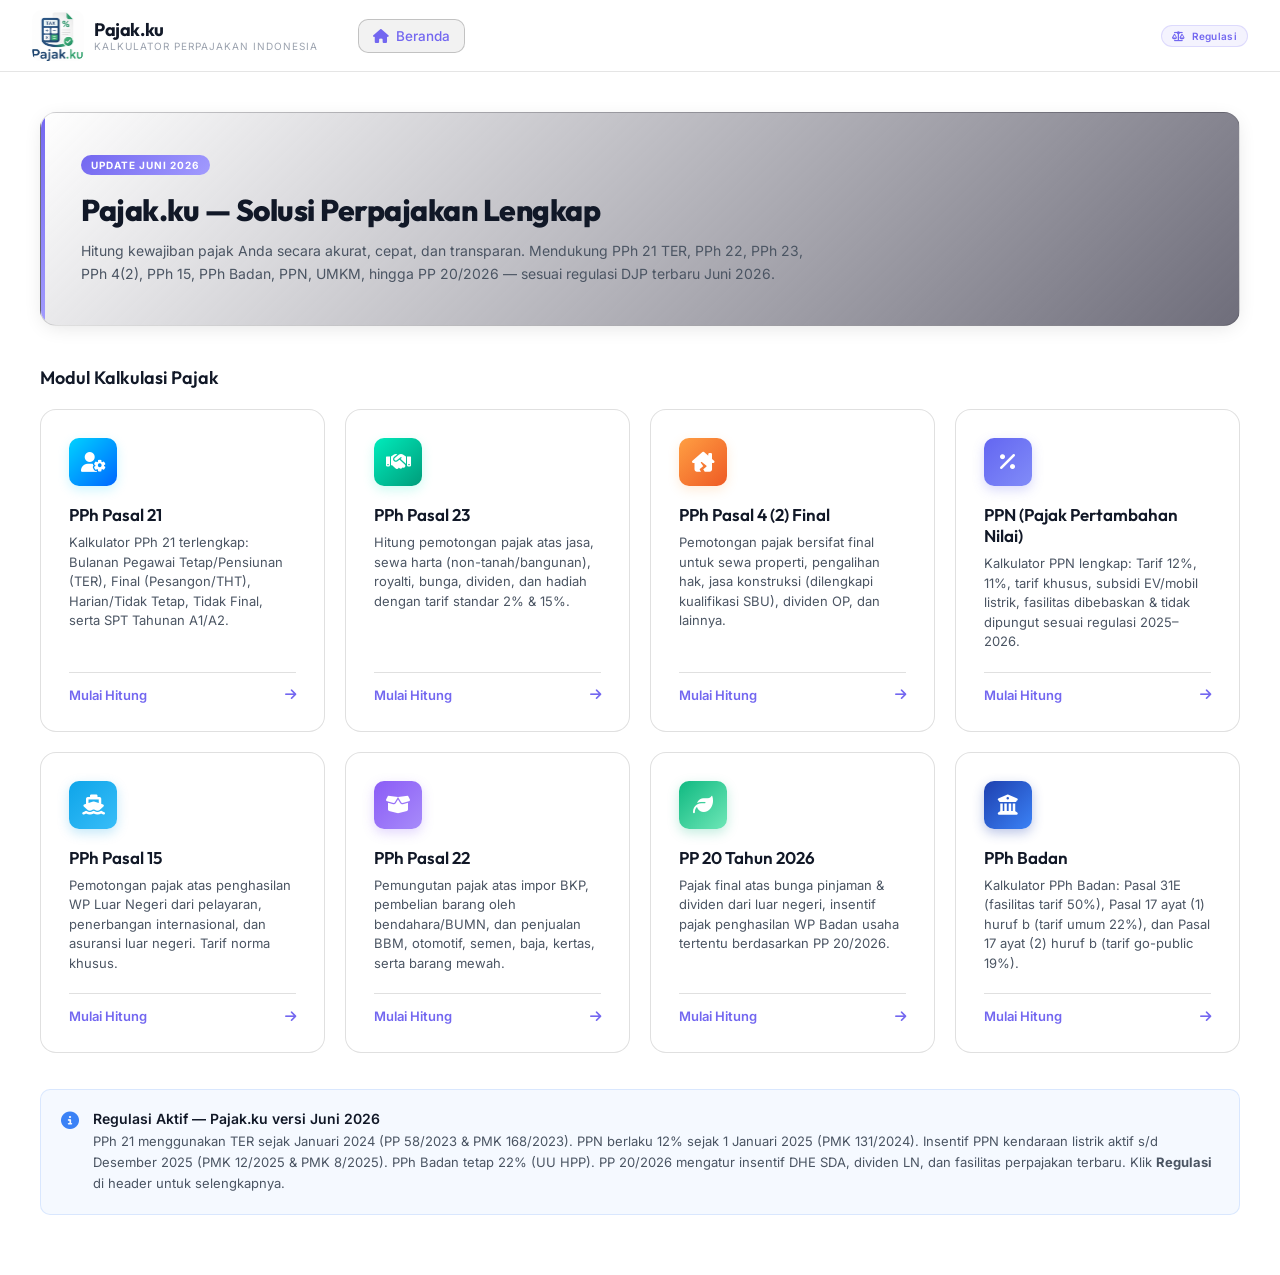
<file: index.html>
<!DOCTYPE html>
<html lang="id" data-mode="dark">
<head>
  <meta charset="UTF-8">
  <meta name="viewport" content="width=device-width, initial-scale=1.0">
  <title>Pajak.ku — Kalkulator Perpajakan Indonesia</title>
  <link rel="preconnect" href="https://fonts.googleapis.com">
  <link rel="preconnect" href="https://fonts.gstatic.com" crossorigin>
  <link href="https://fonts.googleapis.com/css2?family=Inter:wght@300;400;500;600;700&family=Outfit:wght@400;500;600;700;800&display=swap" rel="stylesheet">
  <link rel="stylesheet" href="style.css?v=2">
  <link rel="stylesheet" href="https://cdnjs.cloudflare.com/ajax/libs/font-awesome/6.4.0/css/all.min.css">
</head>
<body>

  <div class="bg-glow bg-glow-1"></div>
  <div class="bg-glow bg-glow-2"></div>

  <div class="app-container">

    <!-- ================= HEADER ================= -->
    <header class="app-header">
      <div class="header-brand" data-tab="beranda" style="cursor:pointer;" title="Kembali ke Beranda">
        <div class="brand-logo">
          <img src="Pajak.ku.png" alt="Pajak.ku Logo" class="brand-logo-img">
        </div>
        <div class="brand-text">
          <h1>Pajak.ku</h1>
          <span>Kalkulator Perpajakan Indonesia</span>
        </div>
      </div>

      <nav class="header-nav">
        <a href="#" class="nav-item active" data-tab="beranda">
          <i class="fa-solid fa-house"></i>
          <span>Beranda</span>
        </a>
      </nav>

      <div class="header-actions">
        <button class="regulation-tag regulation-tag-btn" data-tab="regulasi" title="Regulasi & Dasar Hukum">
          <i class="fa-solid fa-scale-balanced"></i> Regulasi
        </button>
      </div>
    </header>

    <!-- Main Content Area -->
    <main class="main-content">

      <!-- ================= BERANDA PANEL ================= -->
      <section id="panel-beranda" class="tab-panel active">
        <div class="welcome-banner">
          <div class="banner-content">
            <span class="badge-new">UPDATE JUNI 2026</span>
            <h2>Pajak.ku — Solusi Perpajakan Lengkap</h2>
            <p>Hitung kewajiban pajak Anda secara akurat, cepat, dan transparan. Mendukung PPh 21 TER, PPh 22, PPh 23, PPh 4(2), PPh 15, PPh Badan, PPN, UMKM, hingga PP 20/2026 — sesuai regulasi DJP terbaru Juni 2026.</p>
          </div>
        </div>

        <h3 class="section-title">Modul Kalkulasi Pajak</h3>
        <div class="menu-grid">
          <div class="menu-card" onclick="switchTab('pph21')">
            <div class="card-icon pph21-color"><i class="fa-solid fa-user-gear"></i></div>
            <h4>PPh Pasal 21</h4>
            <p>Kalkulator PPh 21 terlengkap: Bulanan Pegawai Tetap/Pensiunan (TER), Final (Pesangon/THT), Harian/Tidak Tetap, Tidak Final, serta SPT Tahunan A1/A2.</p>
            <div class="card-action"><span>Mulai Hitung</span><i class="fa-solid fa-arrow-right"></i></div>
          </div>
          <div class="menu-card" onclick="switchTab('pph23')">
            <div class="card-icon pph23-color"><i class="fa-solid fa-handshake"></i></div>
            <h4>PPh Pasal 23</h4>
            <p>Hitung pemotongan pajak atas jasa, sewa harta (non-tanah/bangunan), royalti, bunga, dividen, dan hadiah dengan tarif standar 2% &amp; 15%.</p>
            <div class="card-action"><span>Mulai Hitung</span><i class="fa-solid fa-arrow-right"></i></div>
          </div>
          <div class="menu-card" onclick="switchTab('pph42')">
            <div class="card-icon pph42-color"><i class="fa-solid fa-house-chimney-crack"></i></div>
            <h4>PPh Pasal 4 (2) Final</h4>
            <p>Pemotongan pajak bersifat final untuk sewa properti, pengalihan hak, jasa konstruksi (dilengkapi kualifikasi SBU), dividen OP, dan lainnya.</p>
            <div class="card-action"><span>Mulai Hitung</span><i class="fa-solid fa-arrow-right"></i></div>
          </div>
          <div class="menu-card" onclick="switchTab('ppn')">
            <div class="card-icon ppn-color"><i class="fa-solid fa-percent"></i></div>
            <h4>PPN (Pajak Pertambahan Nilai)</h4>
            <p>Kalkulator PPN lengkap: Tarif 12%, 11%, tarif khusus, subsidi EV/mobil listrik, fasilitas dibebaskan &amp; tidak dipungut sesuai regulasi 2025–2026.</p>
            <div class="card-action"><span>Mulai Hitung</span><i class="fa-solid fa-arrow-right"></i></div>
          </div>
          <div class="menu-card" onclick="switchTab('pph15')">
            <div class="card-icon pph15-color"><i class="fa-solid fa-ship"></i></div>
            <h4>PPh Pasal 15</h4>
            <p>Pemotongan pajak atas penghasilan WP Luar Negeri dari pelayaran, penerbangan internasional, dan asuransi luar negeri. Tarif norma khusus.</p>
            <div class="card-action"><span>Mulai Hitung</span><i class="fa-solid fa-arrow-right"></i></div>
          </div>
          <div class="menu-card" onclick="switchTab('pph22')">
            <div class="card-icon pph22-color"><i class="fa-solid fa-box-open"></i></div>
            <h4>PPh Pasal 22</h4>
            <p>Pemungutan pajak atas impor BKP, pembelian barang oleh bendahara/BUMN, dan penjualan BBM, otomotif, semen, baja, kertas, serta barang mewah.</p>
            <div class="card-action"><span>Mulai Hitung</span><i class="fa-solid fa-arrow-right"></i></div>
          </div>
          <div class="menu-card" onclick="switchTab('pp20')">
            <div class="card-icon pp20-color"><i class="fa-solid fa-leaf"></i></div>
            <h4>PP 20 Tahun 2026</h4>
            <p>Pajak final atas bunga pinjaman &amp; dividen dari luar negeri, insentif pajak penghasilan WP Badan usaha tertentu berdasarkan PP 20/2026.</p>
            <div class="card-action"><span>Mulai Hitung</span><i class="fa-solid fa-arrow-right"></i></div>
          </div>
          <div class="menu-card" onclick="switchTab('pphbadan')">
            <div class="card-icon pphbadan-color"><i class="fa-solid fa-building-columns"></i></div>
            <h4>PPh Badan</h4>
            <p>Kalkulator PPh Badan: Pasal 31E (fasilitas tarif 50%), Pasal 17 ayat (1) huruf b (tarif umum 22%), dan Pasal 17 ayat (2) huruf b (tarif go-public 19%).</p>
            <div class="card-action"><span>Mulai Hitung</span><i class="fa-solid fa-arrow-right"></i></div>
          </div>
        </div>

        <div class="info-alert-box">
          <i class="fa-solid fa-circle-info"></i>
          <div>
            <h5>Regulasi Aktif — Pajak.ku versi Juni 2026</h5>
            <p>PPh 21 menggunakan TER sejak Januari 2024 (PP 58/2023 &amp; PMK 168/2023). PPN berlaku 12% sejak 1 Januari 2025 (PMK 131/2024). Insentif PPN kendaraan listrik aktif s/d Desember 2025 (PMK 12/2025 &amp; PMK 8/2025). PPh Badan tetap 22% (UU HPP). PP 20/2026 mengatur insentif DHE SDA, dividen LN, dan fasilitas perpajakan terbaru. Klik <strong>Regulasi</strong> di header untuk selengkapnya.</p>
          </div>
        </div>
      </section>

      <!-- ================= PPh 21 PANEL ================= -->
      <section id="panel-pph21" class="tab-panel">
        <div class="panel-header-sub">
          <div class="panel-title-text">
            <h2>Kalkulator PPh Pasal 21</h2>
            <p>Pilih kategori wajib pajak dan jenis pemotongan PPh 21 di bawah ini.</p>
          </div>
          <div class="sub-tabs-container">
            <button class="sub-tab-btn active" data-subtab="pph21-tetap">Bulanan Tetap</button>
            <button class="sub-tab-btn" data-subtab="pph21-pensiun">Bulanan Pensiun</button>
            <button class="sub-tab-btn" data-subtab="pph21-final">Final (Pesangon/THT)</button>
            <button class="sub-tab-btn" data-subtab="pph21-tidak-tetap">Tidak Tetap (Harian)</button>
            <button class="sub-tab-btn" data-subtab="pph21-tahunan">Tahunan (SPT A1/A2)</button>
            <button class="sub-tab-btn" data-subtab="pph21-tidak-final">Tidak Final (Bukan Pegawai)</button>
          </div>
        </div>

        <div class="sub-content-container">
          <!-- 1. BULANAN PEGAWAI TETAP -->
          <div id="subpanel-pph21-tetap" class="sub-panel active">
            <div class="calculator-grid">
              <div class="calc-form">
                <h3>Input Data Pegawai Tetap</h3>
                <div class="scheme-group">
                  <label>Skema Perhitungan</label>
                  <div class="scheme-toggle">
                    <button class="scheme-btn active" data-scheme="gross" data-target="p21t">Gross (Bruto)</button>
                    <button class="scheme-btn" data-scheme="grossup" data-target="p21t">Gross Up (Neto Target)</button>
                  </div>
                </div>
                <div class="input-group">
                  <label for="p21t-ptkp">Status PTKP</label>
                  <select id="p21t-ptkp" class="form-control">
                    <option value="TK/0">TK/0 (Kategori A) - Rp 54.000.000</option>
                    <option value="TK/1">TK/1 (Kategori A) - Rp 58.500.000</option>
                    <option value="K/0">K/0 (Kategori A) - Rp 58.500.000</option>
                    <option value="TK/2">TK/2 (Kategori B) - Rp 63.000.000</option>
                    <option value="TK/3">TK/3 (Kategori B) - Rp 67.500.000</option>
                    <option value="K/1">K/1 (Kategori B) - Rp 63.000.000</option>
                    <option value="K/2">K/2 (Kategori B) - Rp 67.500.000</option>
                    <option value="K/3">K/3 (Kategori C) - Rp 72.000.000</option>
                  </select>
                </div>
                <div class="input-group">
                  <label for="p21t-bruto" id="p21t-bruto-label">Penghasilan Bruto Bulanan (Rp)</label>
                  <div class="input-prefix-container">
                    <span class="input-prefix">Rp</span>
                    <input type="text" id="p21t-bruto" class="form-control rupiah-input" placeholder="0">
                  </div>
                </div>
                <div class="input-group">
                  <label>Kepemilikan NPWP</label>
                  <div class="radio-group">
                    <label class="radio-label"><input type="radio" name="p21t-npwp" value="ya" checked> Ya</label>
                    <label class="radio-label"><input type="radio" name="p21t-npwp" value="tidak"> Tidak</label>
                  </div>
                </div>
                <div class="btn-action-group">
                  <button id="p21t-btn-hitung" class="btn btn-primary"><i class="fa-solid fa-calculator"></i> Hitung PPh</button>
                  <button id="p21t-btn-reset" class="btn btn-secondary">Reset</button>
                </div>
              </div>
              <div class="calc-result" id="p21t-result-card">
                <div class="result-placeholder">
                  <i class="fa-solid fa-calculator-simple"></i>
                  <p>Masukkan data di sebelah kiri dan klik tombol <strong>Hitung PPh</strong> untuk menampilkan hasil perhitungan.</p>
                </div>
                <div class="result-display hidden" id="p21t-result-content">
                  <h3 class="result-title" id="p21t-res-title">Hasil Perhitungan Bulanan (Masa)</h3>
                  <div class="result-summary">
                    <span class="summary-label">PPh Pasal 21 Terutang (Bulanan)</span>
                    <span class="summary-value" id="p21t-res-total">Rp 0</span>
                  </div>
                  <hr>
                  <div class="result-details">
                    <div class="detail-row" id="p21t-res-gross-row" style="display:none;">
                      <span>Penghasilan Bruto (Gross Up)</span>
                      <strong id="p21t-res-gross">Rp 0</strong>
                    </div>
                    <div class="detail-row">
                      <span id="p21t-res-input-label">Penghasilan Bruto</span>
                      <strong id="p21t-res-bruto">Rp 0</strong>
                    </div>
                    <div class="detail-row">
                      <span>Status PTKP</span>
                      <strong id="p21t-res-ptkp">TK/0</strong>
                    </div>
                    <div class="detail-row">
                      <span>Kategori TER</span>
                      <strong id="p21t-res-kategori">Kategori A</strong>
                    </div>
                    <div class="detail-row">
                      <span>Tarif TER Terpilih</span>
                      <strong id="p21t-res-tarif">0%</strong>
                    </div>
                    <div class="detail-row" id="p21t-res-npwp-penalty-row">
                      <span>Faktor Tanpa NPWP</span>
                      <strong class="text-danger">+20% (1.2x)</strong>
                    </div>
                    <div class="detail-row" id="p21t-res-net-row" style="display:none;">
                      <span>Take Home Pay (Neto)</span>
                      <strong id="p21t-res-net">Rp 0</strong>
                    </div>
                  </div>
                  <div class="result-explanation">
                    <p><i class="fa-solid fa-circle-info"></i> Nilai PPh ini dipotong setiap bulan dari masa <strong>Januari s/d November</strong>. Pada bulan <strong>Desember</strong>, PPh dihitung kembali menggunakan tarif tahunan progresif (Pasal 17).</p>
                  </div>
                  <button class="btn btn-outline btn-print" onclick="window.print()"><i class="fa-solid fa-print"></i> Cetak Hasil</button>
                </div>
              </div>
            </div>
          </div>

          <!-- 2. BULANAN PENERIMA PENSIUN BERKALA -->
          <div id="subpanel-pph21-pensiun" class="sub-panel">
            <div class="calculator-grid">
              <div class="calc-form">
                <h3>Input Penerima Pensiun Berkala</h3>
                <div class="scheme-group">
                  <label>Skema Perhitungan</label>
                  <div class="scheme-toggle">
                    <button class="scheme-btn active" data-scheme="gross" data-target="p21p">Gross (Bruto)</button>
                    <button class="scheme-btn" data-scheme="grossup" data-target="p21p">Gross Up (Neto Target)</button>
                  </div>
                </div>
                <div class="input-group">
                  <label for="p21p-ptkp">Status PTKP Pensiunan</label>
                  <select id="p21p-ptkp" class="form-control">
                    <option value="TK/0">TK/0 (Kategori A)</option>
                    <option value="TK/1">TK/1 (Kategori A)</option>
                    <option value="K/0">K/0 (Kategori A)</option>
                    <option value="TK/2">TK/2 (Kategori B)</option>
                    <option value="TK/3">TK/3 (Kategori B)</option>
                    <option value="K/1">K/1 (Kategori B)</option>
                    <option value="K/2">K/2 (Kategori B)</option>
                    <option value="K/3">K/3 (Kategori C)</option>
                  </select>
                </div>
                <div class="input-group">
                  <label for="p21p-bruto" id="p21p-bruto-label">Uang Pensiun Bulanan Bruto (Rp)</label>
                  <div class="input-prefix-container">
                    <span class="input-prefix">Rp</span>
                    <input type="text" id="p21p-bruto" class="form-control rupiah-input" placeholder="0">
                  </div>
                </div>
                <div class="input-group">
                  <label>Kepemilikan NPWP</label>
                  <div class="radio-group">
                    <label class="radio-label"><input type="radio" name="p21p-npwp" value="ya" checked> Ya</label>
                    <label class="radio-label"><input type="radio" name="p21p-npwp" value="tidak"> Tidak</label>
                  </div>
                </div>
                <div class="btn-action-group">
                  <button id="p21p-btn-hitung" class="btn btn-primary"><i class="fa-solid fa-calculator"></i> Hitung PPh</button>
                  <button id="p21p-btn-reset" class="btn btn-secondary">Reset</button>
                </div>
              </div>
              <div class="calc-result" id="p21p-result-card">
                <div class="result-placeholder">
                  <i class="fa-solid fa-calculator-simple"></i>
                  <p>Masukkan data di sebelah kiri dan klik tombol <strong>Hitung PPh</strong> untuk menampilkan hasil perhitungan.</p>
                </div>
                <div class="result-display hidden" id="p21p-result-content">
                  <h3 class="result-title" id="p21p-res-title">Hasil Perhitungan Pensiun Berkala</h3>
                  <div class="result-summary">
                    <span class="summary-label">PPh Pasal 21 Terutang (Bulanan)</span>
                    <span class="summary-value" id="p21p-res-total">Rp 0</span>
                  </div>
                  <hr>
                  <div class="result-details">
                    <div class="detail-row" id="p21p-res-gross-row" style="display:none;">
                      <span>Uang Pensiun Bruto (Gross Up)</span>
                      <strong id="p21p-res-gross">Rp 0</strong>
                    </div>
                    <div class="detail-row">
                      <span id="p21p-res-input-label">Uang Pensiun Bruto</span>
                      <strong id="p21p-res-bruto">Rp 0</strong>
                    </div>
                    <div class="detail-row">
                      <span>Status PTKP</span>
                      <strong id="p21p-res-ptkp">TK/0</strong>
                    </div>
                    <div class="detail-row">
                      <span>Kategori TER</span>
                      <strong id="p21p-res-kategori">Kategori A</strong>
                    </div>
                    <div class="detail-row">
                      <span>Tarif TER</span>
                      <strong id="p21p-res-tarif">0%</strong>
                    </div>
                    <div class="detail-row" id="p21p-res-npwp-penalty-row">
                      <span>Faktor Tanpa NPWP</span>
                      <strong class="text-danger">+20% (1.2x)</strong>
                    </div>
                    <div class="detail-row" id="p21p-res-net-row" style="display:none;">
                      <span>Take Home Pay (Neto)</span>
                      <strong id="p21p-res-net">Rp 0</strong>
                    </div>
                  </div>
                  <div class="result-explanation">
                    <p><i class="fa-solid fa-circle-info"></i> Sesuai PMK 168/2023, Penerima Pensiun Berkala dikenakan pemotongan TER dari masa Januari s/d November, dan disetahunkan di bulan Desember.</p>
                  </div>
                  <button class="btn btn-outline btn-print" onclick="window.print()"><i class="fa-solid fa-print"></i> Cetak Hasil</button>
                </div>
              </div>
            </div>
          </div>

          <!-- 3. PPh 21 FINAL -->
          <div id="subpanel-pph21-final" class="sub-panel">
            <div class="calculator-grid">
              <div class="calc-form">
                <h3>Input PPh 21 Final (Sekaligus)</h3>
                <div class="scheme-group">
                  <label>Skema Perhitungan</label>
                  <div class="scheme-toggle">
                    <button class="scheme-btn active" data-scheme="gross" data-target="p21f">Gross (Bruto)</button>
                    <button class="scheme-btn" data-scheme="grossup" data-target="p21f">Gross Up (Neto Target)</button>
                  </div>
                </div>
                <div class="input-group">
                  <label for="p21f-jenis">Jenis Penghasilan Final</label>
                  <select id="p21f-jenis" class="form-control">
                    <option value="pesangon">Uang Pesangon (Dibayar Sekaligus)</option>
                    <option value="manfaat_pensiun">Uang Manfaat Pensiun, THT, JHT (Dibayar Sekaligus)</option>
                    <option value="apbn_apbd">Honor &amp; Imbalan PNS/TNI/Polri dibebankan APBN/APBD</option>
                  </select>
                </div>
                <div class="input-group" id="p21f-golongan-group" style="display:none;">
                  <label for="p21f-golongan">Golongan PNS/TNI/Polri</label>
                  <select id="p21f-golongan" class="form-control">
                    <option value="I_II">Golongan I &amp; II / Tamtama &amp; Bintara (Tarif 0%)</option>
                    <option value="III">Golongan III / Perwira Pertama (Tarif 5%)</option>
                    <option value="IV">Golongan IV / Perwira Menengah &amp; Tinggi (Tarif 15%)</option>
                  </select>
                </div>
                <div class="input-group">
                  <label for="p21f-bruto" id="p21f-bruto-label">Jumlah Penghasilan Bruto (Rp)</label>
                  <div class="input-prefix-container">
                    <span class="input-prefix">Rp</span>
                    <input type="text" id="p21f-bruto" class="form-control rupiah-input" placeholder="0">
                  </div>
                </div>
                <div class="btn-action-group">
                  <button id="p21f-btn-hitung" class="btn btn-primary"><i class="fa-solid fa-calculator"></i> Hitung PPh Final</button>
                  <button id="p21f-btn-reset" class="btn btn-secondary">Reset</button>
                </div>
              </div>
              <div class="calc-result" id="p21f-result-card">
                <div class="result-placeholder">
                  <i class="fa-solid fa-calculator-simple"></i>
                  <p>Masukkan data bruto dan klik <strong>Hitung PPh Final</strong> untuk menghitung tarif progresif berlapis.</p>
                </div>
                <div class="result-display hidden" id="p21f-result-content">
                  <h3 class="result-title" id="p21f-res-title">Hasil Perhitungan PPh 21 Final</h3>
                  <div class="result-summary">
                    <span class="summary-label">Total PPh 21 Final Terutang</span>
                    <span class="summary-value" id="p21f-res-total">Rp 0</span>
                  </div>
                  <div class="effective-rate-box">
                    <span>Tarif Efektif Rata-rata Rill:</span>
                    <strong id="p21f-res-efektif-rate">0.00%</strong>
                  </div>
                  <hr>
                  <div class="result-details" id="p21f-res-grossup-detail" style="display:none;">
                    <div class="detail-row">
                      <span>Neto Target (Input)</span>
                      <strong id="p21f-res-neto-input">Rp 0</strong>
                    </div>
                    <div class="detail-row">
                      <span>Bruto Gross Up</span>
                      <strong id="p21f-res-gross">Rp 0</strong>
                    </div>
                  </div>
                  <h4>Rincian Perhitungan Progresif:</h4>
                  <div class="breakdown-container" id="p21f-res-breakdown"></div>
                  <button class="btn btn-outline btn-print" onclick="window.print()"><i class="fa-solid fa-print"></i> Cetak Hasil</button>
                </div>
              </div>
            </div>
          </div>

          <!-- 4. PPh 21 TIDAK TETAP / HARIAN -->
          <div id="subpanel-pph21-tidak-tetap" class="sub-panel">
            <div class="calculator-grid">
              <div class="calc-form">
                <h3>Input Pegawai Tidak Tetap (Harian)</h3>
                <div class="scheme-group">
                  <label>Skema Perhitungan</label>
                  <div class="scheme-toggle">
                    <button class="scheme-btn active" data-scheme="gross" data-target="p21tt">Gross (Bruto)</button>
                    <button class="scheme-btn" data-scheme="grossup" data-target="p21tt">Gross Up (Neto Target)</button>
                  </div>
                </div>
                <div class="input-group">
                  <label for="p21tt-bruto" id="p21tt-bruto-label">Upah / Penghasilan Harian Bruto (Rp)</label>
                  <div class="input-prefix-container">
                    <span class="input-prefix">Rp</span>
                    <input type="text" id="p21tt-bruto" class="form-control rupiah-input" placeholder="0">
                  </div>
                </div>
                <div class="input-group">
                  <label for="p21tt-hari">Jumlah Hari Kerja dalam Bulan (Optional)</label>
                  <input type="number" id="p21tt-hari" class="form-control" placeholder="1" min="1" max="31">
                  <span class="input-hint">Digunakan untuk melihat estimasi potongan bulanan</span>
                </div>
                <div class="input-group">
                  <label>Kepemilikan NPWP</label>
                  <div class="radio-group">
                    <label class="radio-label"><input type="radio" name="p21tt-npwp" value="ya" checked> Ya</label>
                    <label class="radio-label"><input type="radio" name="p21tt-npwp" value="tidak"> Tidak</label>
                  </div>
                </div>
                <div class="btn-action-group">
                  <button id="p21tt-btn-hitung" class="btn btn-primary"><i class="fa-solid fa-calculator"></i> Hitung PPh</button>
                  <button id="p21tt-btn-reset" class="btn btn-secondary">Reset</button>
                </div>
              </div>
              <div class="calc-result" id="p21tt-result-card">
                <div class="result-placeholder">
                  <i class="fa-solid fa-calculator-simple"></i>
                  <p>Masukkan data upah harian dan klik <strong>Hitung PPh</strong> untuk menghitung tarif pemotongan.</p>
                </div>
                <div class="result-display hidden" id="p21tt-result-content">
                  <h3 class="result-title" id="p21tt-res-title">Hasil Perhitungan Pegawai Tidak Tetap</h3>
                  <div class="result-summary">
                    <span class="summary-label">PPh 21 Terutang Harian</span>
                    <span class="summary-value" id="p21tt-res-total">Rp 0</span>
                  </div>
                  <div class="result-summary sub-summary" id="p21tt-res-total-bulanan-box">
                    <span class="summary-label">Estimasi PPh 21 Sebulan (<span id="p21tt-res-hari-count">0</span> hari)</span>
                    <strong id="p21tt-res-total-bulanan">Rp 0</strong>
                  </div>
                  <hr>
                  <div class="result-details">
                    <div class="detail-row" id="p21tt-res-gross-row" style="display:none;">
                      <span>Upah Bruto (Gross Up)</span>
                      <strong id="p21tt-res-gross">Rp 0</strong>
                    </div>
                    <div class="detail-row">
                      <span id="p21tt-res-input-label">Upah Harian Bruto</span>
                      <strong id="p21tt-res-bruto">Rp 0</strong>
                    </div>
                    <div class="detail-row">
                      <span>Metode Pemotongan</span>
                      <strong id="p21tt-res-metode">-</strong>
                    </div>
                    <div class="detail-row">
                      <span>Tarif Pajak</span>
                      <strong id="p21tt-res-tarif">0%</strong>
                    </div>
                    <div class="detail-row" id="p21tt-res-npwp-penalty-row">
                      <span>Faktor Tanpa NPWP</span>
                      <strong class="text-danger">+20% (1.2x)</strong>
                    </div>
                  </div>
                  <div class="result-explanation">
                    <p><i class="fa-solid fa-circle-info"></i> Skema: 1. ≤ Rp 450rb/hari: 0% &nbsp; 2. > Rp 450rb s/d Rp 2,5jt/hari: 0,5% &nbsp; 3. > Rp 2,5jt/hari: Progresif Pasal 17.</p>
                  </div>
                  <button class="btn btn-outline btn-print" onclick="window.print()"><i class="fa-solid fa-print"></i> Cetak Hasil</button>
                </div>
              </div>
            </div>
          </div>

          <!-- 5. PPh 21 TAHUNAN -->
          <div id="subpanel-pph21-tahunan" class="sub-panel">
            <div class="calculator-grid">
              <div class="calc-form">
                <h3>Input PPh 21 Tahunan (SPT A1/A2)</h3>
                <div class="scheme-group">
                  <label>Skema Perhitungan</label>
                  <div class="scheme-toggle">
                    <button class="scheme-btn active" data-scheme="gross" data-target="p21th">Gross (Bruto)</button>
                    <button class="scheme-btn" data-scheme="grossup" data-target="p21th">Gross Up (Neto Target)</button>
                  </div>
                </div>
                <div class="input-grid-2">
                  <div class="input-group">
                    <label for="p21th-ptkp">Status PTKP</label>
                    <select id="p21th-ptkp" class="form-control">
                      <option value="TK/0">TK/0 - Rp 54.000.000</option>
                      <option value="TK/1">TK/1 - Rp 58.500.000</option>
                      <option value="TK/2">TK/2 - Rp 63.000.000</option>
                      <option value="TK/3">TK/3 - Rp 67.500.000</option>
                      <option value="K/0">K/0 - Rp 58.500.000</option>
                      <option value="K/1">K/1 - Rp 63.000.000</option>
                      <option value="K/2">K/2 - Rp 67.500.000</option>
                      <option value="K/3">K/3 - Rp 72.000.000</option>
                    </select>
                  </div>
                  <div class="input-group">
                    <label>Skema Masa Perhitungan</label>
                    <div class="radio-group">
                      <label class="radio-label"><input type="radio" name="p21th-skema" value="setahun" checked> Setahun Penuh</label>
                      <label class="radio-label"><input type="radio" name="p21th-skema" value="disetahunkan"> Disetahunkan</label>
                    </div>
                  </div>
                </div>
                <div class="input-grid-2">
                  <div class="input-group">
                    <label for="p21th-masa-awal">Masa Penghasilan Awal</label>
                    <select id="p21th-masa-awal" class="form-control">
                      <option value="1" selected>Januari</option><option value="2">Februari</option><option value="3">Maret</option>
                      <option value="4">April</option><option value="5">Mei</option><option value="6">Juni</option>
                      <option value="7">Juli</option><option value="8">Agustus</option><option value="9">September</option>
                      <option value="10">Oktober</option><option value="11">November</option><option value="12">Desember</option>
                    </select>
                  </div>
                  <div class="input-group">
                    <label for="p21th-masa-akhir">Masa Penghasilan Akhir</label>
                    <select id="p21th-masa-akhir" class="form-control">
                      <option value="1">Januari</option><option value="2">Februari</option><option value="3">Maret</option>
                      <option value="4">April</option><option value="5">Mei</option><option value="6">Juni</option>
                      <option value="7">Juli</option><option value="8">Agustus</option><option value="9">September</option>
                      <option value="10">Oktober</option><option value="11">November</option><option value="12" selected>Desember</option>
                    </select>
                  </div>
                </div>
                <div class="input-group">
                  <label for="p21th-bruto" id="p21th-bruto-label">Penghasilan Bruto (Rp)</label>
                  <div class="input-prefix-container">
                    <span class="input-prefix">Rp</span>
                    <input type="text" id="p21th-bruto" class="form-control rupiah-input" placeholder="0">
                  </div>
                  <span class="input-hint">Nilai bruto sesuai rentang masa yang dipilih (akumulatif)</span>
                </div>
                <div class="input-grid-2">
                  <div class="input-group">
                    <div class="checkbox-row">
                      <input type="checkbox" id="p21th-auto-jabatan" checked>
                      <label for="p21th-auto-jabatan">Hitung Biaya Jabatan Otomatis (5%)</label>
                    </div>
                  </div>
                  <div class="input-group" id="p21th-jabatan-manual-group" style="display:none;">
                    <label for="p21th-jabatan">Biaya Jabatan Manual (Rp)</label>
                    <div class="input-prefix-container">
                      <span class="input-prefix">Rp</span>
                      <input type="text" id="p21th-jabatan" class="form-control rupiah-input" placeholder="0">
                    </div>
                  </div>
                </div>
                <div class="input-group">
                  <label for="p21th-pensiun">Iuran Pensiun / JHT / THT (Dibayar Sendiri) (Rp)</label>
                  <div class="input-prefix-container">
                    <span class="input-prefix">Rp</span>
                    <input type="text" id="p21th-pensiun" class="form-control rupiah-input" placeholder="0">
                  </div>
                </div>
                <div class="input-group">
                  <label>Kepemilikan NPWP</label>
                  <div class="radio-group">
                    <label class="radio-label"><input type="radio" name="p21th-npwp" value="ya" checked> Ya</label>
                    <label class="radio-label"><input type="radio" name="p21th-npwp" value="tidak"> Tidak</label>
                  </div>
                </div>
                <div class="btn-action-group">
                  <button id="p21th-btn-hitung" class="btn btn-primary"><i class="fa-solid fa-calculator"></i> Hitung PPh Setahun</button>
                  <button id="p21th-btn-reset" class="btn btn-secondary">Reset</button>
                </div>
              </div>
              <div class="calc-result" id="p21th-result-card">
                <div class="result-placeholder">
                  <i class="fa-solid fa-calculator-simple"></i>
                  <p>Masukkan parameter SPT Tahunan dan klik <strong>Hitung PPh Setahun</strong> untuk melihat simulasi perhitungan DJP.</p>
                </div>
                <div class="result-display hidden" id="p21th-result-content">
                  <h3 class="result-title" id="p21th-res-title">Hasil Perhitungan Tahunan (SPT A1/A2)</h3>
                  <div class="result-summary">
                    <span class="summary-label">PPh 21 Terutang Rill (Sebenarnya)</span>
                    <span class="summary-value" id="p21th-res-total">Rp 0</span>
                  </div>
                  <div class="effective-rate-box" id="p21th-res-disetahunkan-summary-box" style="display:none;">
                    <span>PPh Terutang Setahun (Simulasi):</span>
                    <strong id="p21th-res-total-setahun-simulasi">Rp 0</strong>
                  </div>
                  <hr>
                  <h4>Breakdown Perhitungan:</h4>
                  <div class="result-details">
                    <div class="detail-row" id="p21th-res-grossup-row" style="display:none;">
                      <span>Neto / Take Home Pay (Target)</span>
                      <strong id="p21th-res-neto-target">Rp 0</strong>
                    </div>
                    <div class="detail-row">
                      <span id="p21th-res-bruto-label">Penghasilan Bruto Masa Kerja</span>
                      <strong id="p21th-res-bruto">Rp 0</strong>
                    </div>
                    <div class="detail-row">
                      <span>Masa Kerja</span>
                      <strong id="p21th-res-bulan">0 bulan</strong>
                    </div>
                    <div class="detail-row">
                      <span>Pengurang: Biaya Jabatan</span>
                      <strong id="p21th-res-jabatan" class="text-danger">-Rp 0</strong>
                    </div>
                    <div class="detail-row">
                      <span>Pengurang: Iuran Pensiun</span>
                      <strong id="p21th-res-pensiun" class="text-danger">-Rp 0</strong>
                    </div>
                    <div class="detail-row highlight">
                      <span>Penghasilan Neto</span>
                      <strong id="p21th-res-neto">Rp 0</strong>
                    </div>
                    <div class="detail-row" id="p21th-res-row-neto-setahun" style="display:none;">
                      <span>Penghasilan Neto Disetahunkan</span>
                      <strong id="p21th-res-neto-setahun">Rp 0</strong>
                    </div>
                    <div class="detail-row">
                      <span>PTKP (<span id="p21th-res-ptkp-status">TK/0</span>)</span>
                      <strong id="p21th-res-ptkp-val" class="text-danger">-Rp 0</strong>
                    </div>
                    <div class="detail-row highlight font-large">
                      <span>Penghasilan Kena Pajak (PKP)</span>
                      <strong id="p21th-res-pkp">Rp 0</strong>
                    </div>
                  </div>
                  <h4>Rincian Lapisan Tarif Pasal 17:</h4>
                  <div class="breakdown-container" id="p21th-res-breakdown"></div>
                  <button class="btn btn-outline btn-print" onclick="window.print()"><i class="fa-solid fa-print"></i> Cetak Formulir Hasil</button>
                </div>
              </div>
            </div>
          </div>

          <!-- 6. PPh 21 TIDAK FINAL (BUKAN PEGAWAI / NON-FINAL) -->
          <div id="subpanel-pph21-tidak-final" class="sub-panel">
            <div class="calculator-grid">
              <div class="calc-form">
                <h3>Input PPh 21 Tidak Final — Bukan Pegawai &amp; Non-Final</h3>

                <!-- Info box -->
                <div class="ppn-info-box" id="p21nf-info-box">
                  <i class="fa-solid fa-circle-info"></i>
                  <p id="p21nf-info-text">PPh 21 Tidak Final dikenakan atas penghasilan bukan pegawai, mantan pegawai, anggota dewan, dan peserta kegiatan. Penghasilan ini <strong>digabungkan</strong> dalam SPT Tahunan WP Orang Pribadi penerima.</p>
                </div>

                <!-- Kode Objek Pajak -->
                <div class="input-group">
                  <label for="p21nf-kop">Kode &amp; Objek Pajak PPh 21 Tidak Final</label>
                  <select id="p21nf-kop" class="form-control">
                    <optgroup label="── 21-100 Bukan Pegawai ──">
                      <option value="21-100-01" data-tarif-type="50persen_bruto" data-desc="Tarif Pasal 17 × 50% × Bruto. Untuk dokter, pengacara, notaris, konsultan, akuntan, arsitek, penilai, aktuaris yang memberikan jasa tidak dalam hubungan kerja (PMK 252/2008).">21-100-01 · Tenaga Ahli Profesional (Dokter, Pengacara, Konsultan, dll.)</option>
                      <option value="21-100-02" data-tarif-type="50persen_bruto" data-desc="Tarif Pasal 17 × 50% × Bruto. Seniman, olahragawan, pembawa acara, bintang iklan, sutradara, kru film, foto model, pelawak, yang tidak berstatus pegawai tetap.">21-100-02 · Seniman, Olahragawan, Pembawa Acara, Bintang Iklan</option>
                      <option value="21-100-03" data-tarif-type="50persen_bruto" data-desc="Tarif Pasal 17 × 50% × Bruto. Pegawai tidak tetap yang menerima penghasilan tidak secara bulanan (per proyek/kegiatan) dan tidak dikenai tarif harian.">21-100-03 · Pegawai Tidak Tetap (Per Proyek/Kegiatan)</option>
                      <option value="21-100-04" data-tarif-type="50persen_bruto" data-desc="Tarif Pasal 17 × 50% × Bruto. Distributor pemasaran berjenjang (Multi-Level Marketing) atas komisi/bonus yang diterima.">21-100-04 · Distributor Pemasaran Berjenjang (MLM)</option>
                      <option value="21-100-05" data-tarif-type="50persen_bruto" data-desc="Tarif Pasal 17 × 50% × Bruto. Agen asuransi jiwa, asuransi kerugian, agen reasuransi yang bukan pegawai tetap.">21-100-05 · Agen Asuransi</option>
                      <option value="21-100-06" data-tarif-type="50persen_bruto" data-desc="Tarif Pasal 17 × 50% × Bruto. Penjaja barang dagangan (pramuniaga, sales lapangan) yang bukan berstatus pegawai tetap.">21-100-06 · Penjaja Barang Dagangan</option>
                      <option value="21-100-07" data-tarif-type="50persen_bruto" data-desc="Tarif Pasal 17 × 50% × Bruto. Tenaga ahli (misalnya IT, insinyur, dokter spesialis) yang memberikan jasa secara mandiri/freelance.">21-100-07 · Tenaga Ahli Mandiri / Freelancer</option>
                      <option value="21-100-08" data-tarif-type="50persen_bruto" data-desc="Tarif Pasal 17 × 50% × Bruto. Seniman/artis yang tampil atas nama pribadi, bukan lembaga/manajemen.">21-100-08 · Seniman / Artis Perorangan</option>
                    </optgroup>
                    <optgroup label="── 21-400 Dewan Komisaris / Pengawas ──">
                      <option value="21-401" data-tarif-type="pasal17_penuh" data-desc="Tarif Pasal 17 × Bruto (tanpa pengurangan 50%). Berlaku untuk anggota dewan komisaris atau dewan pengawas yang tidak merangkap sebagai pegawai tetap perusahaan (PMK 252/2008 Pasal 9).">21-401 · Honorarium Dewan Komisaris / Dewan Pengawas (Non-Pegawai Tetap)</option>
                      <option value="21-402" data-tarif-type="pasal17_penuh" data-desc="Tarif Pasal 17 × Bruto. Mantan pegawai yang menerima jasa produksi, tantiem, gratifikasi, bonus, atau imbalan lain setelah purna tugas.">21-402 · Jasa Produksi / Tantiem / Bonus Mantan Pegawai</option>
                    </optgroup>
                    <optgroup label="── 21-402 Penarikan Dana Pensiun ──">
                      <option value="21-402-pensiun" data-tarif-type="pasal17_penuh" data-desc="Tarif Pasal 17 × Bruto. Penarikan dana pensiun oleh peserta program pensiun yang masih berstatus pegawai aktif (iuran yang dibayar sendiri oleh karyawan, bukan pemberi kerja).">21-402 · Penarikan Dana Pensiun oleh Peserta Aktif</option>
                    </optgroup>
                    <optgroup label="── 21-100 Peserta Kegiatan ──">
                      <option value="21-100-pk" data-tarif-type="pasal17_penuh" data-desc="Tarif Pasal 17 × Bruto. Penghasilan berupa uang saku, uang representasi, uang rapat, honorarium, hadiah, atau penghargaan yang diterima oleh peserta perlombaan, kegiatan seni, olahraga, rapat, konferensi, seminar (PMK 252/2008 Pasal 10).">21-100 · Peserta Kegiatan (Seminar, Lomba, Rapat, Olahraga, dll.)</option>
                    </optgroup>
                    <optgroup label="── 21-499 Lainnya ──">
                      <option value="21-499" data-tarif-type="pasal17_penuh" data-desc="Tarif Pasal 17 × Bruto. Penghasilan lain yang tidak masuk kategori di atas, bukan bersifat final, dan dipotong PPh 21 oleh pemberi penghasilan.">21-499 · Penghasilan Tidak Final Lainnya</option>
                    </optgroup>
                  </select>
                </div>

                <div class="scheme-group">
                  <label>Skema Perhitungan</label>
                  <div class="scheme-toggle">
                    <button class="scheme-btn active" data-scheme="gross" data-target="p21nf">Gross (Bruto)</button>
                    <button class="scheme-btn" data-scheme="grossup" data-target="p21nf">Gross Up (Neto Target)</button>
                  </div>
                </div>
                <!-- DPP Kumulatif -->
                <div class="input-group">
                  <label for="p21nf-bruto" id="p21nf-bruto-label">Penghasilan Bruto yang Dibayarkan Saat Ini (Rp)</label>
                  <div class="input-prefix-container">
                    <span class="input-prefix">Rp</span>
                    <input type="text" id="p21nf-bruto" class="form-control rupiah-input" placeholder="0">
                  </div>
                  <span class="input-hint">Nilai pembayaran/honorarium pada transaksi ini.</span>
                </div>

                <!-- Akumulasi sebelumnya (untuk 50% DPP kumulatif) -->
                <div class="input-group" id="p21nf-kumulatif-group">
                  <label for="p21nf-kumulatif">Akumulasi Bruto Sebelumnya dalam Tahun Ini (Rp)</label>
                  <div class="input-prefix-container">
                    <span class="input-prefix">Rp</span>
                    <input type="text" id="p21nf-kumulatif" class="form-control rupiah-input" placeholder="0">
                  </div>
                  <span class="input-hint">Total pembayaran kepada penerima yang sama dalam tahun pajak berjalan, sebelum pembayaran ini. Isi 0 jika ini adalah pembayaran pertama.</span>
                </div>

                <!-- NPWP -->
                <div class="input-group">
                  <label>Kepemilikan NPWP Penerima</label>
                  <div class="radio-group">
                    <label class="radio-label"><input type="radio" name="p21nf-npwp" value="ya" checked> Ya (Tarif Normal)</label>
                    <label class="radio-label"><input type="radio" name="p21nf-npwp" value="tidak"> Tidak (+20% / 1,2×)</label>
                  </div>
                </div>

                <div class="btn-action-group">
                  <button id="p21nf-btn-hitung" class="btn btn-primary"><i class="fa-solid fa-calculator"></i> Hitung PPh 21</button>
                  <button id="p21nf-btn-reset" class="btn btn-secondary">Reset</button>
                </div>
              </div>

              <!-- Hasil PPh 21 Tidak Final -->
              <div class="calc-result" id="p21nf-result-card">
                <div class="result-placeholder">
                  <i class="fa-solid fa-calculator-simple"></i>
                  <p>Pilih kode objek pajak, masukkan nilai bruto, lalu klik <strong>Hitung PPh 21</strong>.</p>
                </div>
                <div class="result-display hidden" id="p21nf-result-content">
                  <h3 class="result-title" id="p21nf-res-title">PPh 21 Tidak Final</h3>

                  <!-- Badge status -->
                  <div class="ppn-status-badge badge-normal" id="p21nf-res-badge" style="margin-bottom:14px;"></div>

                  <div class="result-summary">
                    <span class="summary-label">PPh 21 Terutang (Dipotong Saat Ini)</span>
                    <span class="summary-value" id="p21nf-res-total">Rp 0</span>
                  </div>
                  <hr>

                  <!-- Rincian DPP -->
                  <div class="result-details">
                    <div class="detail-row">
                      <span>Kode Objek Pajak</span>
                      <strong id="p21nf-res-kop">-</strong>
                    </div>
                    <div class="detail-row" id="p21nf-res-gross-row" style="display:none;">
                      <span>Bruto Gross Up</span>
                      <strong id="p21nf-res-gross">Rp 0</strong>
                    </div>
                    <div class="detail-row">
                      <span id="p21nf-res-input-label">Bruto Transaksi Ini</span>
                      <strong id="p21nf-res-bruto">Rp 0</strong>
                    </div>
                    <div class="detail-row" id="p21nf-res-kumulatif-row">
                      <span>Akumulasi Bruto Sebelumnya</span>
                      <strong id="p21nf-res-kumulatif">Rp 0</strong>
                    </div>
                    <div class="detail-row" id="p21nf-res-dpp-row">
                      <span id="p21nf-res-dpp-label">DPP (50% × Bruto)</span>
                      <strong id="p21nf-res-dpp">Rp 0</strong>
                    </div>
                    <div class="detail-row" id="p21nf-res-kum-dpp-row" style="display:none;">
                      <span>Akumulasi DPP s/d Transaksi Ini</span>
                      <strong id="p21nf-res-kum-dpp">Rp 0</strong>
                    </div>
                    <div class="detail-row" id="p21nf-res-npwp-row">
                      <span>Faktor Tanpa NPWP</span>
                      <strong class="text-danger">× 1,2 (tambah 20%)</strong>
                    </div>
                  </div>

                  <hr>
                  <!-- Rincian tarif progresif -->
                  <h4>Rincian Tarif Pasal 17 atas DPP:</h4>
                  <div class="breakdown-container" id="p21nf-res-breakdown"></div>

                  <div class="result-explanation" id="p21nf-res-note-box">
                    <p id="p21nf-res-note"><i class="fa-solid fa-circle-info"></i> —</p>
                  </div>

                  <button class="btn btn-outline btn-print" onclick="window.print()">
                    <i class="fa-solid fa-print"></i> Cetak Hasil
                  </button>
                </div>
              </div>
            </div>

            <!-- Tabel Referensi Kode Objek Pajak -->
            <div class="p21nf-ref-section">
              <div class="settings-section-title" style="margin: 28px 0 16px; font-size:15px;">
                <i class="fa-solid fa-table-list"></i> Referensi Kode Objek Pajak PPh 21 Tidak Final
              </div>
              <div class="table-card">
                <div class="table-header-info">
                  <h4>Daftar Kode Objek Pajak &amp; Metode Hitung</h4>
                  <span>PMK 252/PMK.03/2008 &amp; perubahannya</span>
                </div>
                <div class="table-responsive">
                  <table class="data-table p21nf-ref-table">
                    <thead>
                      <tr>
                        <th>Kode</th>
                        <th>Objek Pajak</th>
                        <th>DPP</th>
                        <th>Tarif</th>
                        <th>Sifat</th>
                      </tr>
                    </thead>
                    <tbody>
                      <tr>
                        <td><code>21-100-01</code></td>
                        <td>Tenaga Ahli (Pengacara, Dokter, Notaris, PPAT, Konsultan, Akuntan, Arsitek, Penilai, Aktuaris)</td>
                        <td>50% × Bruto Kumulatif</td>
                        <td class="tarif-val">Ps. 17</td>
                        <td><span class="kop-badge kop-tidak-final">Tidak Final</span></td>
                      </tr>
                      <tr>
                        <td><code>21-100-02 s/d 08</code></td>
                        <td>Bukan Pegawai lainnya: Seniman, Olahragawan, Pembawa Acara, Agen Asuransi, Penjaja Barang, MLM, Freelancer</td>
                        <td>50% × Bruto Kumulatif</td>
                        <td class="tarif-val">Ps. 17</td>
                        <td><span class="kop-badge kop-tidak-final">Tidak Final</span></td>
                      </tr>
                      <tr>
                        <td><code>21-401</code></td>
                        <td>Dewan Komisaris / Dewan Pengawas (bukan Pegawai Tetap)</td>
                        <td>100% × Bruto</td>
                        <td class="tarif-val">Ps. 17</td>
                        <td><span class="kop-badge kop-tidak-final">Tidak Final</span></td>
                      </tr>
                      <tr>
                        <td><code>21-402</code></td>
                        <td>Mantan Pegawai (Jasa Produksi, Tantiem, Gratifikasi, Bonus)</td>
                        <td>100% × Bruto</td>
                        <td class="tarif-val">Ps. 17</td>
                        <td><span class="kop-badge kop-tidak-final">Tidak Final</span></td>
                      </tr>
                      <tr>
                        <td><code>21-402</code></td>
                        <td>Penarikan Dana Pensiun oleh Peserta Aktif</td>
                        <td>100% × Bruto</td>
                        <td class="tarif-val">Ps. 17</td>
                        <td><span class="kop-badge kop-tidak-final">Tidak Final</span></td>
                      </tr>
                      <tr>
                        <td><code>21-100</code></td>
                        <td>Peserta Kegiatan: Seminar, Lomba, Rapat, Olahraga, Seni, Konferensi</td>
                        <td>100% × Bruto</td>
                        <td class="tarif-val">Ps. 17</td>
                        <td><span class="kop-badge kop-tidak-final">Tidak Final</span></td>
                      </tr>
                      <tr>
                        <td><code>21-499</code></td>
                        <td>Penghasilan Tidak Final Lainnya</td>
                        <td>100% × Bruto</td>
                        <td class="tarif-val">Ps. 17</td>
                        <td><span class="kop-badge kop-tidak-final">Tidak Final</span></td>
                      </tr>
                    </tbody>
                  </table>
                </div>
              </div>

              <div class="info-alert-box" style="margin-top:16px;">
                <i class="fa-solid fa-triangle-exclamation" style="color:var(--warning);"></i>
                <div>
                  <h5>Penting: Kumulatif &amp; Integrasi SPT</h5>
                  <p>Untuk bukan pegawai (kode 21-100-xx), DPP dihitung atas <strong>50% dari akumulasi bruto sepanjang tahun</strong> kepada penerima yang sama. PPh 21 yang dipotong bukan final — penerima wajib melaporkan penghasilan ini dalam <strong>SPT Tahunan PPh OP</strong> dan dapat mengkreditkan pajak yang telah dipotong. Dasar hukum: <strong>PMK 252/PMK.03/2008</strong> jo PMK 168/2023.</p>
                </div>
              </div>
            </div>
          </div>
          <!-- end subpanel-pph21-tidak-final -->

        </div>
      </section>

      <!-- ================= PPh 23 PANEL ================= -->
      <section id="panel-pph23" class="tab-panel">
        <div class="panel-header-sub">
          <div class="panel-title-text">
            <h2>Kalkulator PPh Pasal 23</h2>
            <p>Hitung kewajiban pemotongan PPh 23 atas bunga, dividen, royalti, hadiah, atau jasa.</p>
          </div>
        </div>
        <div class="calculator-grid">
          <div class="calc-form">
            <h3>Input Data Transaksi PPh 23</h3>
            <div class="scheme-group">
              <label>Skema Perhitungan</label>
              <div class="scheme-toggle">
                <button class="scheme-btn active" data-scheme="gross" data-target="p23">Gross (Bruto)</button>
                <button class="scheme-btn" data-scheme="grossup" data-target="p23">Gross Up (Neto Target)</button>
              </div>
            </div>
            <div class="input-group">
              <label for="p23-objek">Jenis Penghasilan / Objek Pajak</label>
              <select id="p23-objek" class="form-control">
                <optgroup label="Tarif 15% (Dividen, Bunga, Royalti, Hadiah)">
                  <option value="dividen" data-tarif="15">Dividen</option>
                  <option value="bunga" data-tarif="15">Bunga (Premium, Diskonto, Jaminan Pengembalian)</option>
                  <option value="royalti" data-tarif="15">Royalti</option>
                  <option value="hadiah" data-tarif="15">Hadiah, Penghargaan, Bonus (Selain yang dipotong PPh 21)</option>
                </optgroup>
                <optgroup label="Tarif 2% (Sewa Non-Properti &amp; Jasa)">
                  <option value="sewa_harta" data-tarif="2">Sewa &amp; Penghasilan Lain Sehubungan Penggunaan Harta (Kecuali Tanah/Bangunan)</option>
                  <option value="jasa_teknik" data-tarif="2">Jasa Teknik</option>
                  <option value="jasa_manajemen" data-tarif="2">Jasa Manajemen</option>
                  <option value="jasa_konsultan" data-tarif="2">Jasa Konsultan</option>
                  <option value="jasa_konstruksi_non_final" data-tarif="2">Jasa Konstruksi (Non-Final / Pengawasan &amp; Perencanaan)</option>
                  <option value="jasa_catering" data-tarif="2">Jasa Catering / Tata Boga</option>
                  <option value="jasa_cleaning" data-tarif="2">Jasa Cleaning Service / Kebersihan</option>
                  <option value="jasa_lain" data-tarif="2">Jasa Lainnya (Sesuai PMK 141/2015)</option>
                </optgroup>
              </select>
            </div>
            <div class="input-group">
              <label for="p23-bruto" id="p23-bruto-label">Jumlah Penghasilan Bruto / Nilai Transaksi (Rp)</label>
              <div class="input-prefix-container">
                <span class="input-prefix">Rp</span>
                <input type="text" id="p23-bruto" class="form-control rupiah-input" placeholder="0">
              </div>
            </div>
            <div class="input-group">
              <label>Kepemilikan NPWP Penerima Penghasilan</label>
              <div class="radio-group">
                <label class="radio-label"><input type="radio" name="p23-npwp" value="ya" checked> Ya (Tarif Standar)</label>
                <label class="radio-label"><input type="radio" name="p23-npwp" value="tidak"> Tidak (Tarif 2x Lipat / +100%)</label>
              </div>
            </div>
            <div class="btn-action-group">
              <button id="p23-btn-hitung" class="btn btn-primary"><i class="fa-solid fa-calculator"></i> Hitung PPh 23</button>
              <button id="p23-btn-reset" class="btn btn-secondary">Reset</button>
            </div>
          </div>
          <div class="calc-result" id="p23-result-card">
            <div class="result-placeholder">
              <i class="fa-solid fa-calculator-simple"></i>
              <p>Masukkan rincian objek transaksi PPh 23 dan klik <strong>Hitung PPh 23</strong> untuk melihat besaran potongan.</p>
            </div>
            <div class="result-display hidden" id="p23-result-content">
              <h3 class="result-title" id="p23-res-title">Hasil Perhitungan PPh Pasal 23</h3>
              <div class="result-summary">
                <span class="summary-label">PPh Pasal 23 yang Dipotong</span>
                <span class="summary-value" id="p23-res-total">Rp 0</span>
              </div>
              <div class="effective-rate-box">
                <span>Nilai Bersih Diterima Penerima:</span>
                <strong id="p23-res-netto">Rp 0</strong>
              </div>
              <hr>
              <div class="result-details">
                <div class="detail-row" id="p23-res-gross-row" style="display:none;">
                  <span>Bruto Gross Up</span>
                  <strong id="p23-res-gross">Rp 0</strong>
                </div>
                <div class="detail-row">
                  <span id="p23-res-input-label">Nilai Transaksi Bruto</span>
                  <strong id="p23-res-bruto">Rp 0</strong>
                </div>
                <div class="detail-row">
                  <span>Jenis Transaksi</span>
                  <strong id="p23-res-jenis">Jasa</strong>
                </div>
                <div class="detail-row">
                  <span>Tarif Dasar</span>
                  <strong id="p23-res-tarif-dasar">2%</strong>
                </div>
                <div class="detail-row">
                  <span>Tarif Akhir Terapan</span>
                  <strong id="p23-res-tarif-terapan">2%</strong>
                </div>
                <div class="detail-row" id="p23-res-npwp-penalty-row">
                  <span>Penalty Tidak Memiliki NPWP</span>
                  <strong class="text-danger">+100% (2x Tarif Dasar)</strong>
                </div>
              </div>
              <div class="result-explanation">
                <p><i class="fa-solid fa-circle-info"></i> PPh 23 dipotong oleh pemberi kerja / pembayar jasa saat transaksi dan disetorkan ke kas negara paling lambat tanggal 10 bulan berikutnya.</p>
              </div>
              <button class="btn btn-outline btn-print" onclick="window.print()"><i class="fa-solid fa-print"></i> Cetak Hasil</button>
            </div>
          </div>
        </div>
      </section>

      <!-- ================= PPh 4(2) PANEL ================= -->
      <section id="panel-pph42" class="tab-panel">
        <div class="panel-header-sub">
          <div class="panel-title-text">
            <h2>Kalkulator PPh Pasal 4 ayat (2)</h2>
            <p>Hitung pajak final atas persewaan properti, konstruksi, dividen orang pribadi, bunga deposito, dan transaksi khusus lainnya.</p>
          </div>
        </div>
        <div class="calculator-grid">
          <div class="calc-form">
            <h3>Input Transaksi PPh Pasal 4 (2) Final</h3>
            <div class="scheme-group">
              <label>Skema Perhitungan</label>
              <div class="scheme-toggle">
                <button class="scheme-btn active" data-scheme="gross" data-target="p42">Gross (Bruto)</button>
                <button class="scheme-btn" data-scheme="grossup" data-target="p42">Gross Up (Neto Target)</button>
              </div>
            </div>
            <div class="input-group">
              <label for="p42-objek">Jenis Transaksi / Objek Pajak Final</label>
              <select id="p42-objek" class="form-control">
                <option value="deposito" data-tarif="20">Bunga Deposito / Tabungan / SBI / Jasa Giro</option>
                <option value="koperasi_low" data-tarif="0">Bunga Simpanan Anggota Koperasi (s.d. Rp 240.000/bln)</option>
                <option value="koperasi_high" data-tarif="10">Bunga Simpanan Anggota Koperasi (&gt; Rp 240.000/bln)</option>
                <option value="undian" data-tarif="25">Hadiah Undian</option>
                <option value="saham_bursa" data-tarif="0.1">Penjualan Saham di Bursa Efek</option>
                <option value="saham_pendiri" data-tarif="0.6">Penjualan Saham Pendiri (Total 0.1% + Tambahan 0.5%)</option>
                <option value="sewa_properti" data-tarif="10">Persewaan Tanah dan/atau Bangunan</option>
                <option value="pengalihan_properti" data-tarif="2.5">Pengalihan Hak atas Tanah dan/atau Bangunan (Penjualan Properti)</option>
                <option value="dividen_op" data-tarif="10">Dividen Diterima Wajib Pajak Orang Pribadi Dalam Negeri</option>
                <option value="umkm" data-tarif="0.5">Omset Usaha Mikro/Kecil/UMKM (Sesuai PP 55/2022)</option>
                <optgroup label="Jasa Konstruksi (PP 9/2022)">
                  <option value="konst_pelaksana_kecil" data-tarif="1.75">Pekerjaan Konstruksi - Memiliki SBU Kualifikasi Kecil</option>
                  <option value="konst_pelaksana_menengah_besar" data-tarif="2.65">Pekerjaan Konstruksi - Memiliki SBU Kualifikasi Menengah / Besar</option>
                  <option value="konst_pelaksana_tanpa" data-tarif="4">Pekerjaan Konstruksi - Tidak Memiliki SBU</option>
                  <option value="konst_konsul_sbu" data-tarif="3.5">Jasa Konsultansi Konstruksi - Memiliki SBU</option>
                  <option value="konst_konsul_tanpa" data-tarif="6">Jasa Konsultansi Konstruksi - Tidak Memiliki SBU</option>
                  <option value="konst_terintegrasi_sbu" data-tarif="2.65">Pekerjaan Konstruksi Terintegrasi (Fisik &amp; Desain) - Memiliki SBU</option>
                  <option value="konst_terintegrasi_tanpa" data-tarif="4">Pekerjaan Konstruksi Terintegrasi (Fisik &amp; Desain) - Tidak Memiliki SBU</option>
                </optgroup>
              </select>
            </div>
            <div class="input-group">
              <label for="p42-bruto" id="p42-bruto-label">Nilai Transaksi Bruto (Rp)</label>
              <div class="input-prefix-container">
                <span class="input-prefix">Rp</span>
                <input type="text" id="p42-bruto" class="form-control rupiah-input" placeholder="0">
              </div>
            </div>
            <div class="btn-action-group">
              <button id="p42-btn-hitung" class="btn btn-primary"><i class="fa-solid fa-calculator"></i> Hitung PPh Final</button>
              <button id="p42-btn-reset" class="btn btn-secondary">Reset</button>
            </div>
          </div>
          <div class="calc-result" id="p42-result-card">
            <div class="result-placeholder">
              <i class="fa-solid fa-calculator-simple"></i>
              <p>Masukkan rincian objek transaksi final dan klik <strong>Hitung PPh Final</strong> untuk memproses.</p>
            </div>
            <div class="result-display hidden" id="p42-result-content">
              <h3 class="result-title" id="p42-res-title">Hasil Perhitungan PPh Pasal 4 (2) Final</h3>
              <div class="result-summary">
                <span class="summary-label">PPh Final Terutang</span>
                <span class="summary-value" id="p42-res-total">Rp 0</span>
              </div>
              <div class="effective-rate-box">
                <span>Nilai Setelah Potong Pajak:</span>
                <strong id="p42-res-netto">Rp 0</strong>
              </div>
              <hr>
              <div class="result-details">
                <div class="detail-row" id="p42-res-gross-row" style="display:none;">
                  <span>Bruto Gross Up</span>
                  <strong id="p42-res-gross">Rp 0</strong>
                </div>
                <div class="detail-row">
                  <span id="p42-res-input-label">Nilai Transaksi Bruto</span>
                  <strong id="p42-res-bruto">Rp 0</strong>
                </div>
                <div class="detail-row">
                  <span>Jenis Transaksi</span>
                  <strong id="p42-res-jenis">-</strong>
                </div>
                <div class="detail-row">
                  <span>Tarif Pajak Final</span>
                  <strong id="p42-res-tarif">-</strong>
                </div>
              </div>
              <div class="result-explanation">
                <p><i class="fa-solid fa-circle-info"></i> PPh Pasal 4 (2) bersifat final, sehingga penghasilan yang dikenakan tidak perlu digabungkan dalam SPT Tahunan.</p>
              </div>
              <button class="btn btn-outline btn-print" onclick="window.print()"><i class="fa-solid fa-print"></i> Cetak Hasil</button>
            </div>
          </div>
        </div>
      </section>

      <!-- ================= KAMUS TER PANEL ================= -->
      <section id="panel-kamus" class="tab-panel">
        <div class="panel-header-sub">
          <div class="panel-title-text">
            <h2>Kamus TER PP 58/2023</h2>
            <p>Tabel tarif efektif rata-rata &amp; ringkasan regulasi PP 58 Tahun 2023 dan PMK 168/2023.</p>
          </div>
          <div class="sub-tabs-container">
            <button class="sub-tab-btn active" data-subtab="kamus-tabel">
              <i class="fa-solid fa-table-list"></i> Tabel TER
            </button>
            <button class="sub-tab-btn" data-subtab="kamus-regulasi" id="kamus-regulasi-tab-btn">
              <i class="fa-solid fa-file-lines"></i> PP 58/2023 &amp; PMK 168
            </button>
          </div>
        </div>

        <div class="sub-content-container">

          <!-- ===== SUB-TAB 1: TABEL TER ===== -->
          <div id="subpanel-kamus-tabel" class="sub-panel active">
            <div class="kamus-container">
              <div class="kamus-search-box">
                <div class="search-inputs">
                  <div class="input-group">
                    <label for="kamus-kategori-select">Kategori TER</label>
                    <select id="kamus-kategori-select" class="form-control">
                      <option value="A">Kategori A (TK/0, TK/1, K/0)</option>
                      <option value="B">Kategori B (TK/2, TK/3, K/1, K/2)</option>
                      <option value="C">Kategori C (K/3)</option>
                    </select>
                  </div>
                  <div class="input-group">
                    <label for="kamus-search-input">Cari Tarif untuk Penghasilan (Rp)</label>
                    <div class="input-prefix-container">
                      <span class="input-prefix">Rp</span>
                      <input type="text" id="kamus-search-input" class="form-control rupiah-input" placeholder="Masukkan nominal bruto...">
                    </div>
                  </div>
                </div>
                <div class="search-result-badge hidden" id="kamus-live-rate-badge">
                  <span>Tarif TER Anda:</span>
                  <strong id="kamus-live-rate-val">0%</strong>
                </div>
              </div>
              <div class="table-card">
                <div class="table-header-info">
                  <h4 id="kamus-table-title">Daftar Lapisan Tarif TER Kategori A</h4>
                  <span>Sumber: PP 58 Tahun 2023</span>
                </div>
                <div class="table-responsive">
                  <table class="data-table">
                    <thead>
                      <tr>
                        <th>#</th>
                        <th>Rentang Penghasilan Bruto</th>
                        <th>Tarif TER</th>
                      </tr>
                    </thead>
                    <tbody id="kamus-table-body"></tbody>
                  </table>
                </div>
              </div>

              <!-- Tombol shortcut ke regulasi -->
              <button class="btn-regulasi-shortcut" onclick="showRegulasiTab()">
                <i class="fa-solid fa-file-lines"></i>
                <span>Lihat Dasar Hukum: PP 58/2023 &amp; PMK 168/2023</span>
                <i class="fa-solid fa-arrow-right"></i>
              </button>
            </div>
          </div>

          <!-- ===== SUB-TAB 2: PP 58/2023 & PMK 168 ===== -->
          <div id="subpanel-kamus-regulasi" class="sub-panel">
            <div class="regulasi-container">

              <!-- Header regulasi -->
              <div class="regulasi-hero">
                <div class="regulasi-hero-icon">
                  <i class="fa-solid fa-scale-balanced"></i>
                </div>
                <div>
                  <h3>PP No. 58 Tahun 2023 &amp; PMK No. 168 Tahun 2023</h3>
                  <p>Dasar hukum penerapan Tarif Efektif Rata-rata (TER) PPh Pasal 21 yang berlaku mulai <strong>1 Januari 2024</strong></p>
                </div>
              </div>

              <div class="regulasi-grid">

                <!-- Kartu: Latar Belakang -->
                <div class="regulasi-card">
                  <div class="regulasi-card-header">
                    <div class="regulasi-card-icon rc-blue">
                      <i class="fa-solid fa-landmark"></i>
                    </div>
                    <h4>Latar Belakang &amp; Tujuan</h4>
                  </div>
                  <div class="regulasi-card-body">
                    <p>PP 58/2023 diterbitkan sebagai turunan UU PPh (UU No. 36/2008 jo UU HPP No. 7/2021) untuk menyederhanakan pemotongan PPh Pasal 21 atas penghasilan pegawai tetap dan penerima pensiun berkala. Sebelumnya, pemotong pajak wajib menghitung PPh 21 menggunakan tarif progresif Pasal 17 setiap bulan — yang kompleks dan rawan kesalahan.</p>
                    <p style="margin-top:10px;">Tujuan utama:</p>
                    <ul class="regulasi-list">
                      <li>Menyederhanakan administrasi pemotongan PPh 21 bulanan</li>
                      <li>Mengurangi risiko kesalahan hitung bagi pemberi kerja</li>
                      <li>Meningkatkan kepatuhan WP secara massal</li>
                      <li>Menjamin hasil akhir tahunan tetap akurat melalui rekonsiliasi di bulan Desember</li>
                    </ul>
                  </div>
                </div>

                <!-- Kartu: PP 58/2023 -->
                <div class="regulasi-card">
                  <div class="regulasi-card-header">
                    <div class="regulasi-card-icon rc-indigo">
                      <i class="fa-solid fa-file-contract"></i>
                    </div>
                    <h4>PP No. 58 Tahun 2023</h4>
                  </div>
                  <div class="regulasi-card-body">
                    <div class="regulasi-meta-row">
                      <span class="regulasi-meta-label">Diundangkan</span>
                      <span class="regulasi-meta-val">27 Desember 2023</span>
                    </div>
                    <div class="regulasi-meta-row">
                      <span class="regulasi-meta-label">Berlaku</span>
                      <span class="regulasi-meta-val">1 Januari 2024</span>
                    </div>
                    <div class="regulasi-meta-row">
                      <span class="regulasi-meta-label">Mencabut</span>
                      <span class="regulasi-meta-val">PP No. 68 Tahun 2009 (sebagian)</span>
                    </div>
                    <hr style="margin: 12px 0; border-color: var(--border-color);">
                    <p><strong>Pokok-pokok pengaturan:</strong></p>
                    <ul class="regulasi-list">
                      <li>Menetapkan penggunaan <strong>Tarif Efektif Rata-rata (TER)</strong> untuk pemotongan PPh 21 masa (bulanan)</li>
                      <li>TER dibagi 3 kategori berdasarkan PTKP: <strong>Kategori A</strong> (TK/0, TK/1, K/0), <strong>Kategori B</strong> (TK/2, TK/3, K/1, K/2), <strong>Kategori C</strong> (K/3)</li>
                      <li>TER hanya berlaku untuk masa pajak <strong>Januari s/d November</strong></li>
                      <li>Masa pajak <strong>Desember</strong> wajib menggunakan tarif Pasal 17 progresif atas akumulasi penghasilan neto setahun</li>
                      <li>Berlaku untuk: pegawai tetap dan penerima pensiun berkala</li>
                    </ul>
                  </div>
                </div>

                <!-- Kartu: PMK 168/2023 -->
                <div class="regulasi-card">
                  <div class="regulasi-card-header">
                    <div class="regulasi-card-icon rc-purple">
                      <i class="fa-solid fa-book-open-reader"></i>
                    </div>
                    <h4>PMK No. 168 Tahun 2023</h4>
                  </div>
                  <div class="regulasi-card-body">
                    <div class="regulasi-meta-row">
                      <span class="regulasi-meta-label">Diundangkan</span>
                      <span class="regulasi-meta-val">27 Desember 2023</span>
                    </div>
                    <div class="regulasi-meta-row">
                      <span class="regulasi-meta-label">Berlaku</span>
                      <span class="regulasi-meta-val">1 Januari 2024</span>
                    </div>
                    <div class="regulasi-meta-row">
                      <span class="regulasi-meta-label">Mencabut</span>
                      <span class="regulasi-meta-val">PMK No. 252/PMK.03/2008</span>
                    </div>
                    <hr style="margin: 12px 0; border-color: var(--border-color);">
                    <p><strong>Pokok-pokok pengaturan:</strong></p>
                    <ul class="regulasi-list">
                      <li>Petunjuk teknis pelaksanaan pemotongan PPh 21 &amp; 26 sesuai PP 58/2023</li>
                      <li>Tata cara penghitungan PPh 21 untuk pegawai tetap, tidak tetap, bukan pegawai, dan mantan pegawai</li>
                      <li>Kewajiban pemberi kerja sebagai <strong>pemotong pajak (withholding agent)</strong></li>
                      <li>Tata cara penyetoran dan pelaporan SPT Masa PPh 21</li>
                      <li>Penghitungan PPh 21 atas penghasilan tidak teratur (bonus, THR, pesangon)</li>
                      <li>Penanganan WP tanpa NPWP: tarif dikalikan 1,2 (20% lebih tinggi)</li>
                    </ul>
                  </div>
                </div>

                <!-- Kartu: Mekanisme TER -->
                <div class="regulasi-card regulasi-card-wide">
                  <div class="regulasi-card-header">
                    <div class="regulasi-card-icon rc-green">
                      <i class="fa-solid fa-gears"></i>
                    </div>
                    <h4>Mekanisme Penerapan TER</h4>
                  </div>
                  <div class="regulasi-card-body">
                    <div class="ter-mechanism-grid">
                      <div class="ter-step">
                        <div class="ter-step-num">1</div>
                        <div>
                          <strong>Tentukan Kategori TER</strong>
                          <p>Berdasarkan status PTKP pegawai di awal tahun atau awal bekerja. A = TK/0, TK/1, K/0 · B = TK/2, TK/3, K/1, K/2 · C = K/3</p>
                        </div>
                      </div>
                      <div class="ter-step">
                        <div class="ter-step-num">2</div>
                        <div>
                          <strong>Cari Tarif TER Bulanan</strong>
                          <p>Cocokkan penghasilan bruto bulan berjalan dengan tabel TER sesuai kategori. Tarif berkisar 0% s/d 34% berdasarkan bracket bruto.</p>
                        </div>
                      </div>
                      <div class="ter-step">
                        <div class="ter-step-num">3</div>
                        <div>
                          <strong>Hitung PPh 21 Masa (Jan–Nov)</strong>
                          <p>PPh 21 = Tarif TER × Penghasilan Bruto Bulan. Sederhana — tidak perlu menghitung neto, biaya jabatan, PTKP setiap bulan.</p>
                        </div>
                      </div>
                      <div class="ter-step">
                        <div class="ter-step-num">4</div>
                        <div>
                          <strong>Rekonsiliasi Desember (Tarif Pasal 17)</strong>
                          <p>Di bulan Desember, hitung ulang PPh 21 setahun: akumulasi bruto − biaya jabatan − iuran pensiun − PTKP = PKP, lalu terapkan tarif progresif Pasal 17. PPh Desember = PPh Setahun − total PPh Jan–Nov.</p>
                        </div>
                      </div>
                    </div>
                  </div>
                </div>

                <!-- Kartu: Tarif Pasal 17 -->
                <div class="regulasi-card">
                  <div class="regulasi-card-header">
                    <div class="regulasi-card-icon rc-orange">
                      <i class="fa-solid fa-percent"></i>
                    </div>
                    <h4>Tarif Progresif Pasal 17 (Rekonsiliasi Desember)</h4>
                  </div>
                  <div class="regulasi-card-body">
                    <table class="regulasi-table">
                      <thead>
                        <tr>
                          <th>Lapisan PKP Tahunan</th>
                          <th>Tarif</th>
                        </tr>
                      </thead>
                      <tbody>
                        <tr><td>s.d. Rp 60.000.000</td><td class="tarif-val">5%</td></tr>
                        <tr><td>&gt; Rp 60 jt s.d. Rp 250.000.000</td><td class="tarif-val">15%</td></tr>
                        <tr><td>&gt; Rp 250 jt s.d. Rp 500.000.000</td><td class="tarif-val">25%</td></tr>
                        <tr><td>&gt; Rp 500 jt s.d. Rp 5.000.000.000</td><td class="tarif-val">30%</td></tr>
                        <tr><td>&gt; Rp 5.000.000.000</td><td class="tarif-val">35%</td></tr>
                      </tbody>
                    </table>
                    <p class="regulasi-note"><i class="fa-solid fa-circle-info"></i> PKP dibulatkan ke bawah ke ribuan terdekat sebelum dihitung (ketentuan DJP). Tarif ini berlaku sejak UU HPP 2022.</p>
                  </div>
                </div>

                <!-- Kartu: PTKP -->
                <div class="regulasi-card">
                  <div class="regulasi-card-header">
                    <div class="regulasi-card-icon rc-teal">
                      <i class="fa-solid fa-family"></i>
                    </div>
                    <h4>Tabel PTKP 2024 (PMK 101/PMK.010/2016)</h4>
                  </div>
                  <div class="regulasi-card-body">
                    <table class="regulasi-table">
                      <thead>
                        <tr><th>Status</th><th>PTKP Setahun</th><th>Kat. TER</th></tr>
                      </thead>
                      <tbody>
                        <tr><td>TK/0 — Tidak Kawin, 0 tanggungan</td><td>Rp 54.000.000</td><td class="tarif-val">A</td></tr>
                        <tr><td>TK/1 — Tidak Kawin, 1 tanggungan</td><td>Rp 58.500.000</td><td class="tarif-val">A</td></tr>
                        <tr><td>K/0 — Kawin, 0 tanggungan</td><td>Rp 58.500.000</td><td class="tarif-val">A</td></tr>
                        <tr><td>TK/2 — Tidak Kawin, 2 tanggungan</td><td>Rp 63.000.000</td><td class="tarif-val">B</td></tr>
                        <tr><td>TK/3 — Tidak Kawin, 3 tanggungan</td><td>Rp 67.500.000</td><td class="tarif-val">B</td></tr>
                        <tr><td>K/1 — Kawin, 1 tanggungan</td><td>Rp 63.000.000</td><td class="tarif-val">B</td></tr>
                        <tr><td>K/2 — Kawin, 2 tanggungan</td><td>Rp 67.500.000</td><td class="tarif-val">B</td></tr>
                        <tr><td>K/3 — Kawin, 3 tanggungan</td><td>Rp 72.000.000</td><td class="tarif-val">C</td></tr>
                      </tbody>
                    </table>
                    <p class="regulasi-note"><i class="fa-solid fa-circle-info"></i> Tambahan PTKP per tanggungan = Rp 4.500.000/tahun. Maks tanggungan yang diakui = 3 orang.</p>
                  </div>
                </div>

              </div><!-- end regulasi-grid -->

              <!-- Footer info -->
              <div class="info-alert-box" style="margin-top: 24px;">
                <i class="fa-solid fa-circle-info"></i>
                <div>
                  <h5>Referensi Dokumen Resmi</h5>
                  <p>PP No. 58 Tahun 2023 — Lembaran Negara RI No. 228 Tahun 2023 · PMK No. 168/PMK.010/2023 — Berita Negara RI No. 1636 Tahun 2023 · Berlaku efektif 1 Januari 2024. Dokumen asli dapat diakses melalui <strong>jdih.kemenkeu.go.id</strong> dan <strong>peraturan.go.id</strong>.</p>
                </div>
              </div>

            </div><!-- end regulasi-container -->
          </div><!-- end subpanel-kamus-regulasi -->

        </div><!-- end sub-content-container -->
      </section>

      <!-- ================= PPN PANEL ================= -->
      <section id="panel-ppn" class="tab-panel">
        <div class="panel-header-sub">
          <div class="panel-title-text">
            <h2>Kalkulator PPN (Pajak Pertambahan Nilai)</h2>
            <p>Hitung PPN berdasarkan tarif dan objek pajak sesuai UU HPP No.7/2021 &amp; regulasi terbaru 2025–2026.</p>
          </div>
          <div class="sub-tabs-container">
            <button class="sub-tab-btn active" data-subtab="ppn-hitung">Kalkulator PPN</button>
            <button class="sub-tab-btn" data-subtab="ppn-referensi">Referensi Objek &amp; Tarif</button>
          </div>
        </div>

        <div class="sub-content-container">

          <!-- ===== TAB 1: KALKULATOR PPN ===== -->
          <div id="subpanel-ppn-hitung" class="sub-panel active">
            <div class="calculator-grid">
              <div class="calc-form">
                <h3>Input Transaksi PPN</h3>

                <!-- Kategori Tarif -->
                <div class="input-group">
                  <label for="ppn-kategori">Kategori Tarif PPN</label>
                  <select id="ppn-kategori" class="form-control">
                    <optgroup label="── Tarif Umum ──">
                      <option value="tarif_12" data-tarif="12" data-jenis="normal" data-desc="Tarif standar PPN berlaku sejak 1 Januari 2025 (UU HPP &amp; PMK 131/2024). Berlaku untuk BKP/JKP yang tidak mendapat fasilitas khusus.">
                        Tarif Umum 12% — BKP/JKP Standar (berlaku 1 Jan 2025)
                      </option>
                      <option value="tarif_11" data-tarif="11" data-jenis="normal" data-desc="Tarif 11% berlaku 1 April 2022 s/d 31 Desember 2024 (UU HPP). Digunakan untuk transaksi sebelum 1 Januari 2025.">
                        Tarif 11% — Transaksi s/d 31 Des 2024
                      </option>
                    </optgroup>
                    <optgroup label="── Tarif Khusus / DPP Nilai Lain ──">
                      <option value="tarif_1_2" data-tarif="1.2" data-jenis="nilai_lain" data-desc="DPP Nilai Lain = 11/12 × Harga Jual. Efektif tarif 1,2% dari Harga Jual. Berlaku untuk barang mewah tertentu, penyerahan emas perhiasan oleh pabrikan, jasa biro perjalanan, dll. (PMK 131/2024 &amp; SE-02/PJ/2025).">
                        Tarif Efektif 1,2% — DPP Nilai Lain (11/12 × Harga)
                      </option>
                      <option value="tarif_2_4" data-tarif="2.4" data-jenis="nilai_lain" data-desc="DPP Nilai Lain = 20% × Harga Jual, tarif PPN 12%. Efektif 2,4% dari Harga Jual. Berlaku untuk penyerahan kendaraan bermotor bekas oleh dealer/agen resmi.">
                        Tarif Efektif 2,4% — Kendaraan Bermotor Bekas (Dealer)
                      </option>
                      <option value="tarif_1_1" data-tarif="1.1" data-jenis="nilai_lain" data-desc="DPP Nilai Lain = 10% × Harga Jual, tarif PPN 11%. Efektif 1,1% dari Harga Jual. Berlaku untuk penyerahan kendaraan bermotor bekas oleh dealer/agen resmi (sebelum 1 Jan 2025).">
                        Tarif Efektif 1,1% — Kendaraan Bermotor Bekas s/d Des 2024
                      </option>
                      <option value="tarif_jasa_pengiriman" data-tarif="1.2" data-jenis="nilai_lain" data-desc="DPP Nilai Lain = 10% × tagihan/harga. Efektif 1,2% dari tagihan. Berlaku untuk jasa pengiriman paket/barang (PMK 131/2024).">
                        Tarif Efektif 1,2% — Jasa Pengiriman Paket
                      </option>
                      <option value="tarif_jasa_biro" data-tarif="1.2" data-jenis="nilai_lain" data-desc="DPP Nilai Lain = 10% × tagihan perjalanan. Efektif 1,2% dari total tagihan. Berlaku untuk jasa biro perjalanan wisata &amp; jasa agen perjalanan (PMK 131/2024).">
                        Tarif Efektif 1,2% — Jasa Biro Perjalanan Wisata
                      </option>
                    </optgroup>
                    <optgroup label="── Subsidi EV / Kendaraan Listrik ──">
                      <option value="tarif_ev_roda4_lokal" data-tarif="1" data-jenis="ev" data-desc="Insentif PPN ditanggung pemerintah (DTP) untuk KBLBB roda 4 buatan dalam negeri (TKDN ≥ 40%). PPN = 1% dari harga jual. Diperpanjang s/d 31 Des 2025 (PMK 12/2025 jo PMK 8/2025). Merek yang memenuhi: Hyundai Ioniq 5/6, Wuling Air ev, Wuling BinguoEV, GWM Ora Good Cat, BYD series (TKDN bertahap).">
                        PPN 1% — Mobil Listrik / KBLBB Roda 4 Dalam Negeri (TKDN ≥ 40%)
                      </option>
                      <option value="tarif_ev_roda4_impor_ckd" data-tarif="5" data-jenis="ev" data-desc="Insentif PPN untuk KBLBB roda 4 yang dirakit (CKD) di dalam negeri dengan TKDN &lt; 40% atau masih dalam transisi. Tarif PPN efektif = 5% dari harga jual (s/d 31 Des 2025 per PMK 12/2025).">
                        PPN 5% — Mobil Listrik CKD / TKDN Transisi
                      </option>
                      <option value="tarif_ev_bus_lokal" data-tarif="1" data-jenis="ev" data-desc="Insentif PPN DTP untuk bus listrik buatan dalam negeri (TKDN ≥ 40%). PPN = 1% dari harga jual (PMK 12/2025, berlaku s/d 31 Des 2025).">
                        PPN 1% — Bus Listrik Dalam Negeri (TKDN ≥ 40%)
                      </option>
                      <option value="tarif_ev_bus_ckd" data-tarif="5" data-jenis="ev" data-desc="Insentif PPN untuk bus listrik CKD / TKDN &lt; 40%. Tarif PPN efektif = 5% dari harga jual (PMK 12/2025, s/d 31 Des 2025).">
                        PPN 5% — Bus Listrik CKD / TKDN Transisi
                      </option>
                      <option value="tarif_ev_motor_lokal" data-tarif="0" data-jenis="ev" data-desc="Motor listrik roda 2/3 yang memenuhi TKDN ≥ 40% mendapat insentif PPN = 0% (PPN DTP) per PMK 8/2025 jo Perpres 79/2023. Program masih aktif s/d 31 Des 2025. Berlaku untuk pembelian unit baru, maks 1 unit per NIK.">
                        PPN 0% (DTP) — Motor Listrik Dalam Negeri (TKDN ≥ 40%)
                      </option>
                    </optgroup>
                    <optgroup label="── Dibebaskan (Exempt) ──">
                      <option value="bebas_sembako" data-tarif="0" data-jenis="bebas" data-desc="Dibebaskan dari PPN sesuai UU HPP Pasal 16B. Meliputi beras, gabah, jagung, sagu, kedelai, garam konsumsi, daging segar, telur, susu segar, sayur-sayuran segar, buah-buahan segar, dan ubi jalar.">
                        Dibebaskan — Barang Kebutuhan Pokok (Sembako)
                      </option>
                      <option value="bebas_jasa_kesehatan" data-tarif="0" data-jenis="bebas" data-desc="Dibebaskan PPN atas jasa kesehatan medis: dokter, perawat, bidan, fisioterapis, RS, klinik, laboratorium, ambulans, dan jasa kesehatan hewan. (UU PPN Pasal 16B jo PMK 71/2022).">
                        Dibebaskan — Jasa Kesehatan Medis
                      </option>
                      <option value="bebas_jasa_pendidikan" data-tarif="0" data-jenis="bebas" data-desc="Dibebaskan PPN untuk jasa pendidikan yang bersifat nonprofit: sekolah negeri/swasta, madrasah, pesantren, universitas, lembaga kursus bersertifikat pemerintah. (UU PPN Pasal 16B).">
                        Dibebaskan — Jasa Pendidikan (Sekolah/Kampus)
                      </option>
                      <option value="bebas_jasa_sosial" data-tarif="0" data-jenis="bebas" data-desc="Dibebaskan PPN atas jasa sosial: panti asuhan, panti jompo, panti rehabilitasi, pemakaman non-komersial, dan kegiatan LSM kemanusiaan nonprofit.">
                        Dibebaskan — Jasa Sosial &amp; Kemanusiaan
                      </option>
                      <option value="bebas_jasa_keuangan" data-tarif="0" data-jenis="bebas" data-desc="Dibebaskan PPN atas jasa keuangan: jasa menghimpun dana (giro, tabungan, deposito), jasa kredit/pembiayaan, asuransi jiwa &amp; kerugian, reasuransi, dan jasa keuangan syariah (UU PPN Pasal 16B jo PMK 71/2022).">
                        Dibebaskan — Jasa Keuangan &amp; Asuransi
                      </option>
                      <option value="bebas_buku" data-tarif="0" data-jenis="bebas" data-desc="Dibebaskan PPN atas buku pelajaran umum, buku pelajaran agama, buku ilmu pengetahuan dan teknologi, serta kitab suci (UU HPP). Buku non-pelajaran tetap kena PPN.">
                        Dibebaskan — Buku Pelajaran &amp; Kitab Suci
                      </option>
                      <option value="bebas_vaksin" data-tarif="0" data-jenis="bebas" data-desc="Dibebaskan PPN atas vaksin polio sesuai Keppres No. 7/2002 dan vaksin program imunisasi nasional pemerintah.">
                        Dibebaskan — Vaksin Program Nasional
                      </option>
                      <option value="bebas_listrik_rumah" data-tarif="0" data-jenis="bebas" data-desc="Listrik untuk rumah tangga dengan daya ≤ 6.600 VA dibebaskan PPN. Listrik untuk industri &gt; 6.600 VA tetap kena PPN 12% (UU HPP Pasal 16B).">
                        Dibebaskan — Listrik Rumah Tangga (≤ 6.600 VA)
                      </option>
                      <option value="bebas_air_minum" data-tarif="0" data-jenis="bebas" data-desc="Air bersih yang disalurkan melalui pipa dan/atau air minum dalam kemasan yang termasuk air mineral untuk konsumsi langsung dibebaskan PPN (UU HPP).">
                        Dibebaskan — Air Minum / Air Bersih Perpipaan
                      </option>
                      <option value="bebas_rusunami" data-tarif="0" data-jenis="bebas" data-desc="Penyerahan unit hunian bersubsidi (rumah tapak/rumah susun sederhana milik / Rusunami) dengan harga jual ≤ batas yang ditetapkan PMK, dibebaskan PPN. Batas harga per 2024–2025: Rp 162–350 juta tergantung wilayah (PMK 120/2023 jo PMK 60/2023).">
                        Dibebaskan — Rumah Tapak / Rusunami Bersubsidi
                      </option>
                    </optgroup>
                    <optgroup label="── Tidak Dipungut ──">
                      <option value="tdp_kawasan_berikat" data-tarif="0" data-jenis="tdp" data-desc="Pemasukan BKP ke Kawasan Berikat (Bonded Zone) dari luar daerah pabean atau dari Kawasan Berikat lain tidak dipungut PPN. Diatur dalam PP 85/2015 jo PMK 131/2016 &amp; perubahannya.">
                        Tidak Dipungut — Kawasan Berikat (Bonded Zone)
                      </option>
                      <option value="tdp_kek" data-tarif="0" data-jenis="tdp" data-desc="Impor dan penyerahan BKP/JKP di dalam Kawasan Ekonomi Khusus (KEK) tidak dipungut PPN. Berlaku sepanjang BKP/JKP digunakan untuk kegiatan usaha di KEK (PP 40/2021 jo PMK 33/2021).">
                        Tidak Dipungut — Kawasan Ekonomi Khusus (KEK)
                      </option>
                      <option value="tdp_kb_niaga" data-tarif="0" data-jenis="tdp" data-desc="BKP/JKP yang diserahkan ke dan dari Kawasan Bebas (Sabang, Batam, Bintan, Karimun, dll.) tidak dipungut PPN selama memenuhi ketentuan (PP 10/2012 jo PMK 206/2015).">
                        Tidak Dipungut — Kawasan Bebas (Free Trade Zone)
                      </option>
                      <option value="tdp_ekspor" data-tarif="0" data-jenis="tdp" data-desc="Ekspor BKP berwujud, ekspor BKP tidak berwujud, dan ekspor JKP dikenai PPN 0% (bukan dibebaskan). PKP eksportir dapat mengkreditkan Pajak Masukan. (UU PPN Pasal 7 ayat 2).">
                        Tidak Dipungut (0%) — Ekspor BKP &amp; JKP
                      </option>
                      <option value="tdp_impor_tertentu" data-tarif="0" data-jenis="tdp" data-desc="Impor BKP tertentu yang bersifat strategis tidak dipungut PPN: mesin &amp; peralatan pabrik, barang modal untuk hulu migas, bibit/benih pertanian, pakan ternak/ikan, bahan baku industri tertentu (PP 81/2015 jo berbagai PMK).">
                        Tidak Dipungut — Impor BKP Strategis Tertentu
                      </option>
                    </optgroup>
                  </select>
                </div>

                <!-- Info box deskripsi objek pajak -->
                <div class="ppn-info-box" id="ppn-objek-desc-box">
                  <i class="fa-solid fa-circle-info"></i>
                  <p id="ppn-objek-desc">Pilih objek pajak untuk melihat detail regulasi.</p>
                </div>

                <!-- Input nilai -->
                <div class="input-group">
                  <label for="ppn-nilai" id="ppn-nilai-label">Harga Jual / Nilai Transaksi (Rp)</label>
                  <div class="input-prefix-container">
                    <span class="input-prefix">Rp</span>
                    <input type="text" id="ppn-nilai" class="form-control rupiah-input" placeholder="0">
                  </div>
                  <span class="input-hint" id="ppn-nilai-hint">Masukkan harga jual / DPP transaksi.</span>
                </div>

                <!-- Arah hitung: sudah termasuk PPN atau belum -->
                <div class="input-group">
                  <label>Nilai yang Dimasukkan</label>
                  <div class="radio-group">
                    <label class="radio-label">
                      <input type="radio" name="ppn-arah" value="eksklusif" checked> Harga Belum Termasuk PPN (Eksklusif)
                    </label>
                    <label class="radio-label">
                      <input type="radio" name="ppn-arah" value="inklusif"> Harga Sudah Termasuk PPN (Inklusif)
                    </label>
                  </div>
                </div>

                <div class="btn-action-group">
                  <button id="ppn-btn-hitung" class="btn btn-primary"><i class="fa-solid fa-calculator"></i> Hitung PPN</button>
                  <button id="ppn-btn-reset" class="btn btn-secondary">Reset</button>
                </div>
              </div>

              <!-- Hasil PPN -->
              <div class="calc-result" id="ppn-result-card">
                <div class="result-placeholder">
                  <i class="fa-solid fa-receipt"></i>
                  <p>Pilih objek pajak, masukkan nilai transaksi, lalu klik <strong>Hitung PPN</strong>.</p>
                </div>
                <div class="result-display hidden" id="ppn-result-content">
                  <h3 class="result-title" id="ppn-res-title">Hasil Perhitungan PPN</h3>

                  <!-- Badge status -->
                  <div id="ppn-status-badge" class="ppn-status-badge"></div>

                  <div class="result-summary" id="ppn-res-ppn-box">
                    <span class="summary-label">PPN Terutang</span>
                    <span class="summary-value" id="ppn-res-ppn">Rp 0</span>
                  </div>

                  <hr>
                  <div class="result-details">
                    <div class="detail-row" id="ppn-res-row-dpp">
                      <span>Dasar Pengenaan Pajak (DPP)</span>
                      <strong id="ppn-res-dpp">Rp 0</strong>
                    </div>
                    <div class="detail-row" id="ppn-res-row-dpp-keterangan" style="display:none;">
                      <span id="ppn-res-dpp-label-keterangan">Keterangan DPP</span>
                      <strong id="ppn-res-dpp-keterangan">-</strong>
                    </div>
                    <div class="detail-row">
                      <span>Tarif PPN Terapan</span>
                      <strong id="ppn-res-tarif">12%</strong>
                    </div>
                    <div class="detail-row">
                      <span>Kategori</span>
                      <strong id="ppn-res-kategori">-</strong>
                    </div>
                    <div class="detail-row highlight">
                      <span id="ppn-res-harga-label">Harga Belum Termasuk PPN</span>
                      <strong id="ppn-res-harga-ekskl">Rp 0</strong>
                    </div>
                    <div class="detail-row highlight">
                      <span>Harga Sudah Termasuk PPN</span>
                      <strong id="ppn-res-harga-inkl">Rp 0</strong>
                    </div>
                  </div>

                  <div class="result-explanation" id="ppn-res-regulasi-box">
                    <p id="ppn-res-regulasi"><i class="fa-solid fa-scale-balanced"></i> —</p>
                  </div>

                  <button class="btn btn-outline btn-print" onclick="window.print()">
                    <i class="fa-solid fa-print"></i> Cetak Hasil
                  </button>
                </div>
              </div>
            </div>
          </div>

          <!-- ===== TAB 2: REFERENSI OBJEK & TARIF ===== -->
          <div id="subpanel-ppn-referensi" class="sub-panel">
            <div class="ppn-ref-grid">

              <!-- Kartu Tarif 12% -->
              <div class="ppn-ref-card ppn-ref-12">
                <div class="ppn-ref-header">
                  <div class="ppn-ref-badge">12%</div>
                  <h4>Tarif Umum 12%</h4>
                  <span class="ppn-ref-regulasi">UU HPP No.7/2021 · PMK 131/2024 · berlaku 1 Jan 2025</span>
                </div>
                <ul class="ppn-ref-list">
                  <li>Penyerahan Barang Kena Pajak (BKP) berwujud di dalam Daerah Pabean</li>
                  <li>Penyerahan Barang Kena Pajak tidak berwujud (hak cipta, paten, lisensi)</li>
                  <li>Penyerahan Jasa Kena Pajak (JKP) di dalam Daerah Pabean</li>
                  <li>Impor Barang Kena Pajak</li>
                  <li>Pemanfaatan BKP tidak berwujud dari luar daerah pabean</li>
                  <li>Pemanfaatan JKP dari luar daerah pabean (e-commerce cross-border)</li>
                  <li>Ekspor BKP berwujud / tidak berwujud / JKP oleh PKP → PPN 0%</li>
                  <li>Barang mewah (selain yang kena PPnBM) yang tidak mendapat fasilitas</li>
                  <li>Jasa konstruksi bangunan komersial (yang tidak dapat fasilitas)</li>
                  <li>Sewa ruang kantor, mal, gudang komersial</li>
                  <li>Jasa iklan &amp; pemasaran digital</li>
                  <li>Jasa telekomunikasi &amp; internet (ISP, pulsa, paket data)</li>
                  <li>Software, aplikasi, dan layanan SaaS/cloud</li>
                </ul>
              </div>

              <!-- Kartu Tarif 11% -->
              <div class="ppn-ref-card ppn-ref-11">
                <div class="ppn-ref-header">
                  <div class="ppn-ref-badge ppn-badge-11">11%</div>
                  <h4>Tarif 11% (s/d 31 Des 2024)</h4>
                  <span class="ppn-ref-regulasi">UU HPP No.7/2021 · berlaku 1 Apr 2022 – 31 Des 2024</span>
                </div>
                <ul class="ppn-ref-list">
                  <li>Seluruh objek BKP/JKP yang sama dengan tarif 12%, namun untuk transaksi yang faktur pajaknya dibuat ≤ 31 Desember 2024</li>
                  <li>Transaksi cicilan/installment yang kontrak &amp; DP-nya sebelum 1 Jan 2025 dan pembayaran berlanjut — menggunakan tarif sesuai tanggal faktur pajak tiap pembayaran</li>
                </ul>
              </div>

              <!-- Kartu Nilai Lain -->
              <div class="ppn-ref-card ppn-ref-nilailain">
                <div class="ppn-ref-header">
                  <div class="ppn-ref-badge ppn-badge-nilailain">DPP Nilai Lain</div>
                  <h4>Tarif Khusus / DPP Nilai Lain</h4>
                  <span class="ppn-ref-regulasi">PMK 131/2024 · SE-02/PJ/2025</span>
                </div>
                <ul class="ppn-ref-list">
                  <li><strong>Emas Perhiasan</strong> oleh pabrikan/toko emas: DPP = 20% × harga jual → efektif 2,4% (tarif 12%)</li>
                  <li><strong>Kendaraan Bermotor Bekas</strong> oleh dealer resmi: DPP = 20% × harga jual → efektif 2,4%</li>
                  <li><strong>Jasa Biro Perjalanan Wisata &amp; Agen Perjalanan</strong>: DPP = 10% × tagihan → efektif 1,2%</li>
                  <li><strong>Jasa Pengiriman Paket</strong>: DPP = 10% × tagihan → efektif 1,2%</li>
                  <li><strong>Jasa Freight Forwarding</strong>: DPP = 10% × tagihan → efektif 1,2%</li>
                  <li><strong>Penjualan Voucher/Token Listrik</strong>: DPP = nilai lain yang ditetapkan</li>
                  <li><strong>Jasa Penyediaan Tenaga Kerja (Outsourcing)</strong>: DPP hanya atas fee (bukan termasuk gaji) — sesuai PMK yang berlaku</li>
                </ul>
              </div>

              <!-- Kartu EV -->
              <div class="ppn-ref-card ppn-ref-ev">
                <div class="ppn-ref-header">
                  <div class="ppn-ref-badge ppn-badge-ev">Insentif EV</div>
                  <h4>Subsidi PPN Kendaraan Listrik</h4>
                  <span class="ppn-ref-regulasi">PMK 12/2025 · PMK 8/2025 · Perpres 79/2023 · s/d 31 Des 2025</span>
                </div>
                <ul class="ppn-ref-list">
                  <li><strong>Mobil Listrik (KBLBB) Roda 4 — TKDN ≥ 40%:</strong> PPN DTP 11% → konsumen bayar 1% saja. Contoh: Hyundai Ioniq 5, Ioniq 6, Wuling Air ev, Wuling BinguoEV, BYD Atto 3 (TKDN bertahap), GWM Ora Good Cat</li>
                  <li><strong>Mobil Listrik CKD / TKDN &lt; 40%:</strong> PPN DTP 7% → konsumen bayar 5%</li>
                  <li><strong>Bus Listrik — TKDN ≥ 40%:</strong> PPN DTP 11% → konsumen bayar 1%</li>
                  <li><strong>Bus Listrik CKD:</strong> PPN DTP 7% → konsumen bayar 5%</li>
                  <li><strong>Motor Listrik Roda 2/3 — TKDN ≥ 40%:</strong> PPN DTP 12% → konsumen bayar 0%. Maks 1 unit/NIK. Contoh: Gesits, Volta, Alva, United Motor, Viar, Selis, Smoot</li>
                  <li>Program berlaku untuk pembelian unit baru, diserahkan s/d 31 Desember 2025</li>
                </ul>
              </div>

              <!-- Kartu Dibebaskan -->
              <div class="ppn-ref-card ppn-ref-bebas">
                <div class="ppn-ref-header">
                  <div class="ppn-ref-badge ppn-badge-bebas">Dibebaskan</div>
                  <h4>PPN Dibebaskan (Exempt)</h4>
                  <span class="ppn-ref-regulasi">UU HPP Pasal 16B · PMK 71/2022 · PMK 120/2023</span>
                </div>
                <ul class="ppn-ref-list">
                  <li><strong>Barang Kebutuhan Pokok:</strong> beras, gabah, jagung, sagu, kedelai, garam konsumsi, daging segar, telur, susu segar, sayur &amp; buah segar, ubi jalar</li>
                  <li><strong>Jasa Kesehatan:</strong> dokter umum/spesialis, perawat, bidan, fisioterapis, RS, klinik, laboratorium, ambulans, optik, psikolog klinis, jasa kesehatan hewan</li>
                  <li><strong>Jasa Pendidikan:</strong> sekolah negeri/swasta, madrasah, pesantren, universitas, lembaga kursus bersertifikat pemerintah, PAUD</li>
                  <li><strong>Jasa Sosial:</strong> panti asuhan, panti jompo, rehabilitasi sosial, pemadam kebakaran nirlaba, pemakaman non-komersial</li>
                  <li><strong>Jasa Keuangan &amp; Asuransi:</strong> perbankan, leasing, asuransi jiwa &amp; kerugian, reasuransi, dana pensiun, pasar modal, koperasi simpan pinjam</li>
                  <li><strong>Buku Pelajaran &amp; Kitab Suci</strong></li>
                  <li><strong>Vaksin Program Nasional</strong></li>
                  <li><strong>Listrik Rumah Tangga</strong> ≤ 6.600 VA</li>
                  <li><strong>Air Minum &amp; Air Bersih Perpipaan</strong></li>
                  <li><strong>Rumah Tapak &amp; Rusunami Bersubsidi</strong> s/d batas harga PMK 120/2023</li>
                  <li><strong>Emas Batangan</strong> untuk keperluan cadangan devisa negara (oleh BI)</li>
                  <li><strong>Senjata, amunisi, perlengkapan TNI/Polri</strong> (impor tertentu)</li>
                </ul>
              </div>

              <!-- Kartu Tidak Dipungut -->
              <div class="ppn-ref-card ppn-ref-tdp">
                <div class="ppn-ref-header">
                  <div class="ppn-ref-badge ppn-badge-tdp">Tdk Dipungut</div>
                  <h4>PPN Tidak Dipungut</h4>
                  <span class="ppn-ref-regulasi">PP 85/2015 · PP 40/2021 · PP 10/2012 · PMK 131/2016</span>
                </div>
                <ul class="ppn-ref-list">
                  <li><strong>Kawasan Berikat (Bonded Zone):</strong> pemasukan BKP dari luar daerah pabean, dari DPIL ke KB, antar-KB — tidak dipungut PPN &amp; PPnBM</li>
                  <li><strong>Kawasan Ekonomi Khusus (KEK):</strong> impor &amp; penyerahan BKP/JKP untuk kegiatan usaha di KEK — tidak dipungut PPN</li>
                  <li><strong>Kawasan Bebas (FTZ):</strong> Batam, Bintan, Karimun, Sabang — penyerahan BKP/JKP di dalam kawasan bebas tidak dipungut PPN</li>
                  <li><strong>Ekspor BKP &amp; JKP (Tarif 0%):</strong> PKP dapat mengkreditkan Pajak Masukan; bisa minta restitusi</li>
                  <li><strong>Impor BKP Strategis:</strong> mesin &amp; peralatan pabrik, barang modal hulu migas, bibit/benih, pakan ternak/ikan, bahan baku obat, peralatan navigasi penerbangan (PP 81/2015 &amp; PMK terkait)</li>
                  <li><strong>Penyerahan ke Perwakilan Diplomatik</strong> &amp; badan internasional (PBB, ADB, ILO, dll.) — tidak dipungut dengan mekanisme SKB/restitusi</li>
                </ul>
              </div>

            </div>

            <div class="info-alert-box" style="margin-top: 24px;">
              <i class="fa-solid fa-triangle-exclamation" style="color: var(--warning);"></i>
              <div>
                <h5>Catatan Penting Regulasi PPN 2025–2026</h5>
                <p>Tarif PPN naik dari 11% → 12% berlaku per <strong>1 Januari 2025</strong> (UU HPP &amp; PMK 131/2024). Tarif 0% atas ekspor tetap. Insentif kendaraan listrik diperpanjang s/d <strong>31 Desember 2025</strong> (PMK 12/2025). Untuk transaksi dengan faktur pajak sebelum 1 Jan 2025, gunakan tarif 11%. PKP wajib menggunakan e-Faktur untuk semua penyerahan BKP/JKP.</p>
              </div>
            </div>
          </div>

        </div>
      </section>

      <!-- ================= PPh 15 PANEL ================= -->
      <section id="panel-pph15" class="tab-panel">
        <div class="panel-header-sub">
          <div class="panel-title-text">
            <h2>Kalkulator PPh Pasal 15</h2>
            <p>Pajak penghasilan atas WP Luar Negeri: pelayaran, penerbangan internasional, dan asuransi luar negeri — berdasarkan norma khusus (KMK 417/1996 &amp; KMK 624/1994).</p>
          </div>
          <div class="sub-tabs-container">
            <button class="sub-tab-btn active" data-subtab="pph15-hitung">Kalkulator</button>
            <button class="sub-tab-btn" data-subtab="pph15-referensi">Referensi Objek &amp; Tarif</button>
          </div>
        </div>
        <div class="sub-content-container">

          <!-- Kalkulator PPh 15 -->
          <div id="subpanel-pph15-hitung" class="sub-panel active">
            <div class="calculator-grid">
              <div class="calc-form">
                <h3>Input Transaksi PPh Pasal 15</h3>
                <div class="scheme-group">
                  <label>Skema Perhitungan</label>
                  <div class="scheme-toggle">
                    <button class="scheme-btn active" data-scheme="gross" data-target="p15">Gross (Bruto)</button>
                    <button class="scheme-btn" data-scheme="grossup" data-target="p15">Gross Up (Neto Target)</button>
                  </div>
                </div>
                <div class="input-group">
                  <label for="p15-objek">Objek Pajak PPh Pasal 15</label>
                  <select id="p15-objek" class="form-control">
                    <optgroup label="── Pelayaran Dalam Negeri ──">
                      <option value="pelayaran_dn" data-tarif="1.2" data-dpp="4" data-norma="30" data-sifat="final" data-desc="WP badan dalam negeri yang bergerak di bidang usaha pelayaran. Norma penghasilan neto = 4% × peredaran bruto. PPh = 1,2% × bruto (final). Dasar: KMK 416/KMK.04/1996.">Pelayaran Dalam Negeri (KMK 416/1996) — Tarif Efektif 1,2%</option>
                    </optgroup>
                    <optgroup label="── Pelayaran / Penerbangan Luar Negeri ──">
                      <option value="pelayaran_ln" data-tarif="2.64" data-dpp="6" data-norma="44" data-sifat="final" data-desc="WP LN yang bergerak di bidang usaha pelayaran dari Indonesia. Norma penghasilan neto = 6% × bruto. Tarif PPh = 2,64% × bruto (final). Dasar: KMK 417/KMK.04/1996.">Pelayaran Luar Negeri (KMK 417/1996) — Tarif Efektif 2,64%</option>
                      <option value="penerbangan_ln" data-tarif="1.8" data-dpp="6" data-norma="30" data-sifat="final" data-desc="WP LN yang bergerak di bidang penerbangan internasional dari/ke Indonesia. Norma penghasilan neto = 6% × bruto. Tarif PPh = 1,8% × bruto (final). Dasar: KMK 475/KMK.04/1996.">Penerbangan Internasional (KMK 475/1996) — Tarif Efektif 1,8%</option>
                    </optgroup>
                    <optgroup label="── Asuransi Luar Negeri ──">
                      <option value="asuransi_ln_premi" data-tarif="0.5" data-dpp="50" data-norma="10" data-sifat="final" data-desc="Premi asuransi yang dibayarkan langsung kepada perusahaan asuransi luar negeri (tidak melalui perusahaan asuransi dalam negeri). DPP = 50% × premi. Tarif PPh = 0,5% × premi bruto. Dasar: KMK 624/KMK.04/1994.">Asuransi LN — Premi Dibayar Langsung ke LN (0,5% × premi)</option>
                      <option value="asuransi_ln_via_dn" data-tarif="0.25" data-dpp="25" data-norma="10" data-sifat="final" data-desc="Premi dibayarkan kepada perusahaan asuransi dalam negeri yang selanjutnya di-reasuransikan ke perusahaan asuransi LN. DPP = 25% × premi. Tarif PPh = 0,25% × premi. Dasar: KMK 624/KMK.04/1994.">Asuransi LN — Premi Via Reasuransi DN (0,25% × premi)</option>
                      <option value="asuransi_ln_reasuransi" data-tarif="0.1" data-dpp="10" data-norma="10" data-sifat="final" data-desc="Premi reasuransi yang dibayarkan oleh perusahaan asuransi DN ke perusahaan reasuransi LN. DPP = 10% × premi. Tarif PPh = 0,1% × premi. Dasar: KMK 624/KMK.04/1994.">Asuransi LN — Reasuransi ke LN (0,1% × premi)</option>
                    </optgroup>
                    <optgroup label="── Charter / Sewa Pesawat ──">
                      <option value="sewa_pesawat" data-tarif="1.8" data-dpp="6" data-norma="30" data-sifat="final" data-desc="Penghasilan dari persewaan pesawat udara dari WP LN untuk penerbangan internasional. Tarif efektif = 1,8% × peredaran bruto. Dasar: KMK 475/1996 jo SE DJP.">Charter / Sewa Pesawat Udara Internasional — Tarif Efektif 1,8%</option>
                    </optgroup>
                    <optgroup label="── Penanaman Modal BOT ──">
                      <option value="bot" data-tarif="5" data-dpp="100" data-norma="100" data-sifat="tidak_final" data-desc="Penghasilan dari perjanjian Build, Operate, Transfer (BOT) atas pengalihan hak bangunan kepada pemerintah. Tarif = 5% × nilai pengalihan bangunan. Bersifat TIDAK FINAL. Dasar: KMK 248/KMK.04/1995.">Build Operate Transfer (BOT) — Tarif 5% (Tidak Final)</option>
                    </optgroup>
                  </select>
                </div>
                <div class="ppn-info-box" id="p15-desc-box">
                  <i class="fa-solid fa-circle-info"></i>
                  <p id="p15-desc-text">Pilih objek pajak untuk melihat detail perhitungan.</p>
                </div>
                <div class="input-group">
                  <label for="p15-bruto" id="p15-bruto-label">Peredaran Bruto / Nilai Premi (Rp)</label>
                  <div class="input-prefix-container">
                    <span class="input-prefix">Rp</span>
                    <input type="text" id="p15-bruto" class="form-control rupiah-input" placeholder="0">
                  </div>
                </div>
                <div class="btn-action-group">
                  <button id="p15-btn-hitung" class="btn btn-primary"><i class="fa-solid fa-calculator"></i> Hitung PPh 15</button>
                  <button id="p15-btn-reset" class="btn btn-secondary">Reset</button>
                </div>
              </div>
              <div class="calc-result" id="p15-result-card">
                <div class="result-placeholder">
                  <i class="fa-solid fa-ship"></i>
                  <p>Pilih objek pajak, masukkan nilai bruto, lalu klik <strong>Hitung PPh 15</strong>.</p>
                </div>
                <div class="result-display hidden" id="p15-result-content">
                  <h3 class="result-title">Hasil Perhitungan PPh Pasal 15</h3>
                  <div id="p15-res-badge" class="ppn-status-badge badge-normal" style="margin-bottom:14px;"></div>
                  <div class="result-summary">
                    <span class="summary-label">PPh Pasal 15 Terutang</span>
                    <span class="summary-value" id="p15-res-total">Rp 0</span>
                  </div>
                  <hr>
                  <div class="result-details">
                    <div class="detail-row"><span>Objek Pajak</span><strong id="p15-res-objek">-</strong></div>
                    <div class="detail-row" id="p15-res-gross-row" style="display:none;"><span>Bruto Gross Up</span><strong id="p15-res-gross">Rp 0</strong></div>
                    <div class="detail-row"><span id="p15-res-input-label">Peredaran Bruto</span><strong id="p15-res-bruto">Rp 0</strong></div>
                    <div class="detail-row"><span>Norma / DPP</span><strong id="p15-res-dpp">-</strong></div>
                    <div class="detail-row"><span>Penghasilan Neto</span><strong id="p15-res-neto">Rp 0</strong></div>
                    <div class="detail-row"><span>Tarif PPh Efektif</span><strong id="p15-res-tarif">-</strong></div>
                    <div class="detail-row highlight"><span>Sifat Pemotongan</span><strong id="p15-res-sifat">-</strong></div>
                  </div>
                  <div class="result-explanation"><p id="p15-res-regulasi"><i class="fa-solid fa-scale-balanced"></i> —</p></div>
                  <button class="btn btn-outline btn-print" onclick="window.print()"><i class="fa-solid fa-print"></i> Cetak Hasil</button>
                </div>
              </div>
            </div>
          </div>

          <!-- Referensi PPh 15 -->
          <div id="subpanel-pph15-referensi" class="sub-panel">
            <div class="table-card">
              <div class="table-header-info"><h4>Objek &amp; Tarif PPh Pasal 15</h4><span>KMK 416, 417, 475, 624/1994–1996 &amp; KMK 248/1995</span></div>
              <div class="table-responsive">
                <table class="data-table">
                  <thead><tr><th>Objek Pajak</th><th>DPP / Norma</th><th>Tarif Efektif</th><th>Sifat</th><th>Dasar Hukum</th></tr></thead>
                  <tbody>
                    <tr><td>Pelayaran Dalam Negeri</td><td>4% × Bruto</td><td class="tarif-val">1,2%</td><td><span class="kop-badge kop-final">Final</span></td><td>KMK 416/1996</td></tr>
                    <tr><td>Pelayaran Luar Negeri</td><td>6% × Bruto</td><td class="tarif-val">2,64%</td><td><span class="kop-badge kop-final">Final</span></td><td>KMK 417/1996</td></tr>
                    <tr><td>Penerbangan Internasional</td><td>6% × Bruto</td><td class="tarif-val">1,8%</td><td><span class="kop-badge kop-final">Final</span></td><td>KMK 475/1996</td></tr>
                    <tr><td>Asuransi LN — Premi Langsung</td><td>50% × Premi</td><td class="tarif-val">0,5%</td><td><span class="kop-badge kop-final">Final</span></td><td>KMK 624/1994</td></tr>
                    <tr><td>Asuransi LN — Via Reasuransi DN</td><td>25% × Premi</td><td class="tarif-val">0,25%</td><td><span class="kop-badge kop-final">Final</span></td><td>KMK 624/1994</td></tr>
                    <tr><td>Reasuransi ke LN</td><td>10% × Premi</td><td class="tarif-val">0,1%</td><td><span class="kop-badge kop-final">Final</span></td><td>KMK 624/1994</td></tr>
                    <tr><td>Charter / Sewa Pesawat Internasional</td><td>6% × Bruto</td><td class="tarif-val">1,8%</td><td><span class="kop-badge kop-final">Final</span></td><td>KMK 475/1996</td></tr>
                    <tr><td>Build Operate Transfer (BOT)</td><td>100% × Nilai Bangunan</td><td class="tarif-val">5%</td><td><span class="kop-badge kop-tidak-final">Tidak Final</span></td><td>KMK 248/1995</td></tr>
                  </tbody>
                </table>
              </div>
            </div>
            <div class="info-alert-box" style="margin-top:16px;">
              <i class="fa-solid fa-circle-info"></i>
              <div><h5>Catatan PPh Pasal 15</h5>
              <p>PPh 15 merupakan pajak dengan norma penghasilan neto khusus untuk WP tertentu. Sebagian besar bersifat <strong>final</strong> (kecuali BOT). Penghitungan: tarif efektif = (norma % × tarif PPh badan 22%) × faktor tarif. Misalnya pelayaran DN: 4% × 30% = 1,2%. Perusahaan wajib menyetor paling lambat tanggal 10 bulan berikutnya.</p></div>
            </div>
          </div>

        </div>
      </section>

      <!-- ================= PPh 22 PANEL ================= -->
      <section id="panel-pph22" class="tab-panel">
        <div class="panel-header-sub">
          <div class="panel-title-text">
            <h2>Kalkulator PPh Pasal 22</h2>
            <p>Pemungutan pajak atas impor, pembelian barang oleh bendahara/BUMN, dan penjualan barang tertentu — berdasarkan PMK 34/2017 &amp; PMK 92/2019.</p>
          </div>
          <div class="sub-tabs-container">
            <button class="sub-tab-btn active" data-subtab="pph22-hitung">Kalkulator</button>
            <button class="sub-tab-btn" data-subtab="pph22-referensi">Referensi Objek &amp; Tarif</button>
          </div>
        </div>
        <div class="sub-content-container">

          <!-- Kalkulator PPh 22 -->
          <div id="subpanel-pph22-hitung" class="sub-panel active">
            <div class="calculator-grid">
              <div class="calc-form">
                <h3>Input Transaksi PPh Pasal 22</h3>
                <div class="scheme-group">
                  <label>Skema Perhitungan</label>
                  <div class="scheme-toggle">
                    <button class="scheme-btn active" data-scheme="gross" data-target="p22">Gross (Bruto)</button>
                    <button class="scheme-btn" data-scheme="grossup" data-target="p22">Gross Up (Neto Target)</button>
                  </div>
                </div>
                <div class="input-group">
                  <label for="p22-objek">Objek Pajak PPh Pasal 22</label>
                  <select id="p22-objek" class="form-control">
                    <optgroup label="── Impor ──">
                      <option value="impor_api_umum"  data-tarif="2.5"  data-dasar="nilai_impor" data-sifat="tidak_final" data-desc="Importir pemilik Angka Pengenal Impor (API) Umum. Tarif 2,5% × Nilai Impor (CIF + Bea Masuk + pungutan lain). Bersifat kredit pajak (tidak final). PMK 34/2017.">Impor — API Umum: 2,5% × Nilai Impor</option>
                      <option value="impor_api_produsen" data-tarif="0" data-tarif2="2.5" data-dasar="nilai_impor" data-sifat="tidak_final" data-desc="Importir pemilik API Produsen atas impor barang yang tidak termasuk sektor tertentu. Tarif 0% (dikecualikan) untuk barang modal dan bahan baku untuk produksi sendiri. Tarif 2,5% untuk impor lainnya. PMK 34/2017.">Impor — API Produsen: 0% / 2,5% × Nilai Impor</option>
                      <option value="impor_non_api" data-tarif="7.5" data-dasar="nilai_impor" data-sifat="tidak_final" data-desc="Importir yang tidak memiliki API. Tarif 7,5% × Nilai Impor. Bersifat tidak final (kredit pajak). PMK 34/2017.">Impor — Non-API: 7,5% × Nilai Impor</option>
                      <option value="impor_kedelai" data-tarif="0.5" data-dasar="nilai_impor" data-sifat="tidak_final" data-desc="Impor kedelai, gandum, dan tepung terigu oleh importir API Umum mendapat tarif khusus 0,5% × Nilai Impor. PMK 34/2017.">Impor — Kedelai, Gandum, Tepung Terigu (API): 0,5%</option>
                    </optgroup>
                    <optgroup label="── Pembelian Barang oleh Bendahara / BUMN ──">
                      <option value="bendahara_pembelian" data-tarif="1.5" data-dasar="harga_beli" data-sifat="tidak_final" data-desc="Pembelian barang oleh bendaharawan pemerintah pusat/daerah (APBN/APBD) dan badan-badan tertentu. Tarif 1,5% × harga beli (tidak termasuk PPN). PMK 34/2017.">Pembelian oleh Bendahara Pemerintah: 1,5% × Harga Beli</option>
                      <option value="bumn_pembelian" data-tarif="1.5" data-dasar="harga_beli" data-sifat="tidak_final" data-desc="Pembelian barang dan/atau bahan-bahan untuk keperluan kegiatan usaha oleh BUMN. Tarif 1,5% × harga beli (tidak termasuk PPN). PMK 34/2017.">Pembelian oleh BUMN: 1,5% × Harga Beli</option>
                    </optgroup>
                    <optgroup label="── Penjualan Barang Tertentu ──">
                      <option value="bbm_pertamina" data-tarif="0.25" data-dasar="penjualan" data-sifat="final_agen" data-desc="Penjualan BBM (premium, solar, pertamax, dll.) oleh Pertamina kepada SPBU/agen swasta: 0,25% × nilai penjualan (final bagi agen/dealer). Kepada SPBU Pertamina: 0,25% × nilai (tidak final). PMK 34/2017.">Penjualan BBM oleh Pertamina ke Agen/SPBU Swasta: 0,25% (Final)</option>
                      <option value="bbm_non_pertamina" data-tarif="0.3" data-dasar="penjualan" data-sifat="tidak_final" data-desc="Penjualan BBM oleh selain Pertamina (mis. AKR, Shell) kepada pembeli. Tarif 0,3% × nilai jual. Tidak final. PMK 34/2017.">Penjualan BBM oleh Non-Pertamina: 0,3% (Tidak Final)</option>
                      <option value="otomotif" data-tarif="0.45" data-dasar="penjualan" data-sifat="tidak_final" data-desc="Penjualan kendaraan bermotor roda 2 atau lebih oleh agen tunggal pemegang merek (ATPM), agen, importir umum, distributor. Tarif 0,45% × DPP. Tidak final. PMK 34/2017.">Penjualan Kendaraan Bermotor oleh ATPM/Dealer: 0,45%</option>
                      <option value="semen" data-tarif="0.25" data-dasar="penjualan" data-sifat="tidak_final" data-desc="Penjualan semen oleh produsen semen dalam negeri (Semen Gresik, Holcim, Indocement, dll.) kepada distributor. Tarif 0,25% × DPP. PMK 34/2017.">Penjualan Semen oleh Produsen: 0,25%</option>
                      <option value="kertas" data-tarif="0.1" data-dasar="penjualan" data-sifat="tidak_final" data-desc="Penjualan kertas oleh produsen kertas kepada distributor. Tarif 0,1% × DPP. PMK 34/2017.">Penjualan Kertas oleh Produsen: 0,1%</option>
                      <option value="baja" data-tarif="0.3" data-dasar="penjualan" data-sifat="tidak_final" data-desc="Penjualan baja oleh produsen baja kepada distributor. Tarif 0,3% × DPP. PMK 34/2017.">Penjualan Baja oleh Produsen: 0,3%</option>
                      <option value="otomotif_mewah" data-tarif="5" data-dasar="harga_jual" data-sifat="tidak_final" data-desc="Penjualan barang sangat mewah oleh ATPM/produsen: pesawat udara pribadi, kapal pesiar, rumah/apartemen harga > Rp 10 M, kendaraan bermotor > Rp 2 M per unit. Tarif 5% × harga jual. PMK 90/2015.">Penjualan Barang Mewah Sangat (Pesawat, Kapal, Rumah Rp 10M+): 5%</option>
                    </optgroup>
                    <optgroup label="── Penjualan Batubara / Migas ──">
                      <option value="batubara" data-tarif="1.5" data-dasar="nilai_jual" data-sifat="final" data-desc="Penjualan hasil tambang batubara oleh badan usaha tambang kepada pembeli. Tarif 1,5% × nilai jual. Bersifat FINAL. PMK 34/2017 jo PMK 92/2019.">Penjualan Batubara oleh Badan Tambang: 1,5% (Final)</option>
                    </optgroup>
                  </select>
                </div>
                <div class="ppn-info-box" id="p22-desc-box">
                  <i class="fa-solid fa-circle-info"></i>
                  <p id="p22-desc-text">Pilih objek pajak untuk melihat detail perhitungan.</p>
                </div>
                <div class="input-group">
                  <label for="p22-nilai" id="p22-nilai-label">Nilai Impor / Harga Beli / Penjualan (Rp)</label>
                  <div class="input-prefix-container">
                    <span class="input-prefix">Rp</span>
                    <input type="text" id="p22-nilai" class="form-control rupiah-input" placeholder="0">
                  </div>
                  <span class="input-hint">Masukkan nilai sesuai jenis transaksi (tidak termasuk PPN).</span>
                </div>
                <div class="input-group">
                  <label>Kepemilikan NPWP</label>
                  <div class="radio-group">
                    <label class="radio-label"><input type="radio" name="p22-npwp" value="ya" checked> Ya (Tarif Normal)</label>
                    <label class="radio-label"><input type="radio" name="p22-npwp" value="tidak"> Tidak (+100% / 2×)</label>
                  </div>
                </div>
                <div class="btn-action-group">
                  <button id="p22-btn-hitung" class="btn btn-primary"><i class="fa-solid fa-calculator"></i> Hitung PPh 22</button>
                  <button id="p22-btn-reset" class="btn btn-secondary">Reset</button>
                </div>
              </div>
              <div class="calc-result" id="p22-result-card">
                <div class="result-placeholder">
                  <i class="fa-solid fa-box-open"></i>
                  <p>Pilih objek pajak, masukkan nilai, lalu klik <strong>Hitung PPh 22</strong>.</p>
                </div>
                <div class="result-display hidden" id="p22-result-content">
                  <h3 class="result-title">Hasil Perhitungan PPh Pasal 22</h3>
                  <div id="p22-res-badge" class="ppn-status-badge badge-normal" style="margin-bottom:14px;"></div>
                  <div class="result-summary">
                    <span class="summary-label">PPh Pasal 22 Terutang</span>
                    <span class="summary-value" id="p22-res-total">Rp 0</span>
                  </div>
                  <hr>
                  <div class="result-details">
                    <div class="detail-row"><span>Objek Pajak</span><strong id="p22-res-objek">-</strong></div>
                    <div class="detail-row" id="p22-res-gross-row" style="display:none;"><span>Bruto Gross Up</span><strong id="p22-res-gross">Rp 0</strong></div>
                    <div class="detail-row"><span id="p22-res-input-label">Nilai Dasar Pengenaan</span><strong id="p22-res-nilai">Rp 0</strong></div>
                    <div class="detail-row"><span>Tarif PPh 22</span><strong id="p22-res-tarif">-</strong></div>
                    <div class="detail-row" id="p22-res-npwp-row"><span>Faktor Tanpa NPWP</span><strong class="text-danger">× 2 (tarif 2×)</strong></div>
                    <div class="detail-row highlight"><span>Sifat Pemungutan</span><strong id="p22-res-sifat">-</strong></div>
                  </div>
                  <div class="result-explanation"><p id="p22-res-regulasi"><i class="fa-solid fa-scale-balanced"></i> —</p></div>
                  <button class="btn btn-outline btn-print" onclick="window.print()"><i class="fa-solid fa-print"></i> Cetak Hasil</button>
                </div>
              </div>
            </div>
          </div>

          <!-- Referensi PPh 22 -->
          <div id="subpanel-pph22-referensi" class="sub-panel">
            <div class="table-card">
              <div class="table-header-info"><h4>Objek &amp; Tarif PPh Pasal 22</h4><span>PMK 34/2017 · PMK 92/2019 · PMK 90/2015</span></div>
              <div class="table-responsive">
                <table class="data-table">
                  <thead><tr><th>Objek / Transaksi</th><th>Pemungut</th><th>Tarif</th><th>Sifat</th></tr></thead>
                  <tbody>
                    <tr><td>Impor — API Umum</td><td>Bank Devisa / Dirjen Bea Cukai</td><td class="tarif-val">2,5%</td><td><span class="kop-badge kop-tidak-final">Tidak Final</span></td></tr>
                    <tr><td>Impor — API Produsen (barang tertentu)</td><td>Bank Devisa / Dirjen Bea Cukai</td><td class="tarif-val">0% / 2,5%</td><td><span class="kop-badge kop-tidak-final">Tidak Final</span></td></tr>
                    <tr><td>Impor — Non-API</td><td>Bank Devisa / Dirjen Bea Cukai</td><td class="tarif-val">7,5%</td><td><span class="kop-badge kop-tidak-final">Tidak Final</span></td></tr>
                    <tr><td>Impor — Kedelai, Gandum, Tepung Terigu (API)</td><td>Bank Devisa</td><td class="tarif-val">0,5%</td><td><span class="kop-badge kop-tidak-final">Tidak Final</span></td></tr>
                    <tr><td>Pembelian oleh Bendahara Pemerintah</td><td>Bendaharawan APBN/APBD</td><td class="tarif-val">1,5%</td><td><span class="kop-badge kop-tidak-final">Tidak Final</span></td></tr>
                    <tr><td>Pembelian oleh BUMN</td><td>BUMN/BUMD</td><td class="tarif-val">1,5%</td><td><span class="kop-badge kop-tidak-final">Tidak Final</span></td></tr>
                    <tr><td>Penjualan BBM oleh Pertamina (agen swasta)</td><td>Pertamina</td><td class="tarif-val">0,25%</td><td><span class="kop-badge kop-final">Final</span></td></tr>
                    <tr><td>Penjualan BBM non-Pertamina</td><td>Badan usaha BBM</td><td class="tarif-val">0,3%</td><td><span class="kop-badge kop-tidak-final">Tidak Final</span></td></tr>
                    <tr><td>Penjualan Kendaraan Bermotor (ATPM)</td><td>ATPM / Dealer / Importir</td><td class="tarif-val">0,45%</td><td><span class="kop-badge kop-tidak-final">Tidak Final</span></td></tr>
                    <tr><td>Penjualan Semen oleh Produsen</td><td>Produsen Semen</td><td class="tarif-val">0,25%</td><td><span class="kop-badge kop-tidak-final">Tidak Final</span></td></tr>
                    <tr><td>Penjualan Kertas oleh Produsen</td><td>Produsen Kertas</td><td class="tarif-val">0,1%</td><td><span class="kop-badge kop-tidak-final">Tidak Final</span></td></tr>
                    <tr><td>Penjualan Baja oleh Produsen</td><td>Produsen Baja</td><td class="tarif-val">0,3%</td><td><span class="kop-badge kop-tidak-final">Tidak Final</span></td></tr>
                    <tr><td>Barang Sangat Mewah (Pesawat, Kapal, Rumah &gt;Rp10M)</td><td>Penjual / ATPM</td><td class="tarif-val">5%</td><td><span class="kop-badge kop-tidak-final">Tidak Final</span></td></tr>
                    <tr><td>Penjualan Batubara oleh Badan Tambang</td><td>Badan Tambang</td><td class="tarif-val">1,5%</td><td><span class="kop-badge kop-final">Final</span></td></tr>
                    <tr style="background:rgba(245,158,11,0.06);"><td colspan="4"><strong>Catatan:</strong> WP tanpa NPWP dikenakan tarif 2× lipat. Dikecualikan: impor senjata TNI/Polri, impor BKP tertentu (PP 81/2015), pembelian gabah/beras oleh Bulog.</td></tr>
                  </tbody>
                </table>
              </div>
            </div>
          </div>

        </div>
      </section>

      <!-- ================= PP 20/2026 PANEL ================= -->
      <section id="panel-pp20" class="tab-panel">
        <div class="panel-header-sub">
          <div class="panel-title-text">
            <h2>PP 20 Tahun 2026</h2>
            <p>Peraturan Pemerintah No. 20 Tahun 2026 — pajak final &amp; insentif perpajakan atas bunga, dividen luar negeri, dan penghasilan WP Badan tertentu.</p>
          </div>
          <div class="sub-tabs-container">
            <button class="sub-tab-btn active" data-subtab="pp20-hitung">Kalkulator</button>
            <button class="sub-tab-btn" data-subtab="pp20-referensi">Referensi &amp; Ringkasan</button>
          </div>
        </div>
        <div class="sub-content-container">

          <!-- Kalkulator PP 20 -->
          <div id="subpanel-pp20-hitung" class="sub-panel active">
            <div class="calculator-grid">
              <div class="calc-form">
                <h3>Input Transaksi PP 20/2026</h3>
                <div class="input-group">
                  <label for="pp20-objek">Objek Pajak PP 20/2026</label>
                  <select id="pp20-objek" class="form-control">
                    <optgroup label="── Dividen dari Luar Negeri ──">
                      <option value="dividen_ln_diinvestasikan" data-tarif="0" data-sifat="bebas" data-desc="Dividen yang diterima WP Badan DN dari investasi di LN, dibebaskan dari PPh sepanjang diinvestasikan kembali di Indonesia dalam jangka waktu tertentu (minimal 30% dari laba bersih) — sesuai UU HPP Pasal 4 ayat (3) huruf f jo PP 20/2026. Syarat: diinvestasikan di sektor riil atau pasar modal Indonesia dalam 3 tahun.">Dividen LN — Diinvestasikan Kembali di Indonesia: 0% (Bebas)</option>
                      <option value="dividen_ln_tidak_diinvestasikan" data-tarif="10" data-sifat="final" data-desc="Dividen yang diterima WP Badan DN dari investasi di LN dan TIDAK diinvestasikan kembali di Indonesia dikenakan PPh Final 10% × bruto dividen. Sesuai PP 20/2026 jo UU HPP Pasal 4 ayat (2).">Dividen LN — Tidak Diinvestasikan di Indonesia: 10% (Final)</option>
                    </optgroup>
                    <optgroup label="── Bunga Pinjaman Luar Negeri ──">
                      <option value="bunga_ln_final" data-tarif="10" data-sifat="final" data-desc="Penghasilan bunga yang diterima oleh WP Badan LN dari WP Badan DN atas pinjaman luar negeri. Tarif PPh Pasal 26 sesuai P3B/Tax Treaty. Jika tidak ada P3B, tarif 20% × bruto. PP 20/2026 mengatur pemotongan final 10% untuk skema tertentu sesuai kebijakan DHE SDA.">Bunga Pinjaman LN (Skema PP 20/2026): 10% Final</option>
                      <option value="bunga_ln_p3b" data-tarif="10" data-sifat="final" data-desc="Bunga yang dibayarkan ke WP LN dari negara yang memiliki Perjanjian Penghindaran Pajak Berganda (P3B/Tax Treaty) dengan Indonesia. Tarif berdasarkan P3B (umumnya 10% s/d 15%). Pemotong wajib meminta SKD (Surat Keterangan Domisili) berupa Form DGT.">Bunga ke WP LN (Dengan P3B/Tax Treaty): sesuai P3B ≤ 20%</option>
                    </optgroup>
                    <optgroup label="── Insentif WP Badan Tertentu ──">
                      <option value="tax_holiday_ipa" data-tarif="0" data-sifat="insentif" data-desc="Tax Holiday untuk Penanaman Modal Asing (PMA) di sektor industri pionir. PP 20/2026 memperpanjang dan memperbarui kriteria Tax Holiday: pengurangan PPh Badan 100% untuk 5–20 tahun tergantung nilai investasi (≥ Rp 500 M s/d > Rp 30 T). Sektor: petrokimia, telekomunikasi, migas hulu, industri mesin, farmasi, dll.">Tax Holiday — Industri Pionir (PPh Badan Rp 0): 0%</option>
                      <option value="super_deduction_vokasi" data-tarif="200" data-sifat="insentif" data-desc="Super Deduction untuk biaya yang dikeluarkan WP Badan dalam rangka peningkatan kompetensi SDM (vokasi/magang) yang dapat dikurangkan 200% dari penghasilan bruto. PP 20/2026 memperluas cakupan program vokasi yang memenuhi syarat.">Super Deduction Vokasi — 200% Pengurangan Biaya</option>
                      <option value="super_deduction_litbang" data-tarif="300" data-sifat="insentif" data-desc="Super Deduction untuk biaya R&D (penelitian dan pengembangan) di Indonesia dapat dikurangkan hingga 300% dari penghasilan bruto. Berlaku bagi WP Badan yang memenuhi syarat sesuai PP 20/2026 jo PMK terkait.">Super Deduction R&amp;D — 300% Pengurangan Biaya</option>
                      <option value="investment_allowance" data-tarif="30" data-sifat="insentif" data-desc="Investment Allowance untuk WP Badan di sektor tertentu (padat karya, industri strategis): pengurangan penghasilan neto sebesar 30% dari jumlah penanaman modal, disebar 6% per tahun selama 5 tahun. PP 20/2026 memperbarui daftar sektor yang memenuhi syarat.">Investment Allowance — 30% dari Nilai Investasi (6%/thn × 5 thn)</option>
                    </optgroup>
                    <optgroup label="── DHE SDA (Devisa Hasil Ekspor) ──">
                      <option value="dhe_sda_3bulan" data-tarif="0" data-sifat="bebas" data-desc="Devisa Hasil Ekspor SDA (pertambangan, perkebunan, kehutanan, perikanan) yang ditempatkan di sistem keuangan Indonesia ≥ 3 bulan mendapat PPh 0%. PP 20/2026 jo PP 36/2023 jo PP 22/2025. Berlaku untuk penempatan di rekening khusus DHE pada bank devisa dalam negeri.">DHE SDA — Ditempatkan ≥ 3 Bulan di Indonesia: 0%</option>
                      <option value="dhe_sda_1bulan" data-tarif="2.5" data-sifat="final" data-desc="DHE SDA yang ditempatkan di sistem keuangan Indonesia selama 1–3 bulan dikenai PPh Final 2,5% × nilai DHE. PP 20/2026 jo PP 22/2025.">DHE SDA — Ditempatkan 1–3 Bulan: 2,5% Final</option>
                      <option value="dhe_sda_kurang1bulan" data-tarif="5" data-sifat="final" data-desc="DHE SDA yang ditempatkan di sistem keuangan Indonesia kurang dari 1 bulan dikenai PPh Final 5% × nilai DHE. PP 20/2026 jo PP 22/2025.">DHE SDA — Ditempatkan &lt; 1 Bulan: 5% Final</option>
                      <option value="dhe_sda_tidak" data-tarif="7.5" data-sifat="final" data-desc="DHE SDA yang tidak ditempatkan di sistem keuangan Indonesia (langsung digunakan di LN) dikenai PPh Final 7,5% × nilai DHE. PP 20/2026 jo PP 22/2025.">DHE SDA — Tidak Ditempatkan di Indonesia: 7,5% Final</option>
                    </optgroup>
                    <optgroup label="── PPh Final UMKM ──">
                      <option value="umkm_standar" data-tarif="0.5" data-sifat="umkm" data-desc="Tarif 0,5% dihitung atas OMZET BRUTO setiap bulan. Untuk WP OP: bagian omzet kumulatif s/d Rp 500 juta/tahun dibebaskan (0%), sisanya kena 0,5%. Untuk CV/Firma/Badan: seluruh omzet langsung kena 0,5% tanpa threshold bebas. Contoh WP OP: omzet Jan–Jul = Rp 450 juta, omzet Agustus = Rp 100 juta → Bebas: Rp 50 juta, Kena: Rp 50 juta, PPh Agustus = 0,5% × Rp 50 juta = Rp 250.000. Dasar: PP 55/2022 jo PP 20/2026 jo PMK 164/2023.">PPh Final UMKM — Omzet ≤ Rp 4,8 M/tahun: 0,5% × Omzet (Kena Pajak)</option>
                      <option value="umkm_omzet_bebas" data-tarif="0" data-sifat="umkm_bebas" data-desc="WP Orang Pribadi dengan omzet kumulatif dalam setahun ≤ Rp 500 juta dibebaskan PPh Final. Jika di tengah tahun omzet melampaui Rp 500 juta, sistem akan otomatis menghitung bagian yang bebas dan bagian yang kena 0,5%. Gunakan opsi ini jika Anda yakin masih dalam batas bebas atau ingin cek posisi kumulatif. Dasar: PP 55/2022 Pasal 7 jo PP 20/2026.">PPh Final UMKM — WP OP Omzet ≤ Rp 500 Juta/tahun: BEBAS (0%)</option>
                      <option value="umkm_wp_op_progresif" data-tarif="0" data-sifat="umkm_progresif" data-desc="Masa berlaku tarif PPh Final UMKM 0,5% telah habis (7 thn WP OP / 4 thn CV / 3 thn Badan). Klik Hitung Pajak untuk langsung diarahkan ke modul PPh Pasal 21 Tahunan (SPT A1/A2) dan menghitung PPh OP berdasarkan tarif progresif Pasal 17. Dasar: PP 20/2026 jo PP 55/2022.">PPh Final UMKM — Masa Fasilitas Habis → Otomatis ke PPh 21 Tahunan</option>
                    </optgroup>
                  </select>
                </div>
                <div class="ppn-info-box" id="pp20-desc-box">
                  <i class="fa-solid fa-circle-info"></i>
                  <p id="pp20-desc-text">Pilih objek pajak untuk melihat detail regulasi.</p>
                </div>
                <div class="input-group" id="pp20-nilai-group">
                  <label for="pp20-nilai" id="pp20-nilai-label">Nilai Bruto / Nilai Investasi / Nilai DHE (Rp)</label>
                  <div class="input-prefix-container">
                    <span class="input-prefix">Rp</span>
                    <input type="text" id="pp20-nilai" class="form-control rupiah-input" placeholder="0">
                  </div>
                  <span class="input-hint" id="pp20-nilai-hint">Masukkan nilai sesuai objek pajak yang dipilih.</span>
                </div>

                <!-- Field khusus UMKM -->
                <div id="pp20-umkm-group" style="display:none;">
                  <div class="input-group">
                    <label for="pp20-umkm-omzet-bulan">Omzet Bulan Ini (Rp)</label>
                    <div class="input-prefix-container">
                      <span class="input-prefix">Rp</span>
                      <input type="text" id="pp20-umkm-omzet-bulan" class="form-control rupiah-input" placeholder="0">
                    </div>
                    <span class="input-hint">Omzet bruto transaksi/penerimaan dalam bulan ini.</span>
                  </div>
                  <div class="input-group">
                    <label for="pp20-umkm-omzet-sebelum">Akumulasi Omzet Sebelumnya dalam Tahun Ini (Rp)</label>
                    <div class="input-prefix-container">
                      <span class="input-prefix">Rp</span>
                      <input type="text" id="pp20-umkm-omzet-sebelum" class="form-control rupiah-input" placeholder="0">
                    </div>
                    <span class="input-hint">Total omzet Januari s/d bulan lalu. Isi 0 jika ini bulan pertama atau belum ada omzet sebelumnya.</span>
                  </div>
                  <div class="input-group">
                    <label>Jenis WP UMKM</label>
                    <div class="radio-group" style="flex-wrap:wrap; gap:10px;">
                      <label class="radio-label"><input type="radio" name="pp20-umkm-jenis" value="op" checked> Orang Pribadi (maks 7 thn)</label>
                      <label class="radio-label"><input type="radio" name="pp20-umkm-jenis" value="cv"> CV / Firma / Koperasi (maks 4 thn)</label>
                      <label class="radio-label"><input type="radio" name="pp20-umkm-jenis" value="badan"> Badan Lainnya (maks 3 thn)</label>
                    </div>
                  </div>
                </div>
                <div class="btn-action-group">
                  <button id="pp20-btn-hitung" class="btn btn-primary"><i class="fa-solid fa-calculator"></i> Hitung Pajak</button>
                  <button id="pp20-btn-reset" class="btn btn-secondary">Reset</button>
                </div>
              </div>
              <div class="calc-result" id="pp20-result-card">
                <div class="result-placeholder">
                  <i class="fa-solid fa-leaf"></i>
                  <p>Pilih objek pajak, masukkan nilai, lalu klik <strong>Hitung Pajak</strong>.</p>
                </div>
                <div class="result-display hidden" id="pp20-result-content">
                  <h3 class="result-title" id="pp20-res-title">Hasil Perhitungan PP 20/2026</h3>
                  <div id="pp20-res-badge" class="ppn-status-badge badge-normal" style="margin-bottom:14px;"></div>
                  <div class="result-summary">
                    <span class="summary-label" id="pp20-res-summary-label">Pajak Terutang</span>
                    <span class="summary-value" id="pp20-res-total">Rp 0</span>
                  </div>
                  <hr>
                  <div class="result-details">
                    <div class="detail-row"><span>Objek Pajak</span><strong id="pp20-res-objek">-</strong></div>
                    <div class="detail-row"><span>Omzet / Nilai Bruto</span><strong id="pp20-res-nilai">Rp 0</strong></div>
                    <div class="detail-row"><span>Tarif / Rincian</span><strong id="pp20-res-tarif">-</strong></div>
                    <div class="detail-row highlight"><span>Sifat</span><strong id="pp20-res-sifat">-</strong></div>
                  </div>
                  <div class="result-explanation"><p id="pp20-res-regulasi"><i class="fa-solid fa-scale-balanced"></i> —</p></div>
                  <button class="btn btn-outline btn-print" onclick="window.print()"><i class="fa-solid fa-print"></i> Cetak Hasil</button>
                </div>
              </div>
            </div>
          </div>

          <!-- Referensi PP 20 -->
          <div id="subpanel-pp20-referensi" class="sub-panel">
            <div class="regulasi-grid">
              <div class="regulasi-card">
                <div class="regulasi-card-header"><div class="regulasi-card-icon rc-green"><i class="fa-solid fa-file-contract"></i></div><h4>PP No. 20 Tahun 2026 — Gambaran Umum</h4></div>
                <div class="regulasi-card-body">
                  <div class="regulasi-meta-row"><span class="regulasi-meta-label">Ditetapkan</span><span class="regulasi-meta-val">2026</span></div>
                  <div class="regulasi-meta-row"><span class="regulasi-meta-label">Menggantikan / Mengubah</span><span class="regulasi-meta-val">PP 36/2023, PP 94/2010, PP 9/2021</span></div>
                  <div class="regulasi-meta-row"><span class="regulasi-meta-label">Topik Utama</span><span class="regulasi-meta-val">Insentif PPh Badan, DHE SDA, Dividen LN</span></div>
                  <hr style="margin:12px 0;border-color:var(--border-color);">
                  <ul class="regulasi-list">
                    <li>Memperbarui ketentuan Tax Holiday dan Tax Allowance untuk industri pionir dan padat karya</li>
                    <li>Memperluas Super Deduction untuk vokasi (200%) dan R&amp;D (300%)</li>
                    <li>Mengintegrasikan kebijakan DHE SDA dengan insentif PPh final bertingkat</li>
                    <li>Mempertegas pembebasan PPh dividen LN yang diinvestasikan kembali</li>
                    <li>Penyesuaian tarif PPh Final atas bunga pinjaman dan dividen lintas batas</li>
                  </ul>
                </div>
              </div>
              <div class="regulasi-card">
                <div class="regulasi-card-header"><div class="regulasi-card-icon rc-indigo"><i class="fa-solid fa-table"></i></div><h4>Ringkasan Tarif PP 20/2026</h4></div>
                <div class="regulasi-card-body">
                  <table class="regulasi-table">
                    <thead><tr><th>Objek</th><th>Tarif</th><th>Sifat</th></tr></thead>
                    <tbody>
                      <tr><td>Dividen LN — reinvestasi di Indonesia</td><td class="tarif-val">0%</td><td>Bebas</td></tr>
                      <tr><td>Dividen LN — tidak reinvestasi</td><td class="tarif-val">10%</td><td>Final</td></tr>
                      <tr><td>Bunga Pinjaman LN (skema tertentu)</td><td class="tarif-val">10%</td><td>Final</td></tr>
                      <tr><td>DHE SDA ≥ 3 bulan di Indonesia</td><td class="tarif-val">0%</td><td>Bebas</td></tr>
                      <tr><td>DHE SDA 1–3 bulan di Indonesia</td><td class="tarif-val">2,5%</td><td>Final</td></tr>
                      <tr><td>DHE SDA &lt; 1 bulan</td><td class="tarif-val">5%</td><td>Final</td></tr>
                      <tr><td>DHE SDA tidak ditempatkan di Indonesia</td><td class="tarif-val">7,5%</td><td>Final</td></tr>
                      <tr><td>Tax Holiday Industri Pionir</td><td class="tarif-val">0%</td><td>Insentif</td></tr>
                      <tr><td>Super Deduction Vokasi</td><td class="tarif-val">200%</td><td>Insentif</td></tr>
                      <tr><td>Super Deduction R&amp;D</td><td class="tarif-val">300%</td><td>Insentif</td></tr>
                      <tr><td>Investment Allowance</td><td class="tarif-val">30%</td><td>Insentif</td></tr>
                      <tr style="background:rgba(16,185,129,0.06);"><td><strong>PPh Final UMKM — Omzet ≤ Rp 4,8 M/thn</strong></td><td class="tarif-val">0,5%</td><td>Final</td></tr>
                      <tr style="background:rgba(16,185,129,0.06);"><td><strong>PPh Final UMKM — WP OP Omzet ≤ Rp 500 Juta/thn</strong></td><td class="tarif-val">0% (Bebas)</td><td>Bebas</td></tr>
                    </tbody>
                  </table>
                </div>
              </div>
            </div>
            <div class="info-alert-box" style="margin-top:16px;">
              <i class="fa-solid fa-triangle-exclamation" style="color:var(--warning);"></i>
              <div><h5>Catatan Penting PP 20/2026</h5>
              <p>PP 20/2026 merupakan regulasi terkini (berlaku efektif 2026) yang memperbarui berbagai insentif perpajakan. Untuk Tax Holiday dan Super Deduction, WP wajib mengajukan permohonan ke BKPM/Kemenkeu dan mendapat surat keputusan sebelum memanfaatkan fasilitas. Konsultasikan dengan konsultan pajak atau KPP terdaftar untuk penerapan spesifik.</p></div>
            </div>
          </div>

        </div>
      </section>

      <!-- ================= PPh BADAN PANEL ================= -->
      <section id="panel-pphbadan" class="tab-panel">
        <div class="panel-header-sub">
          <div class="panel-title-text">
            <h2>Kalkulator PPh Badan</h2>
            <p>Hitung PPh Badan terutang berdasarkan tiga pasal — Pasal 31E (fasilitas UMKM), Pasal 17 ayat (1) huruf b (umum), Pasal 17 ayat (2) huruf b (go-public) — sesuai UU HPP &amp; PMK terbaru Juni 2026.</p>
          </div>
          <div class="sub-tabs-container">
            <button class="sub-tab-btn active" data-subtab="pphbadan-hitung">Kalkulator</button>
            <button class="sub-tab-btn" data-subtab="pphbadan-referensi">Panduan &amp; Regulasi</button>
          </div>
        </div>

        <div class="sub-content-container">

          <!-- ===== KALKULATOR PPh BADAN ===== -->
          <div id="subpanel-pphbadan-hitung" class="sub-panel active">
            <div class="calculator-grid">
              <div class="calc-form">
                <h3>Input Data Wajib Pajak Badan</h3>

                <!-- Jenis Tarif / Pasal -->
                <div class="input-group">
                  <label for="pb-pasal">Jenis Tarif / Pasal</label>
                  <select id="pb-pasal" class="form-control">
                    <option value="31e">Pasal 31E ayat (1) — Fasilitas Tarif 50% untuk Omzet ≤ Rp 4,8 M</option>
                    <option value="17_1b">Pasal 17 ayat (1) huruf b — Tarif Umum 22%</option>
                    <option value="17_2b">Pasal 17 ayat (2) huruf b — Go Public / Tbk (19%)</option>
                  </select>
                </div>

                <!-- Info box dinamis -->
                <div class="ppn-info-box" id="pb-pasal-desc-box">
                  <i class="fa-solid fa-circle-info"></i>
                  <p id="pb-pasal-desc">Pilih jenis pasal untuk melihat penjelasan.</p>
                </div>

                <!-- Peredaran Bruto Setahun -->
                <div class="input-group">
                  <label for="pb-omzet">Peredaran Bruto / Omzet Setahun (Rp)</label>
                  <div class="input-prefix-container">
                    <span class="input-prefix">Rp</span>
                    <input type="text" id="pb-omzet" class="form-control rupiah-input" placeholder="0">
                  </div>
                  <span class="input-hint">Total peredaran bruto (omzet) selama satu tahun pajak.</span>
                </div>

                <!-- Penghasilan Kena Pajak (PKP) -->
                <div class="input-group">
                  <label for="pb-pkp">Penghasilan Kena Pajak / PKP (Rp)</label>
                  <div class="input-prefix-container">
                    <span class="input-prefix">Rp</span>
                    <input type="text" id="pb-pkp" class="form-control rupiah-input" placeholder="0">
                  </div>
                  <span class="input-hint">PKP = Penghasilan Neto Fiskal − Kompensasi Kerugian. Dibulatkan ke bawah ribuan terdekat.</span>
                </div>

                <!-- Koreksi Fiskal (opsional) -->
                <div class="input-group" id="pb-koreksi-group">
                  <label>Koreksi Fiskal (Opsional)</label>
                  <div class="input-grid-2">
                    <div class="input-group" style="margin-bottom:0;">
                      <label for="pb-koreksi-positif" style="font-size:11px;">Koreksi Positif (Rp)</label>
                      <div class="input-prefix-container">
                        <span class="input-prefix">Rp</span>
                        <input type="text" id="pb-koreksi-positif" class="form-control rupiah-input" placeholder="0">
                      </div>
                    </div>
                    <div class="input-group" style="margin-bottom:0;">
                      <label for="pb-koreksi-negatif" style="font-size:11px;">Koreksi Negatif (Rp)</label>
                      <div class="input-prefix-container">
                        <span class="input-prefix">Rp</span>
                        <input type="text" id="pb-koreksi-negatif" class="form-control rupiah-input" placeholder="0">
                      </div>
                    </div>
                  </div>
                  <span class="input-hint">Isi jika ingin kalkulator menghitung PKP otomatis dari Penghasilan Neto Komersial ± koreksi fiskal.</span>
                </div>

                <!-- Penghasilan Neto Komersial (untuk auto-koreksi) -->
                <div class="input-group">
                  <label for="pb-neto-komersial">Penghasilan Neto Komersial (Rp) — Opsional</label>
                  <div class="input-prefix-container">
                    <span class="input-prefix">Rp</span>
                    <input type="text" id="pb-neto-komersial" class="form-control rupiah-input" placeholder="0">
                  </div>
                  <span class="input-hint">Jika diisi bersama koreksi fiskal, PKP akan dihitung otomatis: Neto Komersial ± Koreksi.</span>
                </div>

                <!-- Angsuran PPh 25 -->
                <div class="input-group">
                  <label for="pb-pph25">Angsuran PPh Pasal 25 Telah Dibayar Setahun (Rp)</label>
                  <div class="input-prefix-container">
                    <span class="input-prefix">Rp</span>
                    <input type="text" id="pb-pph25" class="form-control rupiah-input" placeholder="0">
                  </div>
                  <span class="input-hint">Total angsuran PPh 25 yang sudah disetor selama tahun pajak berjalan.</span>
                </div>

                <!-- Kredit Pajak Lainnya -->
                <div class="input-group">
                  <label for="pb-kredit-lain">Kredit Pajak Lainnya — PPh 22, 23, 24 (Rp)</label>
                  <div class="input-prefix-container">
                    <span class="input-prefix">Rp</span>
                    <input type="text" id="pb-kredit-lain" class="form-control rupiah-input" placeholder="0">
                  </div>
                  <span class="input-hint">PPh 22 (impor/bendahara), PPh 23 (jasa/dividen diterima), PPh 24 (pajak luar negeri).</span>
                </div>

                <div class="btn-action-group">
                  <button id="pb-btn-hitung" class="btn btn-primary"><i class="fa-solid fa-calculator"></i> Hitung PPh Badan</button>
                  <button id="pb-btn-reset" class="btn btn-secondary">Reset</button>
                </div>
              </div>

              <!-- Hasil PPh Badan -->
              <div class="calc-result" id="pb-result-card" style="min-height:500px;">
                <div class="result-placeholder">
                  <i class="fa-solid fa-building-columns"></i>
                  <p>Lengkapi data Wajib Pajak Badan di sebelah kiri dan klik <strong>Hitung PPh Badan</strong>.</p>
                </div>
                <div class="result-display hidden" id="pb-result-content">
                  <h3 class="result-title" id="pb-res-title">Hasil Perhitungan PPh Badan</h3>

                  <div id="pb-res-badge" class="ppn-status-badge badge-normal" style="margin-bottom:14px;"></div>

                  <!-- PPh Badan Terutang -->
                  <div class="result-summary">
                    <span class="summary-label">PPh Badan Terutang</span>
                    <span class="summary-value" id="pb-res-pph-terutang">Rp 0</span>
                  </div>

                  <!-- Kurang / Lebih Bayar -->
                  <div id="pb-res-kb-box" class="effective-rate-box">
                    <span id="pb-res-kb-label">PPh Kurang Bayar (Pasal 29)</span>
                    <strong id="pb-res-kb-val" class="text-danger">Rp 0</strong>
                  </div>

                  <hr>

                  <!-- Detail Peredaran & PKP -->
                  <h4 style="font-size:13px; color:var(--text-secondary); margin-bottom:10px; font-weight:600;">Detail Dasar Pengenaan:</h4>
                  <div class="result-details" id="pb-res-details">
                    <div class="detail-row">
                      <span>Peredaran Bruto Setahun</span>
                      <strong id="pb-res-omzet">Rp 0</strong>
                    </div>
                    <div class="detail-row" id="pb-res-neto-row" style="display:none;">
                      <span>Penghasilan Neto Komersial</span>
                      <strong id="pb-res-neto">Rp 0</strong>
                    </div>
                    <div class="detail-row" id="pb-res-koreksi-pos-row" style="display:none;">
                      <span>Koreksi Fiskal Positif</span>
                      <strong id="pb-res-koreksi-pos">Rp 0</strong>
                    </div>
                    <div class="detail-row" id="pb-res-koreksi-neg-row" style="display:none;">
                      <span>Koreksi Fiskal Negatif</span>
                      <strong id="pb-res-koreksi-neg" class="text-danger">Rp 0</strong>
                    </div>
                    <div class="detail-row highlight">
                      <span>PKP Fiskal (dibulatkan)</span>
                      <strong id="pb-res-pkp">Rp 0</strong>
                    </div>
                  </div>

                  <hr>

                  <!-- Breakdown Lapisan Tarif -->
                  <h4 style="font-size:13px; color:var(--text-secondary); margin-bottom:10px; font-weight:600;">Rincian Perhitungan Tarif:</h4>
                  <div class="breakdown-container" id="pb-res-breakdown" style="max-height:none;"></div>

                  <hr>

                  <!-- Kredit Pajak & Kurang/Lebih Bayar -->
                  <h4 style="font-size:13px; color:var(--text-secondary); margin-bottom:10px; font-weight:600;">Rekonsiliasi Kredit Pajak:</h4>
                  <div class="result-details">
                    <div class="detail-row">
                      <span>PPh Badan Terutang</span>
                      <strong id="pb-res-terutang2">Rp 0</strong>
                    </div>
                    <div class="detail-row">
                      <span>Kredit PPh 25 (Angsuran)</span>
                      <strong id="pb-res-kredit-25" class="text-danger">Rp 0</strong>
                    </div>
                    <div class="detail-row">
                      <span>Kredit PPh 22 / 23 / 24</span>
                      <strong id="pb-res-kredit-lain" class="text-danger">Rp 0</strong>
                    </div>
                    <div class="detail-row highlight font-large">
                      <span id="pb-res-kb-label2">PPh Pasal 29 (Kurang Bayar)</span>
                      <strong id="pb-res-kb-val2">Rp 0</strong>
                    </div>
                  </div>

                  <!-- Angsuran PPh 25 Berikutnya -->
                  <div class="effective-rate-box" style="margin-top:14px;">
                    <span>Angsuran PPh 25 Tahun Berikutnya (1/12 × PPh Terutang)</span>
                    <strong id="pb-res-angsuran-berikut" style="color:var(--primary);">Rp 0</strong>
                  </div>

                  <div class="result-explanation">
                    <p id="pb-res-regulasi"><i class="fa-solid fa-scale-balanced"></i> —</p>
                  </div>

                  <button class="btn btn-outline btn-print" onclick="window.print()">
                    <i class="fa-solid fa-print"></i> Cetak SPT Badan
                  </button>
                </div>
              </div>
            </div>
          </div>

          <!-- ===== PANDUAN & REGULASI ===== -->
          <div id="subpanel-pphbadan-referensi" class="sub-panel">
            <div class="regulasi-grid">

              <!-- Pasal 31E -->
              <div class="regulasi-card">
                <div class="regulasi-card-header">
                  <div class="regulasi-card-icon rc-green"><i class="fa-solid fa-store"></i></div>
                  <h4>Pasal 31E — Fasilitas Pengurangan Tarif</h4>
                </div>
                <div class="regulasi-card-body">
                  <div class="regulasi-meta-row"><span class="regulasi-meta-label">Tarif Fasilitas</span><span class="regulasi-meta-val">11% (50% × 22%)</span></div>
                  <div class="regulasi-meta-row"><span class="regulasi-meta-label">Tarif Normal</span><span class="regulasi-meta-val">22%</span></div>
                  <div class="regulasi-meta-row"><span class="regulasi-meta-label">Syarat</span><span class="regulasi-meta-val">Omzet ≤ Rp 50 Miliar/tahun</span></div>
                  <div class="regulasi-meta-row"><span class="regulasi-meta-label">Dasar Hukum</span><span class="regulasi-meta-val">UU PPh Pasal 31E · UU HPP No.7/2021</span></div>
                  <hr style="margin:12px 0;border-color:var(--border-color);">
                  <p><strong>Mekanisme Perhitungan:</strong></p>
                  <ul class="regulasi-list">
                    <li>Jika omzet ≤ Rp 4,8 Miliar: <strong>seluruh PKP</strong> mendapat tarif fasilitas 11%</li>
                    <li>Jika omzet > Rp 4,8 M s/d ≤ Rp 50 M: PKP dibagi menjadi dua bagian proporsional:
                      <br>— PKP Fasilitas = PKP × (Rp 4,8 M / Omzet) → tarif 11%
                      <br>— PKP Non-Fasilitas = PKP − PKP Fasilitas → tarif 22%</li>
                    <li>Jika omzet > Rp 50 Miliar: <strong>tidak mendapat fasilitas</strong>, seluruh PKP dikenai 22%</li>
                    <li>PKP dibulatkan ke bawah ke ribuan terdekat sebelum dihitung (Pasal 17 ayat 4)</li>
                  </ul>
                  <div class="ter-mechanism-grid" style="margin-top:12px;">
                    <div class="ter-step">
                      <div class="ter-step-num">📐</div>
                      <div><strong>Contoh: Omzet Rp 10 M, PKP Rp 2 M</strong>
                      <p>PKP Fasilitas = 2M × (4,8M/10M) = Rp 960 juta → 11% = Rp 105,6 juta<br>PKP Non-Fasilitas = Rp 1.040 juta → 22% = Rp 228,8 juta<br><strong>Total = Rp 334,4 juta</strong></p></div>
                    </div>
                  </div>
                </div>
              </div>

              <!-- Pasal 17 (1) b -->
              <div class="regulasi-card">
                <div class="regulasi-card-header">
                  <div class="regulasi-card-icon rc-indigo"><i class="fa-solid fa-building"></i></div>
                  <h4>Pasal 17 ayat (1) huruf b — Tarif Umum WP Badan</h4>
                </div>
                <div class="regulasi-card-body">
                  <div class="regulasi-meta-row"><span class="regulasi-meta-label">Tarif</span><span class="regulasi-meta-val">22% (flat)</span></div>
                  <div class="regulasi-meta-row"><span class="regulasi-meta-label">Berlaku</span><span class="regulasi-meta-val">Sejak 2022 (UU HPP)</span></div>
                  <div class="regulasi-meta-row"><span class="regulasi-meta-label">Subjek</span><span class="regulasi-meta-val">WP Badan Dalam Negeri &amp; BUT</span></div>
                  <div class="regulasi-meta-row"><span class="regulasi-meta-label">Dasar Hukum</span><span class="regulasi-meta-val">UU PPh Pasal 17 (1) b · UU HPP No.7/2021</span></div>
                  <hr style="margin:12px 0;border-color:var(--border-color);">
                  <ul class="regulasi-list">
                    <li>Berlaku untuk semua WP Badan dalam negeri dan Bentuk Usaha Tetap (BUT)</li>
                    <li>Tarif tunggal (flat) 22% atas seluruh Penghasilan Kena Pajak (PKP)</li>
                    <li>Berlaku jika omzet > Rp 50 Miliar atau tidak memenuhi syarat Pasal 31E</li>
                    <li>Tarif ini naik dari 20% menjadi 22% sejak UU HPP berlaku tahun 2022</li>
                    <li>PPh = 22% × PKP (setelah dibulatkan ke bawah ribuan)</li>
                  </ul>
                </div>
              </div>

              <!-- Pasal 17 (2) b -->
              <div class="regulasi-card">
                <div class="regulasi-card-header">
                  <div class="regulasi-card-icon rc-purple"><i class="fa-solid fa-chart-line"></i></div>
                  <h4>Pasal 17 ayat (2) huruf b — Tarif Khusus Emiten/Tbk</h4>
                </div>
                <div class="regulasi-card-body">
                  <div class="regulasi-meta-row"><span class="regulasi-meta-label">Tarif</span><span class="regulasi-meta-val">19% (diskon 3% dari tarif umum)</span></div>
                  <div class="regulasi-meta-row"><span class="regulasi-meta-label">Syarat Saham</span><span class="regulasi-meta-val">&gt; 40% diperdagangkan di BEI</span></div>
                  <div class="regulasi-meta-row"><span class="regulasi-meta-label">Syarat Jumlah Pemegang</span><span class="regulasi-meta-val">≥ 300 pemegang saham</span></div>
                  <div class="regulasi-meta-row"><span class="regulasi-meta-label">Syarat Kepemilikan</span><span class="regulasi-meta-val">Tidak ada ≥ 5% pemegang ≥ 50% saham</span></div>
                  <div class="regulasi-meta-row"><span class="regulasi-meta-label">Syarat Holding Period</span><span class="regulasi-meta-val">Terpenuhi selama 183 hari dalam 12 bulan</span></div>
                  <div class="regulasi-meta-row"><span class="regulasi-meta-label">Dasar Hukum</span><span class="regulasi-meta-val">UU PPh Pasal 17 (2b) · PP 30/2020 · PMK 40/2020</span></div>
                  <hr style="margin:12px 0;border-color:var(--border-color);">
                  <ul class="regulasi-list">
                    <li>Insentif khusus bagi perusahaan terbuka (go-public/Tbk) di Bursa Efek Indonesia</li>
                    <li>Tarif 19% berlaku atas <strong>seluruh PKP</strong> sepanjang semua syarat terpenuhi</li>
                    <li>Jika syarat tidak terpenuhi dalam 1 tahun pajak, dikenai tarif umum 22%</li>
                    <li>WP wajib melampirkan laporan Surat Keterangan dari OJK/BEI sebagai bukti pemenuhan syarat dalam SPT Tahunan Badan</li>
                  </ul>
                </div>
              </div>

              <!-- Rekonsiliasi & PPh 25 -->
              <div class="regulasi-card regulasi-card-wide">
                <div class="regulasi-card-header">
                  <div class="regulasi-card-icon rc-orange"><i class="fa-solid fa-calculator"></i></div>
                  <h4>Rekonsiliasi PPh Badan &amp; Angsuran PPh Pasal 25</h4>
                </div>
                <div class="regulasi-card-body">
                  <div class="ter-mechanism-grid">
                    <div class="ter-step">
                      <div class="ter-step-num">1</div>
                      <div><strong>Hitung PKP</strong><p>Penghasilan Neto Komersial ± Koreksi Fiskal − Kompensasi Kerugian = PKP Fiskal. Bulatkan ke bawah ribuan.</p></div>
                    </div>
                    <div class="ter-step">
                      <div class="ter-step-num">2</div>
                      <div><strong>Hitung PPh Badan Terutang</strong><p>Terapkan tarif sesuai pasal dan omzet. Hasilnya = PPh Badan Terutang setahun.</p></div>
                    </div>
                    <div class="ter-step">
                      <div class="ter-step-num">3</div>
                      <div><strong>Kurangi Kredit Pajak</strong><p>PPh 25 (angsuran bulanan) + PPh 22 (impor/bendahara) + PPh 23 (jasa diterima) + PPh 24 (pajak LN) = total kredit pajak.</p></div>
                    </div>
                    <div class="ter-step">
                      <div class="ter-step-num">4</div>
                      <div><strong>PPh Pasal 29 / 28A</strong><p>Jika PPh Terutang &gt; Kredit → PPh 29 Kurang Bayar (setor paling lambat sebelum SPT). Jika lebih → PPh 28A Lebih Bayar (restitusi/kompensasi).</p></div>
                    </div>
                  </div>
                  <div style="margin-top:14px;">
                    <table class="regulasi-table">
                      <thead><tr><th>Kredit Pajak</th><th>Keterangan</th><th>Dasar Hukum</th></tr></thead>
                      <tbody>
                        <tr><td>PPh Pasal 22</td><td>Impor, pembelian oleh bendahara/BUMN</td><td>PMK 34/2017</td></tr>
                        <tr><td>PPh Pasal 23</td><td>Penghasilan jasa, dividen, bunga yang diterima WP Badan</td><td>UU PPh Ps.23</td></tr>
                        <tr><td>PPh Pasal 24</td><td>Pajak penghasilan yang dibayar di LN atas penghasilan LN</td><td>UU PPh Ps.24</td></tr>
                        <tr><td>PPh Pasal 25</td><td>Angsuran bulanan 1/12 × (PPh terutang tahun lalu − kredit 22/23/24)</td><td>UU PPh Ps.25</td></tr>
                      </tbody>
                    </table>
                  </div>
                </div>
              </div>

            </div>

            <div class="info-alert-box" style="margin-top:16px;">
              <i class="fa-solid fa-circle-info"></i>
              <div>
                <h5>Tarif PPh Badan Berlaku Juni 2026</h5>
                <p>Tarif PPh Badan umum: <strong>22%</strong> (Pasal 17 ayat 1 huruf b, UU HPP No.7/2021, berlaku 2022). Fasilitas Pasal 31E: <strong>11%</strong> atas PKP proporsional (omzet ≤ Rp 4,8 M = seluruh PKP; ≤ Rp 50 M = proporsional). Emiten/Tbk yang memenuhi syarat PP 30/2020: <strong>19%</strong>. Tidak ada perubahan tarif PPh Badan sejak UU HPP 2022 hingga Juni 2026.</p>
              </div>
            </div>
          </div>

        </div>
      </section>

      <!-- ================= REGULASI PANEL ================= -->
      <section id="panel-regulasi" class="tab-panel">
        <div class="panel-header-sub">
          <div class="panel-title-text">
            <h2>Regulasi Perpajakan Indonesia</h2>
            <p>Dasar hukum lengkap seluruh modul perhitungan pajak — diperbarui per <strong>Juni 2026</strong>.</p>
          </div>
          <div class="sub-tabs-container">
            <button class="sub-tab-btn active" data-subtab="reg-ringkasan">Ringkasan</button>
            <button class="sub-tab-btn" data-subtab="reg-pph21">PPh 21</button>
            <button class="sub-tab-btn" data-subtab="reg-pph23-42">PPh 23 &amp; 4(2)</button>
            <button class="sub-tab-btn" data-subtab="reg-ppn">PPN</button>
            <button class="sub-tab-btn" data-subtab="reg-pph15-22">PPh 15 &amp; 22</button>
            <button class="sub-tab-btn" data-subtab="reg-pph-badan">PPh Badan</button>
            <button class="sub-tab-btn" data-subtab="reg-pp20">PP 20/2026 &amp; UMKM</button>
          </div>
        </div>

        <div class="sub-content-container">

          <!-- ===== RINGKASAN UMUM ===== -->
          <div id="subpanel-reg-ringkasan" class="sub-panel active">
            <div class="regulasi-hero" style="margin-bottom:24px;">
              <div class="regulasi-hero-icon"><i class="fa-solid fa-gavel"></i></div>
              <div>
                <h3>Status Regulasi Perpajakan — Update Juni 2026</h3>
                <p>Semua tarif, objek pajak, dan mekanisme perhitungan dalam KalkuPajak menggunakan regulasi aktif berikut. Tidak ada perubahan tarif PPh/PPN di luar yang tercantum di bawah ini sejak awal 2026.</p>
              </div>
            </div>

            <div class="regulasi-grid">

              <div class="regulasi-card">
                <div class="regulasi-card-header"><div class="regulasi-card-icon rc-indigo"><i class="fa-solid fa-user-tie"></i></div><h4>PPh Pasal 21</h4></div>
                <div class="regulasi-card-body">
                  <table class="regulasi-table">
                    <thead><tr><th>Regulasi</th><th>Topik</th><th>Status</th></tr></thead>
                    <tbody>
                      <tr><td>UU No. 36/2008 jo UU HPP No.7/2021</td><td>UU PPh — Dasar PPh 21</td><td><span class="kop-badge kop-final">Aktif</span></td></tr>
                      <tr><td>PP No. 58/2023</td><td>TER (Tarif Efektif Rata-rata) PPh 21 Masa</td><td><span class="kop-badge kop-final">Aktif · Jan 2024</span></td></tr>
                      <tr><td>PMK No. 168/PMK.010/2023</td><td>Tata Cara Pemotongan PPh 21 &amp; 26</td><td><span class="kop-badge kop-final">Aktif · Jan 2024</span></td></tr>
                      <tr><td>PP No. 68/2009</td><td>PPh Final Pesangon, THT, JHT</td><td><span class="kop-badge kop-final">Aktif</span></td></tr>
                      <tr><td>PP No. 80/2010</td><td>PPh Final Honorarium PNS APBN/APBD</td><td><span class="kop-badge kop-final">Aktif</span></td></tr>
                      <tr><td>PMK No. 252/PMK.03/2008</td><td>PPh 21 Tidak Final — Bukan Pegawai</td><td><span class="kop-badge kop-final">Aktif</span></td></tr>
                      <tr><td>PMK 101/PMK.010/2016</td><td>Tabel PTKP Terbaru</td><td><span class="kop-badge kop-final">Aktif</span></td></tr>
                    </tbody>
                  </table>
                </div>
              </div>

              <div class="regulasi-card">
                <div class="regulasi-card-header"><div class="regulasi-card-icon rc-teal"><i class="fa-solid fa-handshake"></i></div><h4>PPh Pasal 23 &amp; Pasal 4(2)</h4></div>
                <div class="regulasi-card-body">
                  <table class="regulasi-table">
                    <thead><tr><th>Regulasi</th><th>Topik</th><th>Status</th></tr></thead>
                    <tbody>
                      <tr><td>UU PPh Pasal 23</td><td>Pemotongan atas Jasa, Dividen, Bunga, Royalti</td><td><span class="kop-badge kop-final">Aktif</span></td></tr>
                      <tr><td>PMK No. 141/PMK.03/2015</td><td>Jasa Lain Objek PPh 23</td><td><span class="kop-badge kop-final">Aktif</span></td></tr>
                      <tr><td>UU PPh Pasal 4 ayat (2)</td><td>PPh Final — Sewa, Konstruksi, Dividen OP</td><td><span class="kop-badge kop-final">Aktif</span></td></tr>
                      <tr><td>PP No. 9/2022</td><td>PPh Final Jasa Konstruksi (tarif terbaru)</td><td><span class="kop-badge kop-final">Aktif</span></td></tr>
                      <tr><td>PP No. 55/2022</td><td>PPh Final UMKM 0,5%</td><td><span class="kop-badge kop-final">Aktif</span></td></tr>
                    </tbody>
                  </table>
                </div>
              </div>

              <div class="regulasi-card">
                <div class="regulasi-card-header"><div class="regulasi-card-icon rc-purple"><i class="fa-solid fa-percent"></i></div><h4>PPN</h4></div>
                <div class="regulasi-card-body">
                  <table class="regulasi-table">
                    <thead><tr><th>Regulasi</th><th>Topik</th><th>Status</th></tr></thead>
                    <tbody>
                      <tr><td>UU No. 8/1983 jo UU HPP No.7/2021</td><td>UU PPN — Dasar Hukum Utama</td><td><span class="kop-badge kop-final">Aktif</span></td></tr>
                      <tr><td>PMK No. 131/PMK.03/2024</td><td>Tarif PPN 12% &amp; DPP Nilai Lain</td><td><span class="kop-badge kop-final">Aktif · Jan 2025</span></td></tr>
                      <tr><td>SE-02/PJ/2025</td><td>Penegasan DPP Nilai Lain (11/12 × Harga)</td><td><span class="kop-badge kop-final">Aktif · Jan 2025</span></td></tr>
                      <tr><td>PMK No. 12/PMK.010/2025</td><td>PPN DTP Kendaraan Listrik Roda 4 &amp; Bus</td><td><span class="kop-badge kop-final">Aktif · s/d Des 2025</span></td></tr>
                      <tr><td>PMK No. 8/PMK.010/2025</td><td>PPN DTP Motor Listrik (0%)</td><td><span class="kop-badge kop-final">Aktif · s/d Des 2025</span></td></tr>
                      <tr><td>Perpres No. 79/2023</td><td>Insentif Kendaraan Bermotor Listrik</td><td><span class="kop-badge kop-final">Aktif</span></td></tr>
                      <tr><td>PMK No. 71/PMK.03/2022</td><td>Fasilitas PPN Bebas (Jasa Kesehatan, Pendidikan, Keuangan)</td><td><span class="kop-badge kop-final">Aktif</span></td></tr>
                      <tr><td>PMK No. 120/PMK.010/2023</td><td>PPN Bebas Rumah Tapak/Rusunami</td><td><span class="kop-badge kop-final">Aktif</span></td></tr>
                    </tbody>
                  </table>
                </div>
              </div>

              <div class="regulasi-card">
                <div class="regulasi-card-header"><div class="regulasi-card-icon rc-blue"><i class="fa-solid fa-ship"></i></div><h4>PPh 15 &amp; PPh 22</h4></div>
                <div class="regulasi-card-body">
                  <table class="regulasi-table">
                    <thead><tr><th>Regulasi</th><th>Topik</th><th>Status</th></tr></thead>
                    <tbody>
                      <tr><td>KMK No. 416/KMK.04/1996</td><td>PPh 15 Pelayaran Dalam Negeri (1,2%)</td><td><span class="kop-badge kop-final">Aktif</span></td></tr>
                      <tr><td>KMK No. 417/KMK.04/1996</td><td>PPh 15 Pelayaran Luar Negeri (2,64%)</td><td><span class="kop-badge kop-final">Aktif</span></td></tr>
                      <tr><td>KMK No. 475/KMK.04/1996</td><td>PPh 15 Penerbangan Internasional (1,8%)</td><td><span class="kop-badge kop-final">Aktif</span></td></tr>
                      <tr><td>KMK No. 624/KMK.04/1994</td><td>PPh 15 Asuransi Luar Negeri</td><td><span class="kop-badge kop-final">Aktif</span></td></tr>
                      <tr><td>KMK No. 248/KMK.04/1995</td><td>PPh 15 Build Operate Transfer (BOT)</td><td><span class="kop-badge kop-final">Aktif</span></td></tr>
                      <tr><td>PMK No. 34/PMK.010/2017</td><td>PPh 22 — Impor, Bendahara, Industri</td><td><span class="kop-badge kop-final">Aktif</span></td></tr>
                      <tr><td>PMK No. 92/PMK.03/2019</td><td>PPh 22 — Penjualan Batubara (Final)</td><td><span class="kop-badge kop-final">Aktif</span></td></tr>
                      <tr><td>PMK No. 90/PMK.03/2015</td><td>PPh 22 — Barang Sangat Mewah (5%)</td><td><span class="kop-badge kop-final">Aktif</span></td></tr>
                    </tbody>
                  </table>
                </div>
              </div>

              <div class="regulasi-card">
                <div class="regulasi-card-header"><div class="regulasi-card-icon rc-orange"><i class="fa-solid fa-building-columns"></i></div><h4>PPh Badan &amp; PP 20/2026</h4></div>
                <div class="regulasi-card-body">
                  <table class="regulasi-table">
                    <thead><tr><th>Regulasi</th><th>Topik</th><th>Status</th></tr></thead>
                    <tbody>
                      <tr><td>UU PPh Pasal 17 ayat (1) huruf b</td><td>Tarif PPh Badan Umum 22%</td><td><span class="kop-badge kop-final">Aktif · sejak 2022</span></td></tr>
                      <tr><td>UU PPh Pasal 17 ayat (2) huruf b</td><td>Tarif PPh Badan Go-Public 19%</td><td><span class="kop-badge kop-final">Aktif</span></td></tr>
                      <tr><td>UU PPh Pasal 31E · UU HPP</td><td>Fasilitas Tarif 50% omzet ≤ Rp 50 M</td><td><span class="kop-badge kop-final">Aktif</span></td></tr>
                      <tr><td>PP No. 30/2020 · PMK 40/2020</td><td>Syarat Tarif Go-Public 19%</td><td><span class="kop-badge kop-final">Aktif</span></td></tr>
                      <tr><td>PP No. 20/2026</td><td>Insentif PPh Badan, DHE SDA, Dividen LN, UMKM</td><td><span class="kop-badge kop-final">Aktif · 2026</span></td></tr>
                      <tr><td>PP No. 55/2022 · PMK 164/2023</td><td>PPh Final UMKM 0,5% &amp; threshold Rp 500 juta</td><td><span class="kop-badge kop-final">Aktif</span></td></tr>
                      <tr><td>PP No. 22/2025</td><td>DHE SDA — Tarif PPh Final Bertingkat</td><td><span class="kop-badge kop-final">Aktif · 2025</span></td></tr>
                      <tr><td>PP No. 36/2023</td><td>DHE SDA (diperbarui PP 20/2026)</td><td><span class="kop-badge kop-final">Aktif</span></td></tr>
                    </tbody>
                  </table>
                </div>
              </div>

            </div>

            <!-- Alert perubahan terbaru -->
            <div class="info-alert-box" style="margin-top:24px; background:rgba(245,158,11,0.06); border-color:rgba(245,158,11,0.2);">
              <i class="fa-solid fa-triangle-exclamation" style="color:var(--warning);"></i>
              <div>
                <h5>Perubahan Penting Regulasi (2024–2026)</h5>
                <p>
                  <strong>Jan 2024:</strong> PPh 21 beralih ke TER (PP 58/2023 &amp; PMK 168/2023) ·
                  <strong>Jan 2025:</strong> PPN naik 12% (UU HPP &amp; PMK 131/2024) ·
                  <strong>s/d Des 2025:</strong> PPN DTP kendaraan listrik (PMK 12/2025 &amp; PMK 8/2025) ·
                  <strong>2026:</strong> PP 20/2026 mengatur insentif PPh Badan, DHE SDA, dan UMKM terbaru.
                  Tidak ada perubahan tarif PPh Badan (tetap 22%) maupun tarif PPh 21 progresif sejak UU HPP 2022.
                </p>
              </div>
            </div>
          </div>

          <!-- ===== PPh 21 ===== -->
          <div id="subpanel-reg-pph21" class="sub-panel">
            <div class="regulasi-grid">

              <div class="regulasi-card">
                <div class="regulasi-card-header"><div class="regulasi-card-icon rc-indigo"><i class="fa-solid fa-file-contract"></i></div><h4>PP No. 58 Tahun 2023 — TER PPh 21</h4></div>
                <div class="regulasi-card-body">
                  <div class="regulasi-meta-row"><span class="regulasi-meta-label">Diundangkan</span><span class="regulasi-meta-val">27 Desember 2023</span></div>
                  <div class="regulasi-meta-row"><span class="regulasi-meta-label">Berlaku</span><span class="regulasi-meta-val">1 Januari 2024</span></div>
                  <div class="regulasi-meta-row"><span class="regulasi-meta-label">Mencabut</span><span class="regulasi-meta-val">PP No. 68/2009 (sebagian)</span></div>
                  <hr style="margin:10px 0;border-color:var(--border-color);">
                  <ul class="regulasi-list">
                    <li>Menetapkan <strong>Tarif Efektif Rata-rata (TER)</strong> untuk pemotongan PPh 21 masa Januari–November</li>
                    <li>TER Kategori A: TK/0, TK/1, K/0 · B: TK/2, TK/3, K/1, K/2 · C: K/3</li>
                    <li>Desember: rekonsiliasi dengan tarif Pasal 17 progresif atas PKP setahun</li>
                    <li>PKP dibulatkan ke bawah ribuan terdekat sebelum dihitung</li>
                  </ul>
                </div>
              </div>

              <div class="regulasi-card">
                <div class="regulasi-card-header"><div class="regulasi-card-icon rc-purple"><i class="fa-solid fa-book-open-reader"></i></div><h4>PMK No. 168/PMK.010/2023</h4></div>
                <div class="regulasi-card-body">
                  <div class="regulasi-meta-row"><span class="regulasi-meta-label">Berlaku</span><span class="regulasi-meta-val">1 Januari 2024</span></div>
                  <div class="regulasi-meta-row"><span class="regulasi-meta-label">Mencabut</span><span class="regulasi-meta-val">PMK 252/PMK.03/2008 (sebagian)</span></div>
                  <hr style="margin:10px 0;border-color:var(--border-color);">
                  <ul class="regulasi-list">
                    <li>Petunjuk teknis pemotongan PPh 21 &amp; 26 sesuai PP 58/2023</li>
                    <li>Tata cara PPh 21 pegawai tetap, tidak tetap, bukan pegawai, peserta kegiatan</li>
                    <li>WP tanpa NPWP: tarif × 1,2 (20% lebih tinggi)</li>
                    <li>Penyetoran paling lambat tanggal 10 bulan berikutnya</li>
                  </ul>
                </div>
              </div>

              <div class="regulasi-card">
                <div class="regulasi-card-header"><div class="regulasi-card-icon rc-green"><i class="fa-solid fa-coins"></i></div><h4>Tarif Progresif Pasal 17 — PPh OP</h4></div>
                <div class="regulasi-card-body">
                  <div class="regulasi-meta-row"><span class="regulasi-meta-label">Dasar Hukum</span><span class="regulasi-meta-val">UU PPh Pasal 17 · UU HPP No.7/2021</span></div>
                  <table class="regulasi-table" style="margin-top:10px;">
                    <thead><tr><th>Lapisan PKP</th><th>Tarif</th></tr></thead>
                    <tbody>
                      <tr><td>s.d. Rp 60.000.000</td><td class="tarif-val">5%</td></tr>
                      <tr><td>&gt; Rp 60 jt s.d. Rp 250.000.000</td><td class="tarif-val">15%</td></tr>
                      <tr><td>&gt; Rp 250 jt s.d. Rp 500.000.000</td><td class="tarif-val">25%</td></tr>
                      <tr><td>&gt; Rp 500 jt s.d. Rp 5.000.000.000</td><td class="tarif-val">30%</td></tr>
                      <tr><td>&gt; Rp 5.000.000.000</td><td class="tarif-val">35%</td></tr>
                    </tbody>
                  </table>
                  <p class="regulasi-note" style="margin-top:10px;"><i class="fa-solid fa-circle-info"></i> Berlaku sejak UU HPP 2022. PKP dibulatkan ke bawah ribuan sebelum dihitung.</p>
                </div>
              </div>

              <div class="regulasi-card">
                <div class="regulasi-card-header"><div class="regulasi-card-icon rc-orange"><i class="fa-solid fa-money-bill-transfer"></i></div><h4>PPh 21 Final — PP 68/2009 &amp; PP 80/2010</h4></div>
                <div class="regulasi-card-body">
                  <table class="regulasi-table">
                    <thead><tr><th>Jenis</th><th>Lapisan</th><th>Tarif</th></tr></thead>
                    <tbody>
                      <tr><td rowspan="4"><strong>Pesangon</strong><br><small>PP 68/2009</small></td><td>s.d. Rp 50 jt</td><td class="tarif-val">0%</td></tr>
                      <tr><td>&gt; Rp 50 jt s.d. Rp 100 jt</td><td class="tarif-val">5%</td></tr>
                      <tr><td>&gt; Rp 100 jt s.d. Rp 500 jt</td><td class="tarif-val">15%</td></tr>
                      <tr><td>&gt; Rp 500 jt</td><td class="tarif-val">25%</td></tr>
                      <tr><td colspan="3" style="height:4px;"></td></tr>
                      <tr><td rowspan="2"><strong>THT/JHT/Pensiun</strong><br><small>PP 68/2009</small></td><td>s.d. Rp 50 jt</td><td class="tarif-val">0%</td></tr>
                      <tr><td>&gt; Rp 50 jt</td><td class="tarif-val">5%</td></tr>
                      <tr><td colspan="3" style="height:4px;"></td></tr>
                      <tr><td rowspan="3"><strong>Honor APBN/APBD</strong><br><small>PP 80/2010</small></td><td>Gol I &amp; II</td><td class="tarif-val">0%</td></tr>
                      <tr><td>Gol III</td><td class="tarif-val">5%</td></tr>
                      <tr><td>Gol IV</td><td class="tarif-val">15%</td></tr>
                    </tbody>
                  </table>
                </div>
              </div>

              <div class="regulasi-card">
                <div class="regulasi-card-header"><div class="regulasi-card-icon rc-teal"><i class="fa-solid fa-table"></i></div><h4>PTKP &amp; Kategori TER (PMK 101/2016)</h4></div>
                <div class="regulasi-card-body">
                  <table class="regulasi-table">
                    <thead><tr><th>Status</th><th>PTKP/Tahun</th><th>Kat. TER</th></tr></thead>
                    <tbody>
                      <tr><td>TK/0</td><td>Rp 54.000.000</td><td class="tarif-val">A</td></tr>
                      <tr><td>TK/1 &amp; K/0</td><td>Rp 58.500.000</td><td class="tarif-val">A</td></tr>
                      <tr><td>TK/2 &amp; K/1</td><td>Rp 63.000.000</td><td class="tarif-val">B</td></tr>
                      <tr><td>TK/3 &amp; K/2</td><td>Rp 67.500.000</td><td class="tarif-val">B</td></tr>
                      <tr><td>K/3</td><td>Rp 72.000.000</td><td class="tarif-val">C</td></tr>
                    </tbody>
                  </table>
                  <p class="regulasi-note" style="margin-top:8px;"><i class="fa-solid fa-circle-info"></i> Tambahan per tanggungan: Rp 4.500.000. Maks tanggungan yang diakui: 3 orang.</p>
                </div>
              </div>

              <div class="regulasi-card">
                <div class="regulasi-card-header"><div class="regulasi-card-icon rc-blue"><i class="fa-solid fa-user-group"></i></div><h4>PPh 21 Tidak Final — PMK 252/2008</h4></div>
                <div class="regulasi-card-body">
                  <table class="regulasi-table">
                    <thead><tr><th>Kode</th><th>Objek</th><th>DPP</th><th>Tarif</th></tr></thead>
                    <tbody>
                      <tr><td>21-100-01 s/d 08</td><td>Bukan Pegawai (Tenaga Ahli, Seniman, Agen, dll.)</td><td>50% × Bruto Kumulatif</td><td class="tarif-val">Ps.17</td></tr>
                      <tr><td>21-401</td><td>Dewan Komisaris / Pengawas</td><td>100% × Bruto</td><td class="tarif-val">Ps.17</td></tr>
                      <tr><td>21-402</td><td>Mantan Pegawai, Dana Pensiun</td><td>100% × Bruto</td><td class="tarif-val">Ps.17</td></tr>
                      <tr><td>21-100</td><td>Peserta Kegiatan</td><td>100% × Bruto</td><td class="tarif-val">Ps.17</td></tr>
                    </tbody>
                  </table>
                  <p class="regulasi-note" style="margin-top:8px;"><i class="fa-solid fa-circle-info"></i> Bukan pegawai: PPh dihitung atas selisih PPh kumulatif (marginal). Sifat tidak final — dilaporkan di SPT Tahunan OP.</p>
                </div>
              </div>

            </div>
          </div>

          <!-- ===== PPh 23 & 4(2) ===== -->
          <div id="subpanel-reg-pph23-42" class="sub-panel">
            <div class="regulasi-grid">

              <div class="regulasi-card">
                <div class="regulasi-card-header"><div class="regulasi-card-icon rc-teal"><i class="fa-solid fa-handshake"></i></div><h4>PPh Pasal 23 — Tarif &amp; Objek</h4></div>
                <div class="regulasi-card-body">
                  <div class="regulasi-meta-row"><span class="regulasi-meta-label">Dasar Hukum</span><span class="regulasi-meta-val">UU PPh Pasal 23 · PMK 141/PMK.03/2015</span></div>
                  <div class="regulasi-meta-row"><span class="regulasi-meta-label">Tanpa NPWP</span><span class="regulasi-meta-val">Tarif 2× lipat</span></div>
                  <hr style="margin:10px 0;border-color:var(--border-color);">
                  <table class="regulasi-table">
                    <thead><tr><th>Objek Pajak</th><th>Tarif</th></tr></thead>
                    <tbody>
                      <tr><td>Dividen, Bunga, Royalti, Hadiah &amp; Penghargaan</td><td class="tarif-val">15%</td></tr>
                      <tr><td>Sewa Harta Selain Tanah/Bangunan</td><td class="tarif-val">2%</td></tr>
                      <tr><td>Jasa Teknik, Manajemen, Konsultan</td><td class="tarif-val">2%</td></tr>
                      <tr><td>Jasa Konstruksi Non-Final (Pengawasan/Perencanaan)</td><td class="tarif-val">2%</td></tr>
                      <tr><td>Jasa Catering, Cleaning, Freight, Outsourcing (fee)</td><td class="tarif-val">2%</td></tr>
                      <tr><td>Jasa Lainnya (PMK 141/2015)</td><td class="tarif-val">2%</td></tr>
                    </tbody>
                  </table>
                </div>
              </div>

              <div class="regulasi-card">
                <div class="regulasi-card-header"><div class="regulasi-card-icon rc-orange"><i class="fa-solid fa-house-chimney-crack"></i></div><h4>PPh Pasal 4 ayat (2) Final</h4></div>
                <div class="regulasi-card-body">
                  <table class="regulasi-table">
                    <thead><tr><th>Objek Pajak</th><th>Tarif</th><th>Dasar Hukum</th></tr></thead>
                    <tbody>
                      <tr><td>Bunga Deposito/Tabungan/SBI</td><td class="tarif-val">20%</td><td>UU PPh Ps.4(2)</td></tr>
                      <tr><td>Hadiah Undian</td><td class="tarif-val">25%</td><td>UU PPh Ps.4(2)</td></tr>
                      <tr><td>Penjualan Saham Bursa</td><td class="tarif-val">0,1%</td><td>PP 14/1997</td></tr>
                      <tr><td>Sewa Tanah/Bangunan</td><td class="tarif-val">10%</td><td>PP 29/1996</td></tr>
                      <tr><td>Pengalihan Hak T/B (Jual Properti)</td><td class="tarif-val">2,5%</td><td>PP 34/2016</td></tr>
                      <tr><td>Dividen OP Dalam Negeri</td><td class="tarif-val">10%</td><td>UU HPP Ps.4(2)</td></tr>
                      <tr><td>UMKM (PP 55/2022)</td><td class="tarif-val">0,5%</td><td>PP 55/2022</td></tr>
                      <tr><td>Jasa Konstruksi — SBU Kecil</td><td class="tarif-val">1,75%</td><td>PP 9/2022</td></tr>
                      <tr><td>Jasa Konstruksi — SBU Menengah/Besar</td><td class="tarif-val">2,65%</td><td>PP 9/2022</td></tr>
                      <tr><td>Jasa Konstruksi — Tanpa SBU</td><td class="tarif-val">4%</td><td>PP 9/2022</td></tr>
                      <tr><td>Konsultan Konstruksi — SBU</td><td class="tarif-val">3,5%</td><td>PP 9/2022</td></tr>
                      <tr><td>Konsultan Konstruksi — Tanpa SBU</td><td class="tarif-val">6%</td><td>PP 9/2022</td></tr>
                    </tbody>
                  </table>
                </div>
              </div>

            </div>
          </div>

          <!-- ===== PPN ===== -->
          <div id="subpanel-reg-ppn" class="sub-panel">
            <div class="regulasi-grid">

              <div class="regulasi-card">
                <div class="regulasi-card-header"><div class="regulasi-card-icon rc-purple"><i class="fa-solid fa-percent"></i></div><h4>Tarif PPN — Ringkasan 2025–2026</h4></div>
                <div class="regulasi-card-body">
                  <table class="regulasi-table">
                    <thead><tr><th>Tarif</th><th>Berlaku Untuk</th><th>Dasar Hukum</th></tr></thead>
                    <tbody>
                      <tr><td class="tarif-val">12%</td><td>BKP/JKP Standar (berlaku sejak 1 Jan 2025)</td><td>UU HPP · PMK 131/2024</td></tr>
                      <tr><td class="tarif-val">11%</td><td>Transaksi s/d 31 Des 2024</td><td>UU HPP Pasal 7</td></tr>
                      <tr><td class="tarif-val">1,2%</td><td>DPP Nilai Lain (11/12 × Harga): Biro Perjalanan, Pengiriman, dll.</td><td>PMK 131/2024 · SE-02/PJ/2025</td></tr>
                      <tr><td class="tarif-val">2,4%</td><td>Kendaraan Bekas Dealer (DPP 20% × Harga)</td><td>PMK 131/2024</td></tr>
                      <tr><td class="tarif-val">1%</td><td>Mobil/Bus Listrik Lokal TKDN≥40% (DTP)</td><td>PMK 12/2025</td></tr>
                      <tr><td class="tarif-val">5%</td><td>Mobil/Bus Listrik CKD (DTP)</td><td>PMK 12/2025</td></tr>
                      <tr><td class="tarif-val">0%</td><td>Motor Listrik Lokal (DTP) · Ekspor BKP/JKP</td><td>PMK 8/2025 · UU PPN Ps.7(2)</td></tr>
                      <tr><td class="tarif-val">0% (Bebas)</td><td>Sembako, Jasa Medis, Pendidikan, Keuangan, Buku, Listrik RT, Air</td><td>UU HPP Ps.16B · PMK 71/2022</td></tr>
                      <tr><td class="tarif-val">0% (Tdk Dipungut)</td><td>Kawasan Berikat, KEK, FTZ, Impor BKP Strategis</td><td>PP 85/2015 · PP 40/2021</td></tr>
                    </tbody>
                  </table>
                </div>
              </div>

              <div class="regulasi-card">
                <div class="regulasi-card-header"><div class="regulasi-card-icon rc-green"><i class="fa-solid fa-car-side"></i></div><h4>Insentif PPN Kendaraan Listrik 2025</h4></div>
                <div class="regulasi-card-body">
                  <div class="regulasi-meta-row"><span class="regulasi-meta-label">Program Berlaku</span><span class="regulasi-meta-val">s/d 31 Desember 2025</span></div>
                  <div class="regulasi-meta-row"><span class="regulasi-meta-label">Dasar Hukum</span><span class="regulasi-meta-val">PMK 12/2025 · PMK 8/2025 · Perpres 79/2023</span></div>
                  <hr style="margin:10px 0;border-color:var(--border-color);">
                  <table class="regulasi-table">
                    <thead><tr><th>Kendaraan</th><th>Syarat</th><th>Konsumen Bayar</th></tr></thead>
                    <tbody>
                      <tr><td>Mobil Listrik Roda 4</td><td>TKDN ≥ 40%</td><td class="tarif-val">1%</td></tr>
                      <tr><td>Mobil Listrik Roda 4 CKD</td><td>TKDN &lt; 40%</td><td class="tarif-val">5%</td></tr>
                      <tr><td>Bus Listrik</td><td>TKDN ≥ 40%</td><td class="tarif-val">1%</td></tr>
                      <tr><td>Bus Listrik CKD</td><td>TKDN &lt; 40%</td><td class="tarif-val">5%</td></tr>
                      <tr><td>Motor Listrik Roda 2/3</td><td>TKDN ≥ 40%, maks 1 unit/NIK</td><td class="tarif-val">0%</td></tr>
                    </tbody>
                  </table>
                </div>
              </div>

            </div>
          </div>

          <!-- ===== PPh 15 & 22 ===== -->
          <div id="subpanel-reg-pph15-22" class="sub-panel">
            <div class="regulasi-grid">

              <div class="regulasi-card">
                <div class="regulasi-card-header"><div class="regulasi-card-icon rc-blue"><i class="fa-solid fa-ship"></i></div><h4>PPh Pasal 15 — Norma Khusus</h4></div>
                <div class="regulasi-card-body">
                  <table class="regulasi-table">
                    <thead><tr><th>Objek</th><th>Norma</th><th>Tarif Efektif</th><th>Sifat</th><th>Dasar Hukum</th></tr></thead>
                    <tbody>
                      <tr><td>Pelayaran DN</td><td>4% × Bruto</td><td class="tarif-val">1,2%</td><td>Final</td><td>KMK 416/1996</td></tr>
                      <tr><td>Pelayaran LN</td><td>6% × Bruto</td><td class="tarif-val">2,64%</td><td>Final</td><td>KMK 417/1996</td></tr>
                      <tr><td>Penerbangan Internasional</td><td>6% × Bruto</td><td class="tarif-val">1,8%</td><td>Final</td><td>KMK 475/1996</td></tr>
                      <tr><td>Asuransi LN — Premi Langsung</td><td>50% × Premi</td><td class="tarif-val">0,5%</td><td>Final</td><td>KMK 624/1994</td></tr>
                      <tr><td>Asuransi LN — Via Reasuransi DN</td><td>25% × Premi</td><td class="tarif-val">0,25%</td><td>Final</td><td>KMK 624/1994</td></tr>
                      <tr><td>Reasuransi ke LN</td><td>10% × Premi</td><td class="tarif-val">0,1%</td><td>Final</td><td>KMK 624/1994</td></tr>
                      <tr><td>BOT (Build Operate Transfer)</td><td>100% × Nilai</td><td class="tarif-val">5%</td><td>Tidak Final</td><td>KMK 248/1995</td></tr>
                    </tbody>
                  </table>
                </div>
              </div>

              <div class="regulasi-card">
                <div class="regulasi-card-header"><div class="regulasi-card-icon rc-purple"><i class="fa-solid fa-box-open"></i></div><h4>PPh Pasal 22 — Tarif Lengkap</h4></div>
                <div class="regulasi-card-body">
                  <table class="regulasi-table">
                    <thead><tr><th>Objek / Transaksi</th><th>Tarif</th><th>Sifat</th></tr></thead>
                    <tbody>
                      <tr><td>Impor — API Umum</td><td class="tarif-val">2,5%</td><td>Tidak Final</td></tr>
                      <tr><td>Impor — Non-API</td><td class="tarif-val">7,5%</td><td>Tidak Final</td></tr>
                      <tr><td>Impor — Kedelai, Gandum, Tepung (API)</td><td class="tarif-val">0,5%</td><td>Tidak Final</td></tr>
                      <tr><td>Pembelian oleh Bendahara Pemerintah</td><td class="tarif-val">1,5%</td><td>Tidak Final</td></tr>
                      <tr><td>Pembelian oleh BUMN</td><td class="tarif-val">1,5%</td><td>Tidak Final</td></tr>
                      <tr><td>BBM oleh Pertamina (agen swasta)</td><td class="tarif-val">0,25%</td><td>Final</td></tr>
                      <tr><td>Kendaraan Bermotor (ATPM)</td><td class="tarif-val">0,45%</td><td>Tidak Final</td></tr>
                      <tr><td>Semen, Kertas, Baja (Produsen)</td><td class="tarif-val">0,1–0,3%</td><td>Tidak Final</td></tr>
                      <tr><td>Barang Sangat Mewah</td><td class="tarif-val">5%</td><td>Tidak Final</td></tr>
                      <tr><td>Batubara (Badan Tambang)</td><td class="tarif-val">1,5%</td><td>Final</td></tr>
                    </tbody>
                  </table>
                  <p class="regulasi-note" style="margin-top:8px;"><i class="fa-solid fa-circle-info"></i> WP tanpa NPWP: tarif 2× lipat. Dasar: PMK 34/2017 · PMK 92/2019 · PMK 90/2015.</p>
                </div>
              </div>

            </div>
          </div>

          <!-- ===== PPh BADAN ===== -->
          <div id="subpanel-reg-pph-badan" class="sub-panel">
            <div class="regulasi-grid">

              <div class="regulasi-card">
                <div class="regulasi-card-header"><div class="regulasi-card-icon rc-indigo"><i class="fa-solid fa-building-columns"></i></div><h4>Tarif PPh Badan — Update Juni 2026</h4></div>
                <div class="regulasi-card-body">
                  <table class="regulasi-table">
                    <thead><tr><th>Pasal</th><th>Tarif</th><th>Syarat / Keterangan</th><th>Dasar Hukum</th></tr></thead>
                    <tbody>
                      <tr>
                        <td><strong>Pasal 17(1)b</strong></td>
                        <td class="tarif-val">22%</td>
                        <td>Tarif umum semua WP Badan DN &amp; BUT. Berlaku sejak 2022.</td>
                        <td>UU HPP No.7/2021</td>
                      </tr>
                      <tr>
                        <td><strong>Pasal 31E</strong><br><small>Fasilitas</small></td>
                        <td class="tarif-val">11% / Campuran</td>
                        <td>Omzet ≤ Rp 4,8 M: seluruh PKP @ 11%. Omzet Rp 4,8–50 M: proporsional. Omzet &gt; Rp 50 M: tarif umum 22%.</td>
                        <td>UU PPh Ps.31E · UU HPP</td>
                      </tr>
                      <tr>
                        <td><strong>Pasal 17(2)b</strong><br><small>Go-Public</small></td>
                        <td class="tarif-val">19%</td>
                        <td>&gt;40% saham di BEI, ≥300 pemegang, tidak ada pemegang mayoritas ≥50%, holding ≥183 hari.</td>
                        <td>PP 30/2020 · PMK 40/2020</td>
                      </tr>
                    </tbody>
                  </table>
                  <div class="ter-mechanism-grid" style="margin-top:14px;">
                    <div class="ter-step">
                      <div class="ter-step-num"><i class="fa-solid fa-calculator" style="font-size:12px;"></i></div>
                      <div><strong>Rumus Pasal 31E Proporsional</strong>
                      <p>PKP Fasilitas = PKP × (Rp 4,8 M ÷ Omzet) → tarif 11%<br>PKP Non-Fasilitas = PKP − PKP Fasilitas → tarif 22%</p></div>
                    </div>
                    <div class="ter-step">
                      <div class="ter-step-num"><i class="fa-solid fa-coins" style="font-size:12px;"></i></div>
                      <div><strong>Angsuran PPh 25</strong>
                      <p>PPh 25/bulan = (PPh Terutang − Kredit PPh 22/23/24) ÷ 12<br>Setor paling lambat tanggal 15 bulan berikutnya.</p></div>
                    </div>
                  </div>
                </div>
              </div>

              <div class="regulasi-card">
                <div class="regulasi-card-header"><div class="regulasi-card-icon rc-green"><i class="fa-solid fa-file-invoice"></i></div><h4>Kredit Pajak &amp; Rekonsiliasi SPT Badan</h4></div>
                <div class="regulasi-card-body">
                  <table class="regulasi-table">
                    <thead><tr><th>Kredit Pajak</th><th>Sumber</th><th>Pasal</th></tr></thead>
                    <tbody>
                      <tr><td>PPh Pasal 22</td><td>Impor, pembelian oleh bendahara/BUMN</td><td>UU PPh Ps.22</td></tr>
                      <tr><td>PPh Pasal 23</td><td>Penghasilan jasa/dividen/bunga yang diterima</td><td>UU PPh Ps.23</td></tr>
                      <tr><td>PPh Pasal 24</td><td>Pajak penghasilan yang dibayar di luar negeri</td><td>UU PPh Ps.24</td></tr>
                      <tr><td>PPh Pasal 25</td><td>Angsuran bulanan 1/12 × (PPh terutang − kredit 22/23/24)</td><td>UU PPh Ps.25</td></tr>
                    </tbody>
                  </table>
                  <p class="regulasi-note" style="margin-top:8px;"><i class="fa-solid fa-circle-info"></i> PPh Kurang Bayar (Ps.29): setor paling lambat sebelum SPT disampaikan (maks 3 bulan setelah akhir tahun pajak = akhir Maret). SPT Tahunan Badan: paling lambat 4 bulan setelah akhir tahun pajak (akhir April).</p>
                </div>
              </div>

            </div>
          </div>

          <!-- ===== PP 20/2026 & UMKM ===== -->
          <div id="subpanel-reg-pp20" class="sub-panel">
            <div class="regulasi-grid">

              <div class="regulasi-card">
                <div class="regulasi-card-header"><div class="regulasi-card-icon rc-green"><i class="fa-solid fa-leaf"></i></div><h4>PP No. 20 Tahun 2026 — Ringkasan</h4></div>
                <div class="regulasi-card-body">
                  <div class="regulasi-meta-row"><span class="regulasi-meta-label">Ditetapkan</span><span class="regulasi-meta-val">2026</span></div>
                  <div class="regulasi-meta-row"><span class="regulasi-meta-label">Mengubah/Melengkapi</span><span class="regulasi-meta-val">PP 36/2023, PP 94/2010, PP 9/2021, PP 55/2022</span></div>
                  <hr style="margin:10px 0;border-color:var(--border-color);">
                  <table class="regulasi-table">
                    <thead><tr><th>Objek</th><th>Tarif</th><th>Sifat</th></tr></thead>
                    <tbody>
                      <tr><td>Dividen LN — Reinvestasi di Indonesia</td><td class="tarif-val">0%</td><td>Bebas</td></tr>
                      <tr><td>Dividen LN — Tidak Reinvestasi</td><td class="tarif-val">10%</td><td>Final</td></tr>
                      <tr><td>Bunga Pinjaman LN (skema tertentu)</td><td class="tarif-val">10%</td><td>Final</td></tr>
                      <tr><td>DHE SDA ≥ 3 bulan di Indonesia</td><td class="tarif-val">0%</td><td>Bebas</td></tr>
                      <tr><td>DHE SDA 1–3 bulan</td><td class="tarif-val">2,5%</td><td>Final</td></tr>
                      <tr><td>DHE SDA &lt; 1 bulan</td><td class="tarif-val">5%</td><td>Final</td></tr>
                      <tr><td>DHE SDA tidak ditempatkan di Indonesia</td><td class="tarif-val">7,5%</td><td>Final</td></tr>
                      <tr><td>Tax Holiday Industri Pionir</td><td class="tarif-val">0%</td><td>Insentif</td></tr>
                      <tr><td>Super Deduction Vokasi</td><td class="tarif-val">200%</td><td>Insentif</td></tr>
                      <tr><td>Super Deduction R&amp;D</td><td class="tarif-val">300%</td><td>Insentif</td></tr>
                      <tr><td>Investment Allowance</td><td class="tarif-val">30%</td><td>Insentif</td></tr>
                    </tbody>
                  </table>
                </div>
              </div>

              <div class="regulasi-card">
                <div class="regulasi-card-header"><div class="regulasi-card-icon rc-orange"><i class="fa-solid fa-store"></i></div><h4>PPh Final UMKM — PP 55/2022 jo PP 20/2026</h4></div>
                <div class="regulasi-card-body">
                  <div class="regulasi-meta-row"><span class="regulasi-meta-label">Tarif</span><span class="regulasi-meta-val">0,5% × Omzet Bruto</span></div>
                  <div class="regulasi-meta-row"><span class="regulasi-meta-label">Batas Omzet</span><span class="regulasi-meta-val">≤ Rp 4,8 Miliar / tahun</span></div>
                  <div class="regulasi-meta-row"><span class="regulasi-meta-label">Threshold Bebas</span><span class="regulasi-meta-val">Rp 500 Juta / tahun (WP OP saja)</span></div>
                  <hr style="margin:10px 0;border-color:var(--border-color);">
                  <table class="regulasi-table">
                    <thead><tr><th>Jenis WP</th><th>Masa Fasilitas</th><th>Setelah Habis</th></tr></thead>
                    <tbody>
                      <tr><td>WP Orang Pribadi</td><td class="tarif-val">7 Tahun</td><td>Tarif Pasal 17 OP</td></tr>
                      <tr><td>CV / Firma / Koperasi</td><td class="tarif-val">4 Tahun</td><td>Tarif PPh Badan 22%</td></tr>
                      <tr><td>WP Badan Lainnya</td><td class="tarif-val">3 Tahun</td><td>Tarif PPh Badan 22%</td></tr>
                    </tbody>
                  </table>
                  <p class="regulasi-note" style="margin-top:8px;"><i class="fa-solid fa-circle-info"></i> Mekanisme threshold bebas: PPh = 0,5% × (omzet kumulatif − Rp 500 juta), dihitung marginal per bulan. Hanya berlaku untuk WP OP.</p>
                </div>
              </div>

              <div class="regulasi-card regulasi-card-wide">
                <div class="regulasi-card-header"><div class="regulasi-card-icon rc-teal"><i class="fa-solid fa-timeline"></i></div><h4>Timeline Perubahan Regulasi Pajak 2022–2026</h4></div>
                <div class="regulasi-card-body">
                  <div class="ter-mechanism-grid">
                    <div class="ter-step">
                      <div class="ter-step-num" style="background:linear-gradient(135deg,#6366f1,#818cf8);">2022</div>
                      <div>
                        <strong>UU HPP No.7/2021 berlaku penuh</strong>
                        <p>Tarif PPh Badan naik 20% → 22%. PPN naik 10% → 11% (1 Apr 2022). Tarif PPh OP lapisan atas: tambah 35% untuk PKP &gt; Rp 5 M.</p>
                      </div>
                    </div>
                    <div class="ter-step">
                      <div class="ter-step-num" style="background:linear-gradient(135deg,#10b981,#34d399);">2024</div>
                      <div>
                        <strong>PP 58/2023 &amp; PMK 168/2023 berlaku</strong>
                        <p>PPh 21 masa menggunakan TER (Tarif Efektif Rata-rata). Desember tetap rekonsiliasi Pasal 17. Withholding agent wajib menggunakan tabel TER.</p>
                      </div>
                    </div>
                    <div class="ter-step">
                      <div class="ter-step-num" style="background:linear-gradient(135deg,#f59e0b,#fbbf24);">2025</div>
                      <div>
                        <strong>PPN 12% &amp; Insentif Kendaraan Listrik</strong>
                        <p>PPN naik 11% → 12% per 1 Jan 2025 (PMK 131/2024). DPP Nilai Lain 11/12 untuk BKP tertentu. Insentif PPN DTP kendaraan listrik diperpanjang s/d Des 2025.</p>
                      </div>
                    </div>
                    <div class="ter-step">
                      <div class="ter-step-num" style="background:linear-gradient(135deg,#ec4899,#f472b6);">2026</div>
                      <div>
                        <strong>PP 20/2026 — Insentif &amp; DHE SDA</strong>
                        <p>Memperbarui Tax Holiday, Super Deduction, DHE SDA, dan memperjelas ketentuan dividen LN serta PPh Final UMKM. Tarif PPh Badan tetap 22%.</p>
                      </div>
                    </div>
                  </div>
                </div>
              </div>

            </div>
          </div>

        </div>
      </section>

      <!-- ================= SETTINGS PANEL ================= -->
      <section id="panel-settings" class="tab-panel">
        <div class="panel-header-sub">
          <div class="panel-title-text">
            <h2>Pengaturan Aplikasi</h2>
            <p>Sesuaikan tampilan dan preferensi aplikasi KalkuPajak.</p>
          </div>
        </div>

        <!-- MODE GELAP / TERANG -->
        <div class="settings-section">
          <h3 class="settings-section-title"><i class="fa-solid fa-circle-half-stroke"></i> Mode Tampilan</h3>
          <p class="settings-section-desc">Pilih antara tampilan gelap (Dark) atau terang (Light) sesuai kenyamanan Anda.</p>
          <div class="mode-toggle-group">
            <div class="mode-card active" id="mode-card-dark" onclick="applyMode('dark')">
              <div class="mode-preview mode-preview-dark">
                <div class="mp-bar"></div>
                <div class="mp-content">
                  <div class="mp-line long"></div>
                  <div class="mp-line short"></div>
                </div>
              </div>
              <div class="mode-card-info">
                <i class="fa-solid fa-moon"></i>
                <span>Dark Mode</span>
              </div>
              <i class="fa-solid fa-circle-check mode-active-check"></i>
            </div>
            <div class="mode-card" id="mode-card-light" onclick="applyMode('light')">
              <div class="mode-preview mode-preview-light">
                <div class="mp-bar"></div>
                <div class="mp-content">
                  <div class="mp-line long"></div>
                  <div class="mp-line short"></div>
                </div>
              </div>
              <div class="mode-card-info">
                <i class="fa-solid fa-sun"></i>
                <span>Light Mode</span>
              </div>
              <i class="fa-solid fa-circle-check mode-active-check"></i>
            </div>
          </div>
        </div>

        <!-- TEMA WARNA -->
        <div class="settings-section" style="margin-top: 24px;">
          <h3 class="settings-section-title"><i class="fa-solid fa-palette"></i> Tema Warna Aksen</h3>
          <p class="settings-section-desc">Pilih warna aksen untuk tombol, highlight, dan elemen interaktif. Tema disimpan otomatis.</p>
          <div class="theme-grid">
            <div class="theme-card active" data-theme="default" onclick="applyTheme('default')">
              <div class="theme-preview-circle" style="background: linear-gradient(135deg, #7367f0, #a29bfe);"></div>
              <h4>Deep Indigo</h4>
              <span class="theme-desc">Default</span>
              <i class="fa-solid fa-circle-check active-indicator"></i>
            </div>
            <div class="theme-card" data-theme="sunset" onclick="applyTheme('sunset')">
              <div class="theme-preview-circle" style="background: linear-gradient(135deg, #ff6b35, #f7c59f);"></div>
              <h4>Sunset Orange</h4>
              <span class="theme-desc">Hangat &amp; Energik</span>
              <i class="fa-solid fa-circle-check active-indicator"></i>
            </div>
            <div class="theme-card" data-theme="forest" onclick="applyTheme('forest')">
              <div class="theme-preview-circle" style="background: linear-gradient(135deg, #10b981, #34d399);"></div>
              <h4>Forest Green</h4>
              <span class="theme-desc">Segar &amp; Natural</span>
              <i class="fa-solid fa-circle-check active-indicator"></i>
            </div>
            <div class="theme-card" data-theme="cyberpunk" onclick="applyTheme('cyberpunk')">
              <div class="theme-preview-circle" style="background: linear-gradient(135deg, #ec4899, #f472b6);"></div>
              <h4>Cyberpunk Pink</h4>
              <span class="theme-desc">Bold &amp; Futuristik</span>
              <i class="fa-solid fa-circle-check active-indicator"></i>
            </div>
            <div class="theme-card" data-theme="gold" onclick="applyTheme('gold')">
              <div class="theme-preview-circle" style="background: linear-gradient(135deg, #f59e0b, #fbbf24);"></div>
              <h4>Luxury Gold</h4>
              <span class="theme-desc">Elegan &amp; Premium</span>
              <i class="fa-solid fa-circle-check active-indicator"></i>
            </div>
          </div>
        </div>

        <!-- TENTANG -->
        <div class="settings-section" style="margin-top: 24px;">
          <h3 class="settings-section-title"><i class="fa-solid fa-circle-info"></i> Tentang Aplikasi</h3>
          <div class="info-alert-box">
            <i class="fa-solid fa-shield-check"></i>
            <div>
              <h5>Pajak.ku v2.0.0 — Juni 2026</h5>
              <p>Aplikasi kalkulator perpajakan Indonesia terlengkap. Mendukung PPh 21 (TER, Final, Tidak Final, Tahunan), PPh 22, PPh 23, PPh 4(2), PPh 15, PPh Badan (Pasal 31E, 17(1)b, 17(2)b), PPN (12%/11%/Nilai Lain/EV), UMKM, PP 20/2026, dan referensi regulasi lengkap. Seluruh perhitungan dilakukan secara lokal — tidak ada data yang dikirim ke server.</p>
            </div>
          </div>
        </div>
      </section>

    </main>
  </div>

  <script src="script.js?v=2"></script>
</body>
</html>
</file>
<file: style.css>
/* ================= KALKUPAJAK STYLE SYSTEM v1.1 ================= */

/* ---- CSS Variables: Dark Mode (default) ---- */
:root {
  --font-primary: 'Inter', sans-serif;
  --font-heading: 'Outfit', sans-serif;

  /* Accent (overridable by theme) */
  --primary: #7367f0;
  --primary-gradient: linear-gradient(135deg, #7367f0 0%, #a29bfe 100%);
  --border-focus: rgba(115, 103, 240, 0.5);
  --shadow-glow: 0 0 20px rgba(115, 103, 240, 0.15);

  /* Semantic colors */
  --success: #10b981;
  --warning: #f59e0b;
  --danger: #ef4444;

  /* Module accent */
  --color-pph21-gradient: linear-gradient(135deg, #00d2ff 0%, #0066ff 100%);
  --color-pph23-gradient: linear-gradient(135deg, #00ecbc 0%, #009c7a 100%);
  --color-pph42-gradient: linear-gradient(135deg, #ff9f43 0%, #ee5a24 100%);
  --color-kamus-gradient: linear-gradient(135deg, #a29bfe 0%, #6c5ce7 100%);

  /* Radii & shadows */
  --radius-lg: 16px;
  --radius-md: 10px;
  --radius-sm: 6px;
  --shadow-lg: 0 10px 30px -10px rgba(0, 0, 0, 0.7);
  --transition-smooth: all 0.3s cubic-bezier(0.4, 0, 0.2, 1);
}

/* ---- Unified White Palette ---- */
[data-mode="dark"],
[data-mode="light"],
:root {
  --bg-app: #ffffff;
  --bg-header: #ffffff;
  --bg-card: #ffffff;
  --bg-input: #ffffff;
  --border-color: rgba(0, 0, 0, 0.12);
  --text-primary: #111827;
  --text-secondary: #4b5563;
  --text-muted: #9ca3af;
  --shadow-lg: 0 4px 20px -4px rgba(0, 0, 0, 0.12);
  --shadow-glow: none;
  --glow-1-color: transparent;
  --glow-2-color: transparent;
  --header-border: rgba(0, 0, 0, 0.1);
  --nav-active-bg: rgba(0, 0, 0, 0.05);
  --nav-active-border: rgba(0, 0, 0, 0.2);
  --scrollbar-thumb: rgba(0, 0, 0, 0.15);
}

/* ---- Reset ---- */
*, *::before, *::after {
  box-sizing: border-box;
  margin: 0;
  padding: 0;
}

html { scroll-behavior: smooth; }

body {
  background-color: var(--bg-app);
  color: var(--text-primary);
  font-family: var(--font-primary);
  min-height: 100vh;
  overflow-x: hidden;
  position: relative;
  transition: background-color 0.35s ease, color 0.35s ease;
}

/* ---- Background Glows ---- */
.bg-glow {
  position: fixed;
  width: 500px;
  height: 500px;
  border-radius: 50%;
  filter: blur(130px);
  z-index: 0;
  pointer-events: none;
  opacity: 0.18;
}
.bg-glow-1 { background: var(--glow-1-color, var(--primary)); top: -120px; right: -60px; }
.bg-glow-2 { background: var(--glow-2-color, #3b82f6); bottom: -120px; left: -60px; }

/* ---- App Layout ---- */
.app-container {
  display: flex;
  flex-direction: column;
  min-height: 100vh;
  position: relative;
  z-index: 1;
}

/* ================= HEADER ================= */
.app-header {
  position: sticky;
  top: 0;
  z-index: 100;
  background-color: var(--bg-header);
  border-bottom: 1px solid var(--header-border);
  backdrop-filter: blur(16px);
  -webkit-backdrop-filter: blur(16px);
  display: flex;
  align-items: center;
  gap: 0;
  padding: 0 32px;
  height: 72px;
  transition: background-color 0.35s ease, border-color 0.35s ease;
}

/* Brand */
.header-brand {
  display: flex;
  align-items: center;
  gap: 10px;
  flex-shrink: 0;
  margin-right: 40px;
}

/* brand-icon class removed — now using brand-logo with image */

/* ---- Header Brand logo image ---- */
.brand-logo {
  width: 52px;
  height: 52px;
  border-radius: var(--radius-md);
  overflow: hidden;
  flex-shrink: 0;
  display: flex;
  align-items: center;
  justify-content: center;
}

.brand-logo-img {
  width: 52px;
  height: 52px;
  object-fit: contain;
  border-radius: var(--radius-md);
}

.brand-text h1 {
  font-family: var(--font-heading);
  font-size: 18px;
  font-weight: 700;
  letter-spacing: -0.4px;
  background: linear-gradient(135deg, var(--text-primary) 30%, var(--text-secondary) 100%);
  -webkit-background-clip: text;
  -webkit-text-fill-color: transparent;
  background-clip: text;
  line-height: 1.2;
}

.brand-text span {
  font-size: 10px;
  color: var(--text-muted);
  text-transform: uppercase;
  letter-spacing: 1px;
  display: block;
}

/* Banner logo image */
.banner-logo-img {
  width: 110px;
  height: 110px;
  object-fit: contain;
  opacity: 0.55;
  filter: drop-shadow(0 4px 16px rgba(115, 103, 240, 0.25));
  margin-right: 20px;
}

/* Nav links */
.header-nav {
  display: flex;
  align-items: center;
  gap: 4px;
  flex-grow: 1;
}

.nav-item {
  display: flex;
  align-items: center;
  gap: 7px;
  padding: 8px 14px;
  color: var(--text-secondary);
  text-decoration: none;
  font-size: 13.5px;
  font-weight: 500;
  border-radius: var(--radius-md);
  border: 1px solid transparent;
  transition: var(--transition-smooth);
  white-space: nowrap;
}

.nav-item i { font-size: 14px; }

.nav-item:hover {
  color: var(--text-primary);
  background-color: rgba(115, 103, 240, 0.06);
}

.nav-item.active {
  color: var(--primary);
  background: var(--nav-active-bg);
  border-color: var(--nav-active-border);
}

/* Header right actions */
.header-actions {
  display: flex;
  align-items: center;
  gap: 10px;
  flex-shrink: 0;
  margin-left: auto;
}

.regulation-tag {
  font-size: 10px;
  color: var(--primary);
  background: rgba(115, 103, 240, 0.08);
  border: 1px solid rgba(115, 103, 240, 0.18);
  padding: 4px 10px;
  border-radius: 50px;
  font-weight: 600;
  letter-spacing: 0.3px;
  white-space: nowrap;
}

/* Icon button (mode toggle) */
.btn-icon {
  width: 36px;
  height: 36px;
  border-radius: var(--radius-md);
  border: 1px solid var(--border-color);
  background: transparent;
  color: var(--text-secondary);
  cursor: pointer;
  display: flex;
  align-items: center;
  justify-content: center;
  font-size: 15px;
  transition: var(--transition-smooth);
}

.btn-icon:hover {
  color: var(--primary);
  border-color: var(--primary);
  background: var(--nav-active-bg);
}

.btn-icon.active {
  color: var(--primary);
  border-color: var(--nav-active-border);
  background: var(--nav-active-bg);
}

/* Settings icon nav item in header - removed, now uses btn-icon */

/* ================= MAIN CONTENT ================= */
.main-content {
  flex-grow: 1;
  padding: 40px 40px 60px;
  overflow-y: auto;
}

/* Tab Panels */
.tab-panel {
  display: none;
  animation: fadeIn 0.35s ease;
}
.tab-panel.active { display: block; }

@keyframes fadeIn {
  from { opacity: 0; transform: translateY(8px); }
  to   { opacity: 1; transform: translateY(0); }
}

/* ================= BERANDA ================= */
.welcome-banner {
  background: linear-gradient(135deg, var(--bg-card) 0%, rgba(15, 13, 35, 0.6) 100%);
  border: 1px solid var(--border-color);
  border-radius: var(--radius-lg);
  padding: 40px;
  display: flex;
  justify-content: space-between;
  align-items: center;
  margin-bottom: 40px;
  position: relative;
  overflow: hidden;
  box-shadow: var(--shadow-lg);
}

[data-mode="light"] .welcome-banner {
  background: linear-gradient(135deg, #ffffff 0%, #f0f4ff 100%);
}

.welcome-banner::before {
  content: '';
  position: absolute;
  top: 0; left: 0;
  width: 4px; height: 100%;
  background: var(--primary-gradient);
}

.banner-content { max-width: 65%; }

.badge-new {
  font-size: 10px;
  font-weight: 700;
  background: var(--primary-gradient);
  color: #fff;
  padding: 4px 10px;
  border-radius: 50px;
  display: inline-block;
  margin-bottom: 16px;
  letter-spacing: 1px;
}

.welcome-banner h2 {
  font-family: var(--font-heading);
  font-size: 30px;
  font-weight: 800;
  margin-bottom: 10px;
  color: var(--text-primary);
  letter-spacing: -0.5px;
}

.welcome-banner p {
  color: var(--text-secondary);
  font-size: 14px;
  line-height: 1.65;
}

.banner-visual {
  font-size: 90px;
  background: var(--primary-gradient);
  -webkit-background-clip: text;
  -webkit-text-fill-color: transparent;
  background-clip: text;
  opacity: 0.15;
  margin-right: 20px;
}

.section-title {
  font-family: var(--font-heading);
  font-size: 18px;
  font-weight: 600;
  margin-bottom: 20px;
  color: var(--text-primary);
}

.menu-grid {
  display: grid;
  grid-template-columns: repeat(auto-fit, minmax(240px, 1fr));
  gap: 20px;
  margin-bottom: 36px;
}

.menu-card {
  background-color: var(--bg-card);
  border: 1px solid var(--border-color);
  border-radius: var(--radius-lg);
  padding: 28px;
  cursor: pointer;
  transition: var(--transition-smooth);
  display: flex;
  flex-direction: column;
  backdrop-filter: blur(10px);
}

.menu-card:hover {
  transform: translateY(-4px);
  border-color: rgba(115, 103, 240, 0.25);
  box-shadow: var(--shadow-lg);
}

.card-icon {
  width: 48px; height: 48px;
  border-radius: var(--radius-md);
  display: flex;
  align-items: center;
  justify-content: center;
  font-size: 20px;
  margin-bottom: 18px;
  color: #fff;
}

.pph21-color { background: var(--color-pph21-gradient); box-shadow: 0 4px 12px rgba(0, 210, 255, 0.2); }
.pph23-color { background: var(--color-pph23-gradient); box-shadow: 0 4px 12px rgba(0, 236, 188, 0.2); }
.pph42-color { background: var(--color-pph42-gradient); box-shadow: 0 4px 12px rgba(255, 159, 67, 0.2); }
.kamus-color { background: var(--color-kamus-gradient); box-shadow: 0 4px 12px rgba(162, 155, 254, 0.2); }

.menu-card h4 {
  font-family: var(--font-heading);
  font-size: 17px;
  font-weight: 600;
  color: var(--text-primary);
  margin-bottom: 8px;
}

.menu-card p {
  font-size: 13px;
  color: var(--text-secondary);
  line-height: 1.5;
  margin-bottom: 20px;
  flex-grow: 1;
}

.card-action {
  display: flex;
  align-items: center;
  justify-content: space-between;
  font-size: 13px;
  font-weight: 600;
  color: var(--primary);
  border-top: 1px solid var(--border-color);
  padding-top: 14px;
  transition: var(--transition-smooth);
}
.menu-card:hover .card-action { color: var(--text-primary); }

.info-alert-box {
  background: rgba(59, 130, 246, 0.05);
  border: 1px solid rgba(59, 130, 246, 0.15);
  border-radius: var(--radius-md);
  padding: 20px;
  display: flex;
  gap: 14px;
  align-items: flex-start;
}
.info-alert-box i { font-size: 18px; color: #3b82f6; margin-top: 2px; flex-shrink: 0; }
.info-alert-box h5 { font-size: 14px; font-weight: 600; margin-bottom: 4px; color: var(--text-primary); }
.info-alert-box p { font-size: 13px; color: var(--text-secondary); line-height: 1.6; }

/* ================= SUB-NAV / CALCULATOR LAYOUT ================= */
.panel-header-sub { margin-bottom: 28px; }
.panel-title-text h2 {
  font-family: var(--font-heading);
  font-size: 24px;
  font-weight: 700;
  color: var(--text-primary);
  margin-bottom: 4px;
}
.panel-title-text p { color: var(--text-secondary); font-size: 13px; }

.sub-tabs-container {
  display: flex;
  gap: 6px;
  margin-top: 18px;
  background-color: var(--bg-input);
  padding: 5px;
  border-radius: var(--radius-md);
  border: 1px solid var(--border-color);
  overflow-x: auto;
}

.sub-tab-btn {
  background: none;
  border: none;
  color: var(--text-secondary);
  padding: 9px 16px;
  font-size: 13px;
  font-weight: 600;
  border-radius: var(--radius-sm);
  cursor: pointer;
  transition: var(--transition-smooth);
  white-space: nowrap;
  font-family: var(--font-primary);
}
.sub-tab-btn:hover { color: var(--text-primary); background: rgba(115,103,240,0.04); }
.sub-tab-btn.active {
  background-color: var(--bg-card);
  color: var(--primary);
  box-shadow: 0 2px 8px rgba(0,0,0,0.12);
}

.sub-content-container { margin-top: 20px; }
.sub-panel { display: none; animation: fadeIn 0.3s ease; }
.sub-panel.active { display: block; }

/* Calculator split */
.calculator-grid {
  display: grid;
  grid-template-columns: 1.1fr 0.9fr;
  gap: 28px;
  align-items: start;
}

.calc-form {
  background-color: var(--bg-card);
  border: 1px solid var(--border-color);
  border-radius: var(--radius-lg);
  padding: 28px;
  box-shadow: var(--shadow-lg);
  transition: background-color 0.35s ease, border-color 0.35s ease;
}

.calc-form h3 {
  font-family: var(--font-heading);
  font-size: 17px;
  font-weight: 600;
  margin-bottom: 22px;
  color: var(--text-primary);
  border-bottom: 1px solid var(--border-color);
  padding-bottom: 12px;
}

/* Form */
.input-group { margin-bottom: 18px; }

.input-grid-2 {
  display: grid;
  grid-template-columns: 1fr 1fr;
  gap: 18px;
}

.input-group label {
  display: block;
  font-size: 12.5px;
  font-weight: 500;
  color: var(--text-secondary);
  margin-bottom: 7px;
}

.form-control {
  width: 100%;
  background-color: var(--bg-input);
  border: 1px solid var(--border-color);
  border-radius: var(--radius-md);
  padding: 11px 14px;
  color: var(--text-primary);
  font-family: var(--font-primary);
  font-size: 14px;
  transition: var(--transition-smooth);
}
.form-control:focus {
  outline: none;
  border-color: var(--border-focus);
  box-shadow: var(--shadow-glow);
}

select.form-control {
  appearance: none;
  background-image: url("data:image/svg+xml,%3Csvg xmlns='http://www.w3.org/2000/svg' fill='none' viewBox='0 0 24 24' stroke='%2394a3b8'%3E%3Cpath stroke-linecap='round' stroke-linejoin='round' stroke-width='2' d='M19 9l-7 7-7-7'/%3E%3C/svg%3E");
  background-repeat: no-repeat;
  background-position: right 14px center;
  background-size: 15px;
  padding-right: 38px;
}

.input-prefix-container {
  position: relative;
  display: flex;
  align-items: center;
}
.input-prefix {
  position: absolute;
  left: 14px;
  color: var(--text-muted);
  font-weight: 600;
  font-size: 13px;
  pointer-events: none;
}
.input-prefix-container input { padding-left: 42px !important; font-weight: 600; letter-spacing: 0.3px; }

.input-hint { display: block; font-size: 11px; color: var(--text-muted); margin-top: 4px; }

.radio-group { display: flex; gap: 18px; margin-top: 4px; }
.radio-label {
  display: flex;
  align-items: center;
  gap: 7px;
  cursor: pointer;
  font-size: 13.5px;
  color: var(--text-primary);
}
.radio-label input[type="radio"] { accent-color: var(--primary); width: 15px; height: 15px; }

.checkbox-row {
  display: flex;
  align-items: center;
  gap: 9px;
  cursor: pointer;
  margin-top: 10px;
}
.checkbox-row input[type="checkbox"] { accent-color: var(--primary); width: 16px; height: 16px; }
.checkbox-row label { margin-bottom: 0; cursor: pointer; font-size: 13px; color: var(--text-secondary); }

.btn-action-group { display: flex; gap: 10px; margin-top: 26px; }

.btn {
  display: inline-flex;
  align-items: center;
  justify-content: center;
  gap: 7px;
  padding: 11px 22px;
  font-size: 13.5px;
  font-weight: 600;
  border-radius: var(--radius-md);
  border: none;
  cursor: pointer;
  transition: var(--transition-smooth);
  font-family: var(--font-primary);
}

.btn-primary {
  background: var(--primary-gradient);
  color: #fff;
  box-shadow: 0 4px 14px rgba(115, 103, 240, 0.3);
  flex-grow: 1;
}
.btn-primary:hover { transform: translateY(-2px); box-shadow: 0 6px 20px rgba(115, 103, 240, 0.4); }

.btn-secondary {
  background-color: var(--bg-input);
  color: var(--text-secondary);
  border: 1px solid var(--border-color);
}
.btn-secondary:hover { background-color: var(--bg-card); color: var(--text-primary); }

.btn-outline {
  background: transparent;
  border: 1px solid var(--primary);
  color: var(--primary);
  width: 100%;
  margin-top: 18px;
}
.btn-outline:hover { background: rgba(115, 103, 240, 0.08); transform: translateY(-2px); }

/* ================= RESULT CARD ================= */
.calc-result {
  background-color: var(--bg-card);
  border: 1px solid var(--border-color);
  border-radius: var(--radius-lg);
  padding: 28px;
  min-height: 360px;
  display: flex;
  flex-direction: column;
  justify-content: center;
  box-shadow: var(--shadow-lg);
  position: sticky;
  top: 88px; /* below header */
  transition: background-color 0.35s ease, border-color 0.35s ease;
}

.result-placeholder {
  text-align: center;
  padding: 40px 16px;
  color: var(--text-secondary);
}
.result-placeholder i {
  font-size: 44px;
  background: var(--primary-gradient);
  -webkit-background-clip: text;
  -webkit-text-fill-color: transparent;
  background-clip: text;
  margin-bottom: 18px;
  display: block;
  opacity: 0.55;
}
.result-placeholder p { font-size: 13.5px; line-height: 1.6; }

.result-display { animation: fadeIn 0.35s ease; }
.result-display.hidden { display: none !important; }

.result-title {
  font-family: var(--font-heading);
  font-size: 12px;
  font-weight: 600;
  color: var(--text-muted);
  text-transform: uppercase;
  letter-spacing: 1px;
  margin-bottom: 10px;
}

.result-summary { display: flex; flex-direction: column; margin-bottom: 18px; }
.summary-label { font-size: 12px; color: var(--text-muted); margin-bottom: 4px; }
.summary-value {
  font-family: var(--font-heading);
  font-size: 34px;
  font-weight: 800;
  background: linear-gradient(135deg, var(--text-primary) 40%, var(--primary) 100%);
  -webkit-background-clip: text;
  -webkit-text-fill-color: transparent;
  background-clip: text;
  letter-spacing: -1px;
}

.effective-rate-box {
  background-color: var(--bg-input);
  border: 1px solid var(--border-color);
  padding: 9px 14px;
  border-radius: var(--radius-sm);
  display: flex;
  justify-content: space-between;
  align-items: center;
  font-size: 12.5px;
  margin-bottom: 18px;
}
.effective-rate-box strong { color: var(--success); font-weight: 700; }

hr {
  border: none;
  border-top: 1px solid var(--border-color);
  margin: 16px 0;
}

.result-details { display: flex; flex-direction: column; gap: 10px; }

.detail-row {
  display: flex;
  justify-content: space-between;
  font-size: 12.5px;
  color: var(--text-secondary);
}
.detail-row.highlight {
  border-top: 1px dashed var(--border-color);
  padding-top: 8px;
  color: var(--text-primary);
  font-weight: 600;
}
.detail-row.font-large { font-size: 14px; }
.detail-row strong { color: var(--text-primary); }

.result-explanation {
  background: var(--bg-input);
  border-radius: var(--radius-md);
  padding: 14px;
  margin-top: 20px;
  border: 1px solid var(--border-color);
}
.result-explanation p { font-size: 11px; line-height: 1.5; color: var(--text-muted); }
.result-explanation i { color: var(--primary); margin-right: 4px; }

.breakdown-container {
  display: flex;
  flex-direction: column;
  gap: 6px;
  margin-top: 10px;
  max-height: 240px;
  overflow-y: auto;
  padding-right: 4px;
}

.breakdown-row {
  display: flex;
  justify-content: space-between;
  align-items: center;
  background-color: var(--bg-input);
  border: 1px solid var(--border-color);
  padding: 7px 11px;
  border-radius: var(--radius-sm);
  font-size: 11px;
}
.breakdown-row .layer-name { color: var(--text-secondary); flex: 1; }
.breakdown-row .layer-math { color: var(--text-muted); font-family: monospace; flex: 1; text-align: center; }
.breakdown-row .layer-val { font-weight: 600; color: var(--text-primary); text-align: right; }

.text-danger { color: var(--danger) !important; }

.sub-summary {
  flex-direction: row;
  justify-content: space-between;
  align-items: center;
  background-color: var(--bg-input);
  padding: 9px 13px;
  border-radius: var(--radius-sm);
  border: 1px solid var(--border-color);
}
.sub-summary .summary-label { margin-bottom: 0; }

/* ================= KAMUS TER ================= */
.kamus-container { display: flex; flex-direction: column; gap: 20px; }

.kamus-search-box {
  background-color: var(--bg-card);
  border: 1px solid var(--border-color);
  border-radius: var(--radius-lg);
  padding: 22px;
  display: flex;
  justify-content: space-between;
  align-items: center;
  gap: 20px;
  box-shadow: var(--shadow-lg);
}

.search-inputs { display: flex; gap: 18px; flex-grow: 1; }
.search-inputs .input-group { margin-bottom: 0; flex: 1; }

.search-result-badge {
  background-color: rgba(16, 185, 129, 0.08);
  border: 1px solid rgba(16, 185, 129, 0.22);
  border-radius: var(--radius-md);
  padding: 14px 20px;
  text-align: right;
  min-width: 160px;
  animation: fadeIn 0.3s ease;
}
.search-result-badge.hidden { display: none; }
.search-result-badge span { font-size: 11px; color: var(--text-muted); display: block; margin-bottom: 4px; }
.search-result-badge strong { font-size: 26px; color: var(--success); font-family: var(--font-heading); font-weight: 800; }

.table-card {
  background-color: var(--bg-card);
  border: 1px solid var(--border-color);
  border-radius: var(--radius-lg);
  overflow: hidden;
  box-shadow: var(--shadow-lg);
}
.table-header-info {
  padding: 18px 22px;
  border-bottom: 1px solid var(--border-color);
  display: flex;
  justify-content: space-between;
  align-items: center;
}
.table-header-info h4 { font-family: var(--font-heading); font-size: 15px; font-weight: 600; color: var(--text-primary); }
.table-header-info span { font-size: 12px; color: var(--text-muted); }

.table-responsive { max-height: 440px; overflow-y: auto; }
.data-table { width: 100%; border-collapse: collapse; text-align: left; font-size: 13px; }
.data-table th {
  background-color: var(--bg-input);
  color: var(--text-secondary);
  font-weight: 600;
  padding: 12px 22px;
  border-bottom: 1px solid var(--border-color);
  position: sticky;
  top: 0;
  z-index: 1;
}
.data-table td {
  padding: 11px 22px;
  color: var(--text-secondary);
  border-bottom: 1px solid rgba(0, 0, 0, 0.03);
}
[data-mode="dark"] .data-table td { border-bottom-color: rgba(255,255,255,0.03); }
.data-table tbody tr:hover { background-color: rgba(115, 103, 240, 0.04); }
.data-table tbody tr.active-lookup { background-color: rgba(115, 103, 240, 0.1) !important; }
.data-table tbody tr.active-lookup td { color: var(--text-primary) !important; font-weight: 600; }

/* ================= SCROLLBAR ================= */
::-webkit-scrollbar { width: 5px; height: 5px; }
::-webkit-scrollbar-track { background: transparent; }
::-webkit-scrollbar-thumb { background: var(--scrollbar-thumb); border-radius: 50px; }
::-webkit-scrollbar-thumb:hover { background: var(--primary); }

/* ================= SETTINGS ================= */
.settings-section {
  background-color: var(--bg-card);
  border: 1px solid var(--border-color);
  border-radius: var(--radius-lg);
  padding: 28px;
  box-shadow: var(--shadow-lg);
  transition: background-color 0.35s ease, border-color 0.35s ease;
}

.settings-section-title {
  font-family: var(--font-heading);
  font-size: 16px;
  font-weight: 600;
  color: var(--text-primary);
  margin-bottom: 6px;
  display: flex;
  align-items: center;
  gap: 10px;
}
.settings-section-title i { color: var(--primary); }

.settings-section-desc {
  font-size: 13px;
  color: var(--text-secondary);
  line-height: 1.6;
  margin-bottom: 0;
}

/* ---- Mode cards ---- */
.mode-toggle-group {
  display: flex;
  gap: 16px;
  margin-top: 20px;
}

.mode-card {
  flex: 1;
  max-width: 200px;
  border: 2px solid var(--border-color);
  border-radius: var(--radius-lg);
  padding: 16px;
  cursor: pointer;
  transition: var(--transition-smooth);
  position: relative;
  background: var(--bg-input);
  overflow: hidden;
}

.mode-card:hover {
  border-color: var(--primary);
  transform: translateY(-3px);
  box-shadow: var(--shadow-glow);
}

.mode-card.active {
  border-color: var(--primary);
  background: var(--nav-active-bg);
  box-shadow: var(--shadow-glow);
}

/* Mini preview inside mode card */
.mode-preview {
  border-radius: var(--radius-md);
  overflow: hidden;
  height: 70px;
  margin-bottom: 12px;
  display: flex;
  flex-direction: column;
}

.mode-preview-dark {
  background: #08090e;
  border: 1px solid rgba(255,255,255,0.07);
}

.mode-preview-light {
  background: #f1f4f9;
  border: 1px solid rgba(0,0,0,0.08);
}

.mode-preview .mp-bar {
  height: 14px;
  flex-shrink: 0;
}

.mode-preview-dark .mp-bar { background: #0c0e18; border-bottom: 1px solid rgba(255,255,255,0.06); }
.mode-preview-light .mp-bar { background: #ffffff; border-bottom: 1px solid rgba(0,0,0,0.07); }

.mode-preview .mp-content {
  flex-grow: 1;
  padding: 8px 10px;
  display: flex;
  flex-direction: column;
  gap: 5px;
}

.mode-preview .mp-line {
  border-radius: 3px;
  height: 5px;
}

.mode-preview-dark .mp-line { background: rgba(255,255,255,0.08); }
.mode-preview-dark .mp-line.long { width: 65%; }
.mode-preview-dark .mp-line.short { width: 40%; }

.mode-preview-light .mp-line { background: rgba(0,0,0,0.1); }
.mode-preview-light .mp-line.long { width: 65%; }
.mode-preview-light .mp-line.short { width: 40%; }

.mode-card-info {
  display: flex;
  align-items: center;
  gap: 8px;
  font-size: 13px;
  font-weight: 600;
  color: var(--text-primary);
}

.mode-card-info i { color: var(--primary); font-size: 14px; }

.mode-active-check {
  position: absolute;
  top: 10px;
  right: 10px;
  color: var(--primary);
  font-size: 14px;
  opacity: 0;
  transition: var(--transition-smooth);
}
.mode-card.active .mode-active-check { opacity: 1; }

/* ---- Theme Cards ---- */
.theme-grid {
  display: grid;
  grid-template-columns: repeat(auto-fill, minmax(150px, 1fr));
  gap: 14px;
  margin-top: 20px;
}

.theme-card {
  background-color: var(--bg-input);
  border: 2px solid var(--border-color);
  border-radius: var(--radius-md);
  padding: 18px 12px;
  cursor: pointer;
  transition: var(--transition-smooth);
  display: flex;
  flex-direction: column;
  align-items: center;
  gap: 9px;
  position: relative;
  text-align: center;
}

.theme-card:hover {
  transform: translateY(-3px);
  border-color: var(--primary);
  box-shadow: var(--shadow-glow);
}

.theme-card.active {
  border-color: var(--primary);
  background-color: var(--nav-active-bg);
  box-shadow: var(--shadow-glow);
}

.theme-preview-circle {
  width: 48px; height: 48px;
  border-radius: 50%;
  box-shadow: 0 4px 10px rgba(0, 0, 0, 0.25);
  flex-shrink: 0;
}

.theme-card h4 {
  font-family: var(--font-heading);
  font-size: 13px;
  font-weight: 600;
  color: var(--text-primary);
  margin: 0;
}

.theme-card .theme-desc { font-size: 11px; color: var(--text-muted); display: block; }

.theme-card .active-indicator {
  position: absolute;
  top: 8px; right: 8px;
  color: var(--primary);
  font-size: 13px;
  opacity: 0;
  transition: var(--transition-smooth);
}
.theme-card.active .active-indicator { opacity: 1; }

/* ================= SCHEME TOGGLE ================= */
.scheme-group { margin-bottom: 18px; }
.scheme-group label {
  display: block;
  font-size: 12.5px;
  font-weight: 500;
  color: var(--text-secondary);
  margin-bottom: 7px;
}

.scheme-toggle {
  display: flex;
  background-color: var(--bg-input);
  border: 1px solid var(--border-color);
  border-radius: var(--radius-md);
  padding: 3px;
  width: 100%;
}

.scheme-btn {
  background: none;
  border: none;
  color: var(--text-secondary);
  font-family: var(--font-primary);
  font-size: 12.5px;
  font-weight: 600;
  padding: 9px;
  flex: 1;
  border-radius: var(--radius-sm);
  cursor: pointer;
  transition: var(--transition-smooth);
}
.scheme-btn:hover { color: var(--text-primary); }
.scheme-btn.active {
  background: var(--primary-gradient);
  color: #fff;
  box-shadow: 0 2px 8px rgba(0, 0, 0, 0.15);
}

/* ================= REGULATION TAG BUTTON ================= */
.regulation-tag {
  font-size: 10px;
  color: var(--primary);
  background: rgba(115, 103, 240, 0.08);
  border: 1px solid rgba(115, 103, 240, 0.18);
  padding: 4px 10px;
  border-radius: 50px;
  font-weight: 600;
  letter-spacing: 0.3px;
  white-space: nowrap;
}

.regulation-tag-btn {
  cursor: pointer;
  font-family: var(--font-primary);
  display: flex;
  align-items: center;
  gap: 6px;
  transition: var(--transition-smooth);
}

.regulation-tag-btn:hover {
  background: rgba(115, 103, 240, 0.18);
  border-color: rgba(115, 103, 240, 0.4);
  transform: translateY(-1px);
  box-shadow: 0 4px 12px rgba(115, 103, 240, 0.15);
}

/* ================= KAMUS SHORTCUT BUTTON ================= */
.btn-regulasi-shortcut {
  display: flex;
  align-items: center;
  gap: 10px;
  width: 100%;
  padding: 14px 20px;
  background: var(--bg-card);
  border: 1px dashed var(--border-color);
  border-radius: var(--radius-md);
  color: var(--primary);
  font-family: var(--font-primary);
  font-size: 13px;
  font-weight: 600;
  cursor: pointer;
  transition: var(--transition-smooth);
  margin-top: 16px;
}
.btn-regulasi-shortcut:hover {
  background: var(--nav-active-bg);
  border-color: var(--primary);
  border-style: solid;
}
.btn-regulasi-shortcut i:last-child { margin-left: auto; }

/* ================= REGULASI PANEL ================= */
.regulasi-container { display: flex; flex-direction: column; gap: 0; }

.regulasi-hero {
  display: flex;
  align-items: flex-start;
  gap: 18px;
  background: linear-gradient(135deg, var(--nav-active-bg) 0%, transparent 100%);
  border: 1px solid var(--nav-active-border);
  border-radius: var(--radius-lg);
  padding: 24px 28px;
  margin-bottom: 24px;
}

.regulasi-hero-icon {
  width: 52px;
  height: 52px;
  border-radius: var(--radius-md);
  background: var(--primary-gradient);
  display: flex;
  align-items: center;
  justify-content: center;
  color: #fff;
  font-size: 22px;
  flex-shrink: 0;
  box-shadow: 0 4px 12px rgba(115,103,240,0.3);
}

.regulasi-hero h3 {
  font-family: var(--font-heading);
  font-size: 18px;
  font-weight: 700;
  color: var(--text-primary);
  margin-bottom: 6px;
  line-height: 1.3;
}

.regulasi-hero p {
  font-size: 13px;
  color: var(--text-secondary);
  line-height: 1.5;
}

.regulasi-hero strong { color: var(--primary); }

/* Grid kartu regulasi */
.regulasi-grid {
  display: grid;
  grid-template-columns: repeat(auto-fill, minmax(340px, 1fr));
  gap: 18px;
}

.regulasi-card-wide {
  grid-column: 1 / -1;
}

.regulasi-card {
  background: var(--bg-card);
  border: 1px solid var(--border-color);
  border-radius: var(--radius-lg);
  overflow: hidden;
  box-shadow: var(--shadow-lg);
  transition: var(--transition-smooth);
}
.regulasi-card:hover {
  transform: translateY(-2px);
  border-color: rgba(115,103,240,0.2);
}

.regulasi-card-header {
  display: flex;
  align-items: center;
  gap: 12px;
  padding: 16px 20px;
  border-bottom: 1px solid var(--border-color);
  background: rgba(255,255,255,0.02);
}
[data-mode="light"] .regulasi-card-header { background: rgba(0,0,0,0.02); }

.regulasi-card-icon {
  width: 38px;
  height: 38px;
  border-radius: var(--radius-md);
  display: flex;
  align-items: center;
  justify-content: center;
  font-size: 16px;
  color: #fff;
  flex-shrink: 0;
}
.rc-blue   { background: linear-gradient(135deg, #3b82f6, #60a5fa); box-shadow: 0 3px 8px rgba(59,130,246,0.25); }
.rc-indigo { background: linear-gradient(135deg, #6366f1, #818cf8); box-shadow: 0 3px 8px rgba(99,102,241,0.25); }
.rc-purple { background: linear-gradient(135deg, #8b5cf6, #a78bfa); box-shadow: 0 3px 8px rgba(139,92,246,0.25); }
.rc-green  { background: linear-gradient(135deg, #10b981, #34d399); box-shadow: 0 3px 8px rgba(16,185,129,0.25); }
.rc-orange { background: linear-gradient(135deg, #f59e0b, #fbbf24); box-shadow: 0 3px 8px rgba(245,158,11,0.25); }
.rc-teal   { background: linear-gradient(135deg, #06b6d4, #22d3ee); box-shadow: 0 3px 8px rgba(6,182,212,0.25); }

.regulasi-card-header h4 {
  font-family: var(--font-heading);
  font-size: 14px;
  font-weight: 600;
  color: var(--text-primary);
  margin: 0;
}

.regulasi-card-body {
  padding: 18px 20px;
  font-size: 13px;
  color: var(--text-secondary);
  line-height: 1.55;
}

.regulasi-meta-row {
  display: flex;
  justify-content: space-between;
  align-items: center;
  padding: 7px 0;
  border-bottom: 1px solid var(--border-color);
  font-size: 12.5px;
}
.regulasi-meta-row:last-of-type { border-bottom: none; }
.regulasi-meta-label { color: var(--text-muted); font-weight: 500; }
.regulasi-meta-val   { color: var(--text-primary); font-weight: 600; text-align: right; }

.regulasi-list {
  list-style: none;
  padding: 0;
  margin: 8px 0 0;
  display: flex;
  flex-direction: column;
  gap: 7px;
}
.regulasi-list li {
  padding-left: 16px;
  position: relative;
  font-size: 12.5px;
  color: var(--text-secondary);
  line-height: 1.5;
}
.regulasi-list li::before {
  content: '›';
  position: absolute;
  left: 0;
  color: var(--primary);
  font-weight: 700;
  font-size: 15px;
  line-height: 1.2;
}
.regulasi-list li strong { color: var(--text-primary); font-weight: 600; }

/* TER Mechanism steps */
.ter-mechanism-grid {
  display: grid;
  grid-template-columns: repeat(auto-fit, minmax(220px, 1fr));
  gap: 16px;
}

.ter-step {
  display: flex;
  gap: 12px;
  align-items: flex-start;
  background: var(--bg-input);
  border: 1px solid var(--border-color);
  border-radius: var(--radius-md);
  padding: 14px;
}

.ter-step-num {
  width: 28px;
  height: 28px;
  border-radius: 50%;
  background: var(--primary-gradient);
  color: #fff;
  font-weight: 800;
  font-size: 13px;
  display: flex;
  align-items: center;
  justify-content: center;
  flex-shrink: 0;
}

.ter-step strong {
  display: block;
  font-size: 13px;
  color: var(--text-primary);
  margin-bottom: 4px;
}
.ter-step p {
  font-size: 12px;
  color: var(--text-secondary);
  line-height: 1.5;
  margin: 0;
}

/* Regulasi table (Pasal 17, PTKP) */
.regulasi-table {
  width: 100%;
  border-collapse: collapse;
  font-size: 12.5px;
  margin-top: 8px;
}
.regulasi-table th {
  background: var(--bg-input);
  color: var(--text-secondary);
  font-weight: 600;
  padding: 9px 12px;
  border-bottom: 1px solid var(--border-color);
  text-align: left;
}
.regulasi-table td {
  padding: 9px 12px;
  color: var(--text-secondary);
  border-bottom: 1px solid var(--border-color);
}
.regulasi-table tr:last-child td { border-bottom: none; }
.regulasi-table tr:hover td { background: rgba(115,103,240,0.04); }
.tarif-val {
  font-weight: 700;
  color: var(--primary);
  text-align: center;
}

.regulasi-note {
  margin-top: 12px;
  font-size: 11.5px;
  color: var(--text-muted);
  line-height: 1.5;
  background: var(--bg-input);
  border-radius: var(--radius-sm);
  padding: 8px 12px;
  border: 1px solid var(--border-color);
}
.regulasi-note i { color: var(--primary); margin-right: 4px; }

/* Light mode adjustments */
[data-mode="light"] .regulasi-card { background: #ffffff; }
[data-mode="light"] .regulasi-hero { background: rgba(115,103,240,0.05); }

/* Responsive */
@media (max-width: 768px) {
  .regulasi-grid { grid-template-columns: 1fr; }
  .regulasi-card-wide { grid-column: 1; }
  .ter-mechanism-grid { grid-template-columns: 1fr; }
  .regulasi-hero { flex-direction: column; gap: 12px; }
}

/* ================= PPh 21 TIDAK FINAL ================= */

.p21nf-ref-section { margin-top: 8px; }

/* Tabel referensi KOP */
.p21nf-ref-table td:first-child code {
  font-family: monospace;
  font-size: 12px;
  background: var(--bg-input);
  border: 1px solid var(--border-color);
  padding: 2px 7px;
  border-radius: var(--radius-sm);
  color: var(--primary);
  white-space: nowrap;
}

/* Badge sifat pajak */
.kop-badge {
  display: inline-flex;
  align-items: center;
  padding: 3px 9px;
  border-radius: 50px;
  font-size: 11px;
  font-weight: 700;
  letter-spacing: 0.3px;
  white-space: nowrap;
}

.kop-tidak-final {
  background: rgba(99, 102, 241, 0.1);
  color: #818cf8;
  border: 1px solid rgba(99, 102, 241, 0.25);
}

.kop-final {
  background: rgba(245, 158, 11, 0.1);
  color: #f59e0b;
  border: 1px solid rgba(245, 158, 11, 0.25);
}

/* ================= PPN MODULE ================= */

/* Warna aksen PPN di beranda */
.ppn-color {
  background: linear-gradient(135deg, #6366f1 0%, #818cf8 100%);
  box-shadow: 0 4px 12px rgba(99, 102, 241, 0.25);
}

/* PPh 15 */
.pph15-color {
  background: linear-gradient(135deg, #0ea5e9 0%, #38bdf8 100%);
  box-shadow: 0 4px 12px rgba(14, 165, 233, 0.25);
}

/* PPh 22 */
.pph22-color {
  background: linear-gradient(135deg, #8b5cf6 0%, #a78bfa 100%);
  box-shadow: 0 4px 12px rgba(139, 92, 246, 0.25);
}

/* PP 20/2026 */
.pp20-color {
  background: linear-gradient(135deg, #10b981 0%, #6ee7b7 100%);
  box-shadow: 0 4px 12px rgba(16, 185, 129, 0.25);
}

/* PPh Badan */
.pphbadan-color {
  background: linear-gradient(135deg, #1e40af 0%, #3b82f6 100%);
  box-shadow: 0 4px 12px rgba(30, 64, 175, 0.3);
}

/* text-success helper */
.text-success {
  color: var(--success) !important;
}

/* Info box deskripsi objek pajak */
.ppn-info-box {
  display: flex;
  gap: 10px;
  align-items: flex-start;
  background: rgba(99, 102, 241, 0.06);
  border: 1px solid rgba(99, 102, 241, 0.2);
  border-radius: var(--radius-md);
  padding: 12px 14px;
  margin-bottom: 18px;
  font-size: 12.5px;
  color: var(--text-secondary);
  line-height: 1.55;
}
.ppn-info-box i {
  color: #818cf8;
  font-size: 14px;
  margin-top: 1px;
  flex-shrink: 0;
}
.ppn-info-box p { margin: 0; }

/* Status badge di result */
.ppn-status-badge {
  display: inline-flex;
  align-items: center;
  padding: 5px 12px;
  border-radius: 50px;
  font-size: 11.5px;
  font-weight: 700;
  letter-spacing: 0.4px;
  text-transform: uppercase;
  margin-bottom: 14px;
}
.badge-normal     { background: rgba(99,102,241,0.12); color: #818cf8; border: 1px solid rgba(99,102,241,0.25); }
.badge-nilai-lain { background: rgba(245,158,11,0.12); color: #f59e0b; border: 1px solid rgba(245,158,11,0.25); }
.badge-ev         { background: rgba(16,185,129,0.12); color: #10b981; border: 1px solid rgba(16,185,129,0.25); }
.badge-bebas      { background: rgba(59,130,246,0.12); color: #3b82f6; border: 1px solid rgba(59,130,246,0.25); }
.badge-tdp        { background: rgba(148,163,184,0.12); color: var(--text-secondary); border: 1px solid var(--border-color); }

/* ===== Referensi Grid ===== */
.ppn-ref-grid {
  display: grid;
  grid-template-columns: repeat(auto-fill, minmax(360px, 1fr));
  gap: 20px;
}

.ppn-ref-card {
  background-color: var(--bg-card);
  border: 1px solid var(--border-color);
  border-radius: var(--radius-lg);
  overflow: hidden;
  box-shadow: var(--shadow-lg);
  transition: var(--transition-smooth);
}
.ppn-ref-card:hover {
  transform: translateY(-3px);
  box-shadow: 0 14px 36px -8px rgba(0,0,0,0.25);
}

.ppn-ref-header {
  padding: 18px 20px 14px;
  border-bottom: 1px solid var(--border-color);
  display: flex;
  flex-direction: column;
  gap: 4px;
}

/* Accent top-border per kartu */
.ppn-ref-12        { border-top: 3px solid #6366f1; }
.ppn-ref-11        { border-top: 3px solid #8b5cf6; }
.ppn-ref-nilailain { border-top: 3px solid #f59e0b; }
.ppn-ref-ev        { border-top: 3px solid #10b981; }
.ppn-ref-bebas     { border-top: 3px solid #3b82f6; }
.ppn-ref-tdp       { border-top: 3px solid #64748b; }

.ppn-ref-badge {
  display: inline-flex;
  align-items: center;
  justify-content: center;
  padding: 3px 10px;
  border-radius: 50px;
  font-size: 11px;
  font-weight: 800;
  letter-spacing: 0.5px;
  margin-bottom: 4px;
  width: fit-content;
  background: rgba(99,102,241,0.12);
  color: #818cf8;
  border: 1px solid rgba(99,102,241,0.25);
}

.ppn-badge-11       { background: rgba(139,92,246,0.12); color: #a78bfa; border-color: rgba(139,92,246,0.25); }
.ppn-badge-nilailain{ background: rgba(245,158,11,0.12); color: #fbbf24; border-color: rgba(245,158,11,0.25); }
.ppn-badge-ev       { background: rgba(16,185,129,0.12); color: #34d399; border-color: rgba(16,185,129,0.25); }
.ppn-badge-bebas    { background: rgba(59,130,246,0.12); color: #60a5fa; border-color: rgba(59,130,246,0.25); }
.ppn-badge-tdp      { background: rgba(100,116,139,0.1); color: var(--text-secondary); border-color: var(--border-color); }

.ppn-ref-header h4 {
  font-family: var(--font-heading);
  font-size: 15px;
  font-weight: 700;
  color: var(--text-primary);
  margin: 0;
}

.ppn-ref-regulasi {
  font-size: 11px;
  color: var(--text-muted);
  font-style: italic;
}

.ppn-ref-list {
  list-style: none;
  padding: 14px 20px 18px;
  margin: 0;
  display: flex;
  flex-direction: column;
  gap: 8px;
}

.ppn-ref-list li {
  font-size: 12.5px;
  color: var(--text-secondary);
  padding-left: 16px;
  position: relative;
  line-height: 1.5;
}

.ppn-ref-list li::before {
  content: '›';
  position: absolute;
  left: 0;
  color: var(--primary);
  font-weight: 700;
  font-size: 14px;
  line-height: 1.3;
}

.ppn-ref-list li strong {
  color: var(--text-primary);
  font-weight: 600;
}

/* Light mode adjustments for PPN */
[data-mode="light"] .ppn-info-box { background: rgba(99,102,241,0.05); }
[data-mode="light"] .ppn-ref-card { background: #ffffff; }

/* ================= PRINT ================= */
@media print {
  body { background: #fff; color: #000; }
  .app-header, .bg-glow, .welcome-banner, .btn, .calc-form,
  .panel-header-sub, .kamus-container, .info-alert-box { display: none !important; }
  .main-content { padding: 0; max-height: none; overflow: visible; }
  .app-container { display: block; }
  .calc-result {
    border: none; background: transparent; box-shadow: none;
    min-height: auto; position: static; display: block;
  }
  .result-display { display: block !important; }
  .summary-value { color: #000 !important; background: none !important; -webkit-text-fill-color: initial !important; }
  .result-details, .breakdown-row { color: #000 !important; border-color: #ddd !important; }
  .breakdown-row { background: #f9f9f9 !important; }
  .detail-row strong, .breakdown-row .layer-val { color: #000 !important; }
  .result-explanation { border: 1px solid #ccc !important; color: #333 !important; }
}

/* ================= RESPONSIVE ================= */
@media (max-width: 1024px) {
  .app-header {
    padding: 0 16px;
    height: 56px;
    gap: 6px;
  }

  .header-brand { margin-right: 16px; }
  .brand-text span { display: none; }

  .header-nav { gap: 2px; }
  .nav-item { padding: 7px 10px; font-size: 12px; gap: 5px; }
  .nav-item span { display: none; }

  .regulation-tag { display: none; }

  .main-content { padding: 20px; }

  .calculator-grid { grid-template-columns: 1fr; }
  .calc-result { position: static; }

  .welcome-banner {
    padding: 24px;
    flex-direction: column;
    align-items: flex-start;
    gap: 14px;
  }
  .banner-content { max-width: 100%; }
  .banner-visual { display: none; }

  .mode-toggle-group { flex-wrap: wrap; }
  .mode-card { max-width: 100%; }
}

@media (max-width: 640px) {
  .input-grid-2 { grid-template-columns: 1fr; }
  .search-inputs { flex-direction: column; }
  .sub-tabs-container { gap: 4px; }
  .sub-tab-btn { padding: 8px 12px; font-size: 12px; }
  .theme-grid { grid-template-columns: repeat(auto-fill, minmax(120px, 1fr)); }
  .ppn-ref-grid { grid-template-columns: 1fr; }
}
</file>
